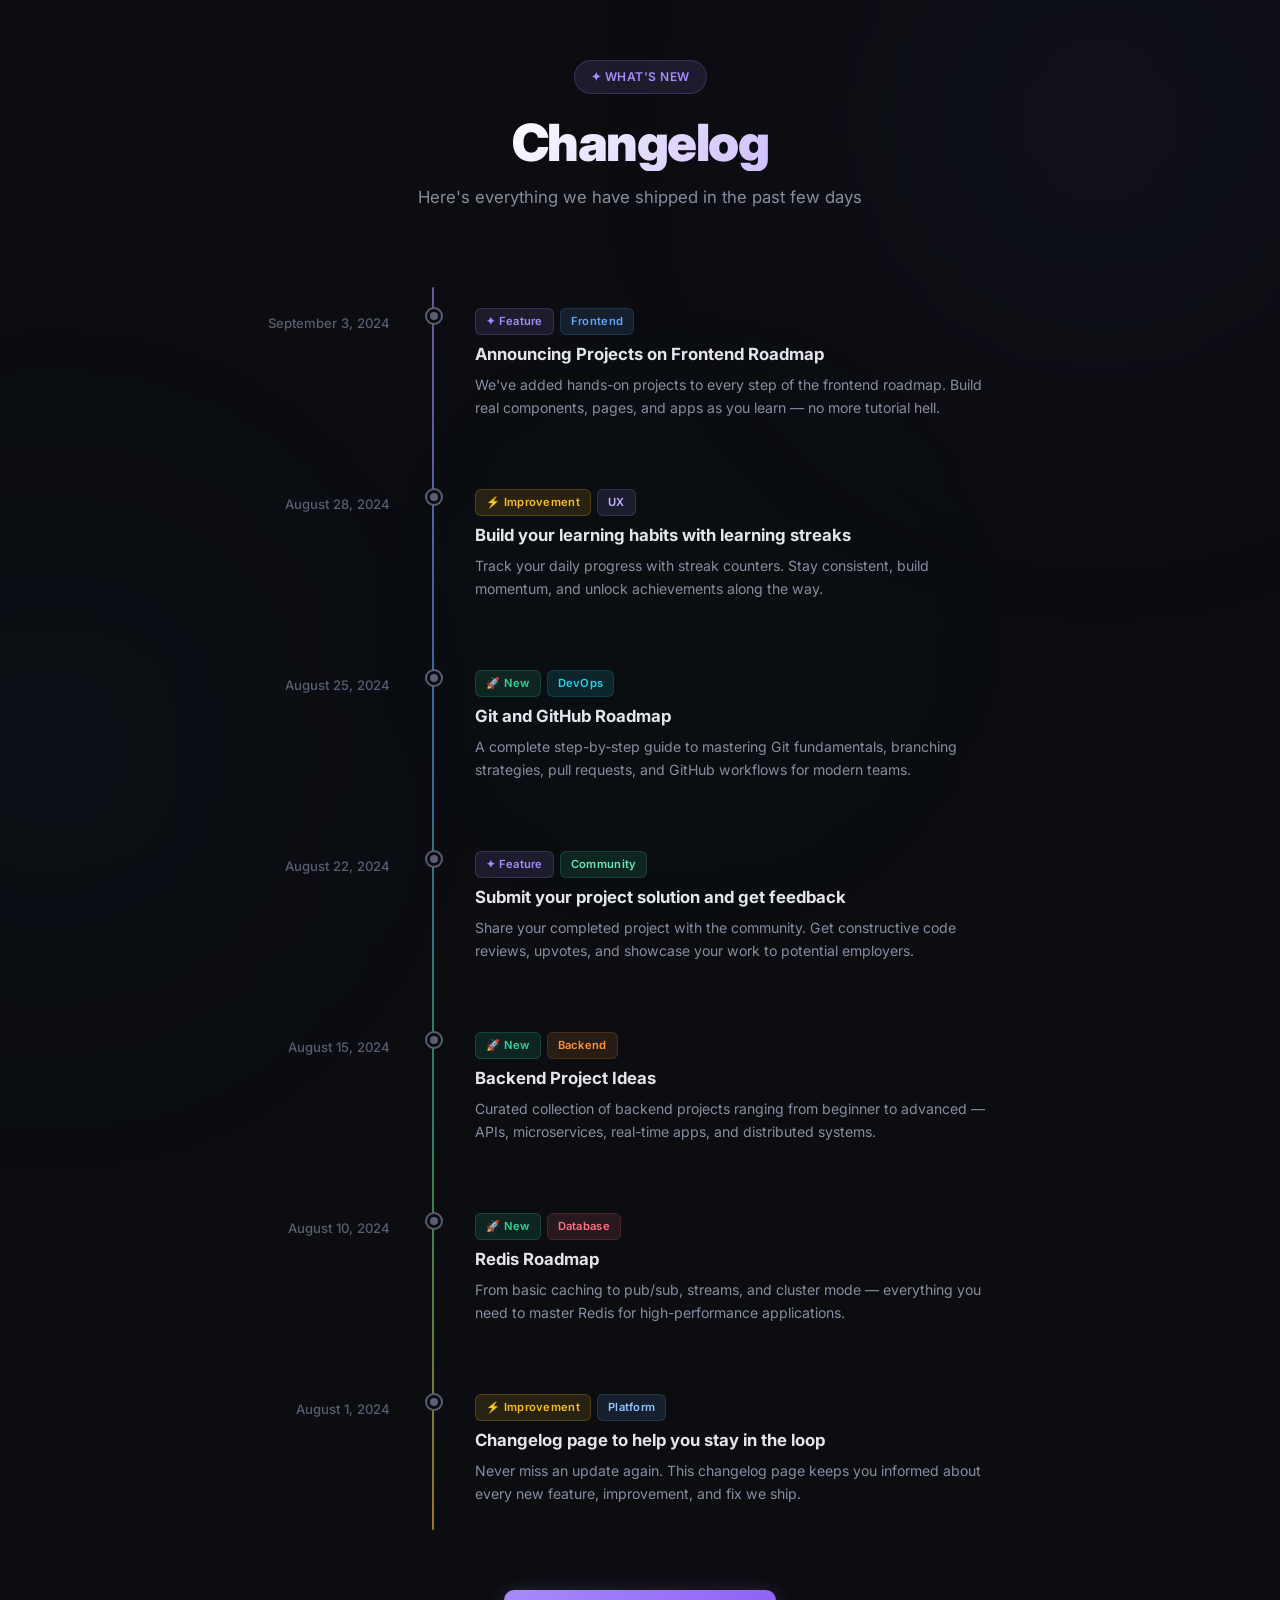
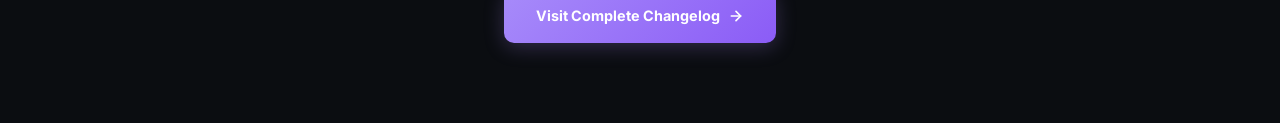
<file: changelog-component/index.html>
<!DOCTYPE html>
<html lang="en">
<head>
  <meta charset="UTF-8" />
  <meta name="viewport" content="width=device-width, initial-scale=1.0" />
  <title>Changelog — What's New</title>
  <meta name="description" content="Stay up to date with the latest changes, features, and improvements shipped to our platform." />
  <link rel="preconnect" href="https://fonts.googleapis.com" />
  <link rel="preconnect" href="https://fonts.gstatic.com" crossorigin />
  <link href="https://fonts.googleapis.com/css2?family=Inter:wght@300;400;500;600;700;800;900&display=swap" rel="stylesheet" />
  <link rel="stylesheet" href="style.css" />
</head>
<body>

  <!-- Ambient background -->
  <div class="bg-blur bg-blur--1"></div>
  <div class="bg-blur bg-blur--2"></div>
  <div class="bg-blur bg-blur--3"></div>

  <div class="wrapper">

    <!-- ─── HEADER ─── -->
    <header class="header">
      <div class="header__badge">✦ What's New</div>
      <h1 class="header__title">Changelog</h1>
      <p class="header__subtitle">Here's everything we have shipped in the past few days</p>
    </header>

    <!-- ─── TIMELINE ─── -->
    <div class="timeline">

      <!-- Entry 1 -->
      <article class="entry">
        <div class="entry__date-col">
          <time class="entry__date" datetime="2024-09-03">September 3, 2024</time>
        </div>
        <div class="entry__dot-col">
          <span class="entry__dot"></span>
        </div>
        <div class="entry__content">
          <div class="entry__tags">
            <span class="tag tag--feature">✦ Feature</span>
            <span class="tag tag--frontend">Frontend</span>
          </div>
          <h2 class="entry__title">Announcing Projects on Frontend Roadmap</h2>
          <p class="entry__desc">We've added hands-on projects to every step of the frontend roadmap. Build real components, pages, and apps as you learn — no more tutorial hell.</p>
        </div>
      </article>

      <!-- Entry 2 -->
      <article class="entry">
        <div class="entry__date-col">
          <time class="entry__date" datetime="2024-08-28">August 28, 2024</time>
        </div>
        <div class="entry__dot-col">
          <span class="entry__dot"></span>
        </div>
        <div class="entry__content">
          <div class="entry__tags">
            <span class="tag tag--improvement">⚡ Improvement</span>
            <span class="tag tag--ux">UX</span>
          </div>
          <h2 class="entry__title">Build your learning habits with learning streaks</h2>
          <p class="entry__desc">Track your daily progress with streak counters. Stay consistent, build momentum, and unlock achievements along the way.</p>
        </div>
      </article>

      <!-- Entry 3 -->
      <article class="entry">
        <div class="entry__date-col">
          <time class="entry__date" datetime="2024-08-25">August 25, 2024</time>
        </div>
        <div class="entry__dot-col">
          <span class="entry__dot"></span>
        </div>
        <div class="entry__content">
          <div class="entry__tags">
            <span class="tag tag--new">🚀 New</span>
            <span class="tag tag--devops">DevOps</span>
          </div>
          <h2 class="entry__title">Git and GitHub Roadmap</h2>
          <p class="entry__desc">A complete step-by-step guide to mastering Git fundamentals, branching strategies, pull requests, and GitHub workflows for modern teams.</p>
        </div>
      </article>

      <!-- Entry 4 -->
      <article class="entry">
        <div class="entry__date-col">
          <time class="entry__date" datetime="2024-08-22">August 22, 2024</time>
        </div>
        <div class="entry__dot-col">
          <span class="entry__dot"></span>
        </div>
        <div class="entry__content">
          <div class="entry__tags">
            <span class="tag tag--feature">✦ Feature</span>
            <span class="tag tag--community">Community</span>
          </div>
          <h2 class="entry__title">Submit your project solution and get feedback</h2>
          <p class="entry__desc">Share your completed project with the community. Get constructive code reviews, upvotes, and showcase your work to potential employers.</p>
        </div>
      </article>

      <!-- Entry 5 -->
      <article class="entry">
        <div class="entry__date-col">
          <time class="entry__date" datetime="2024-08-15">August 15, 2024</time>
        </div>
        <div class="entry__dot-col">
          <span class="entry__dot"></span>
        </div>
        <div class="entry__content">
          <div class="entry__tags">
            <span class="tag tag--new">🚀 New</span>
            <span class="tag tag--backend">Backend</span>
          </div>
          <h2 class="entry__title">Backend Project Ideas</h2>
          <p class="entry__desc">Curated collection of backend projects ranging from beginner to advanced — APIs, microservices, real-time apps, and distributed systems.</p>
        </div>
      </article>

      <!-- Entry 6 -->
      <article class="entry">
        <div class="entry__date-col">
          <time class="entry__date" datetime="2024-08-10">August 10, 2024</time>
        </div>
        <div class="entry__dot-col">
          <span class="entry__dot"></span>
        </div>
        <div class="entry__content">
          <div class="entry__tags">
            <span class="tag tag--new">🚀 New</span>
            <span class="tag tag--database">Database</span>
          </div>
          <h2 class="entry__title">Redis Roadmap</h2>
          <p class="entry__desc">From basic caching to pub/sub, streams, and cluster mode — everything you need to master Redis for high-performance applications.</p>
        </div>
      </article>

      <!-- Entry 7 -->
      <article class="entry">
        <div class="entry__date-col">
          <time class="entry__date" datetime="2024-08-01">August 1, 2024</time>
        </div>
        <div class="entry__dot-col">
          <span class="entry__dot"></span>
        </div>
        <div class="entry__content">
          <div class="entry__tags">
            <span class="tag tag--improvement">⚡ Improvement</span>
            <span class="tag tag--platform">Platform</span>
          </div>
          <h2 class="entry__title">Changelog page to help you stay in the loop</h2>
          <p class="entry__desc">Never miss an update again. This changelog page keeps you informed about every new feature, improvement, and fix we ship.</p>
        </div>
      </article>

    </div>

    <!-- ─── CTA ─── -->
    <div class="cta">
      <a href="#" class="cta__btn">
        <span>Visit Complete Changelog</span>
        <svg width="16" height="16" viewBox="0 0 24 24" fill="none" stroke="currentColor" stroke-width="2.5" stroke-linecap="round" stroke-linejoin="round"><path d="M5 12h14"/><path d="m12 5 7 7-7 7"/></svg>
      </a>
    </div>

  </div>

  <script>
    // Intersection Observer for scroll-reveal animations
    const observer = new IntersectionObserver((entries) => {
      entries.forEach(entry => {
        if (entry.isIntersecting) {
          entry.target.classList.add('visible');
          observer.unobserve(entry.target);
        }
      });
    }, { threshold: 0.15, rootMargin: '0px 0px -40px 0px' });

    document.querySelectorAll('.entry').forEach(el => observer.observe(el));
  </script>

</body>
</html>
</file>
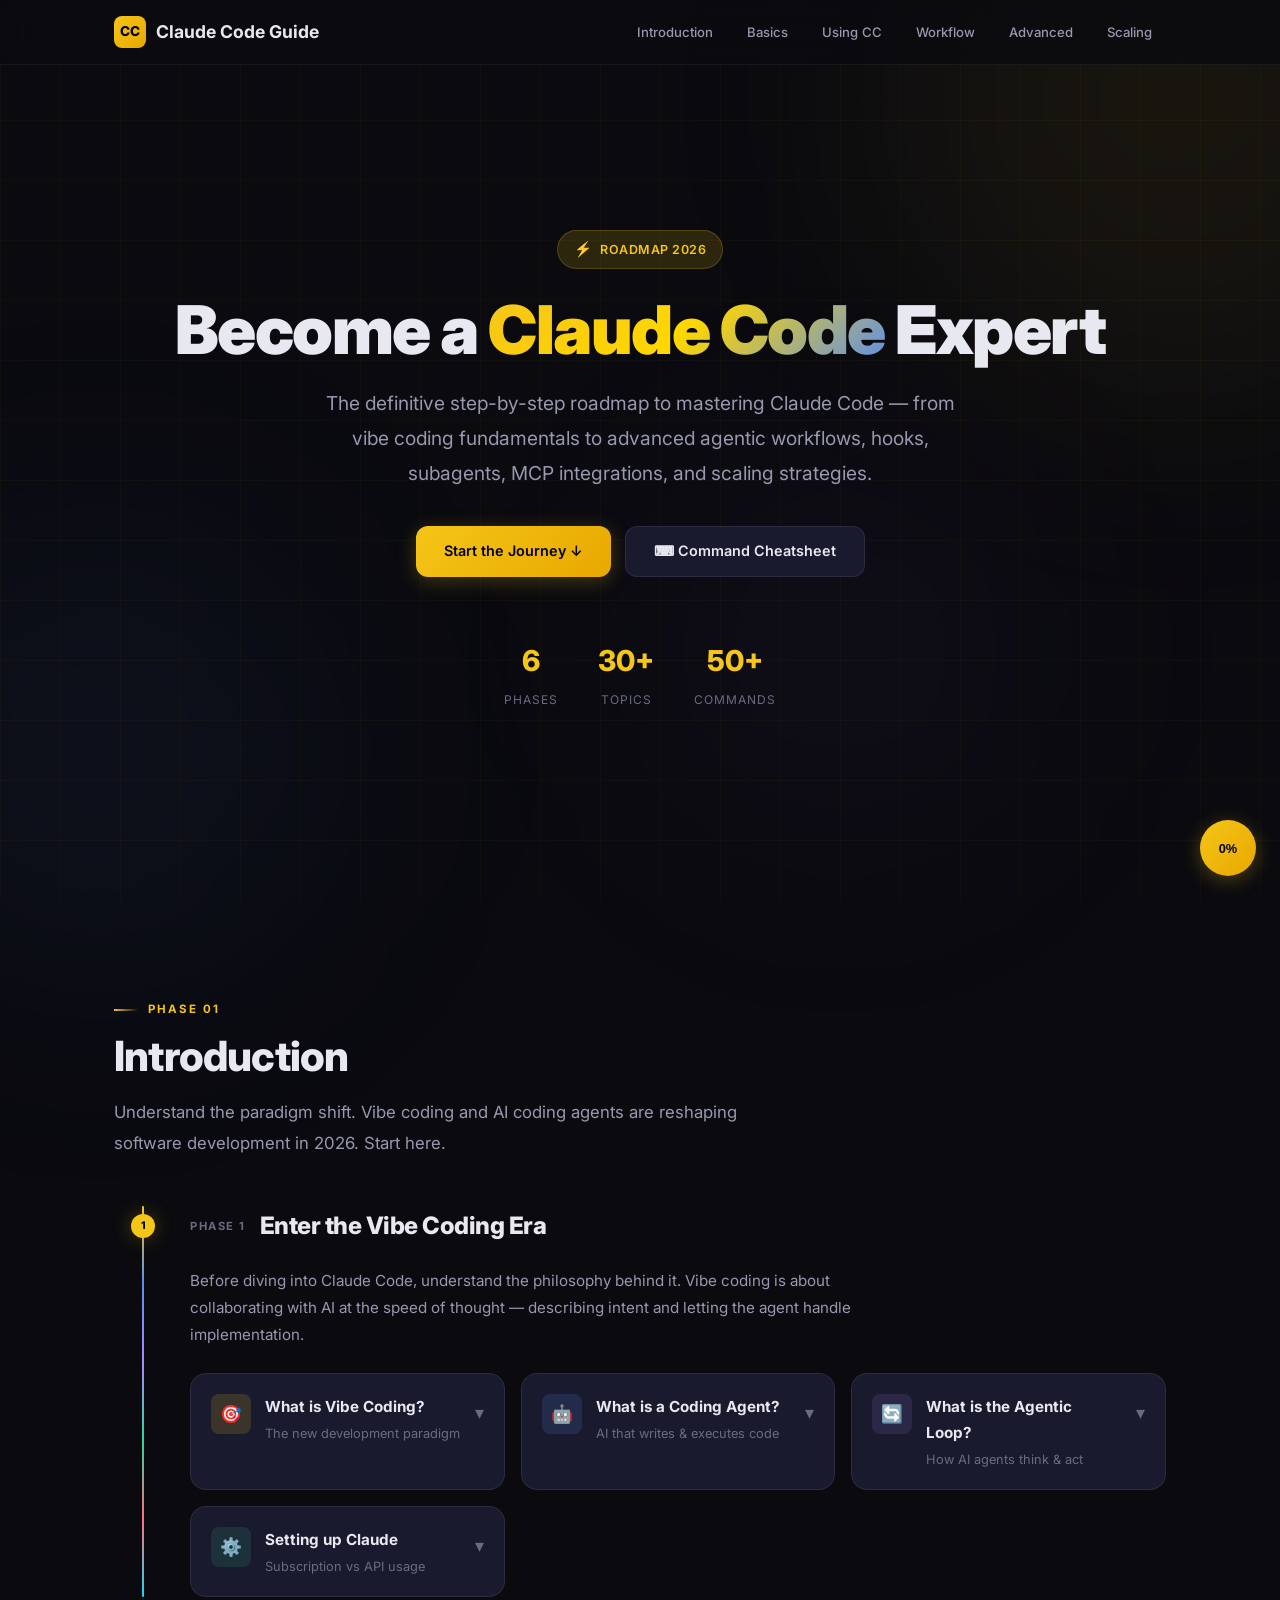
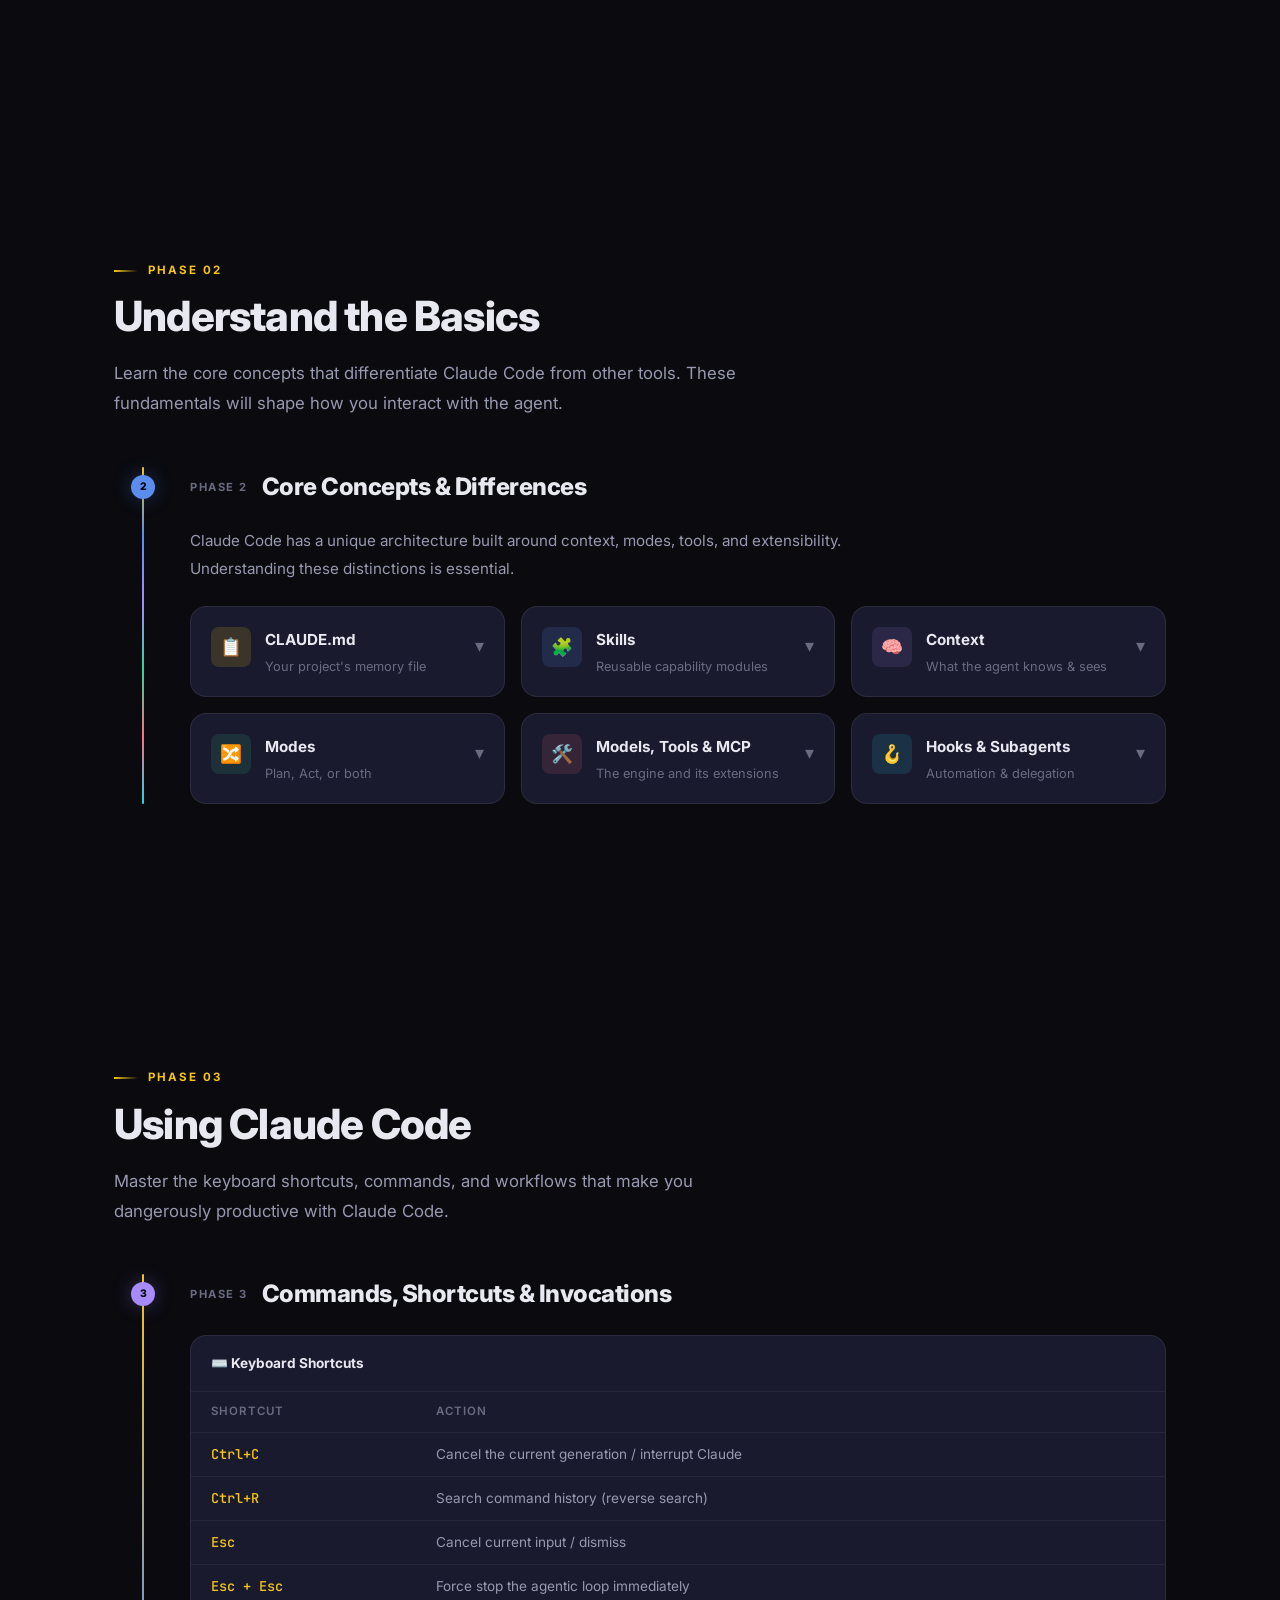
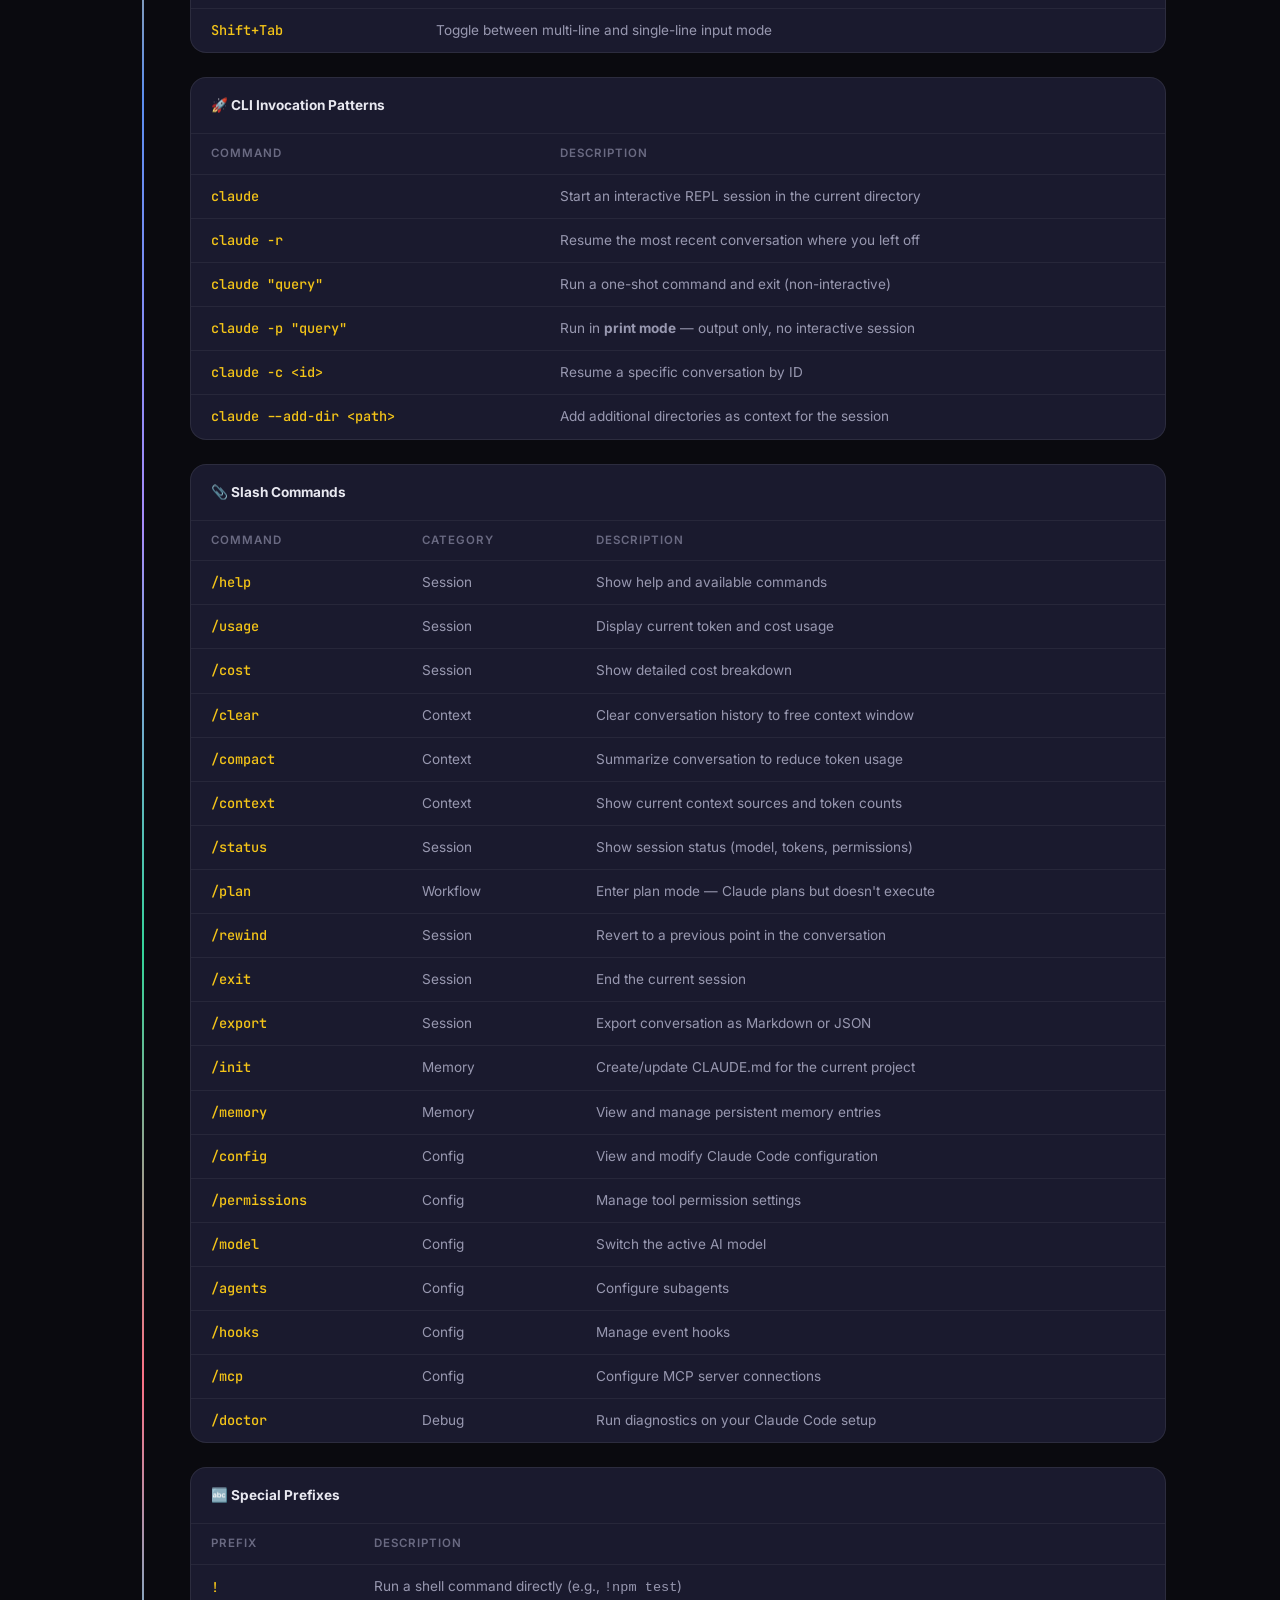
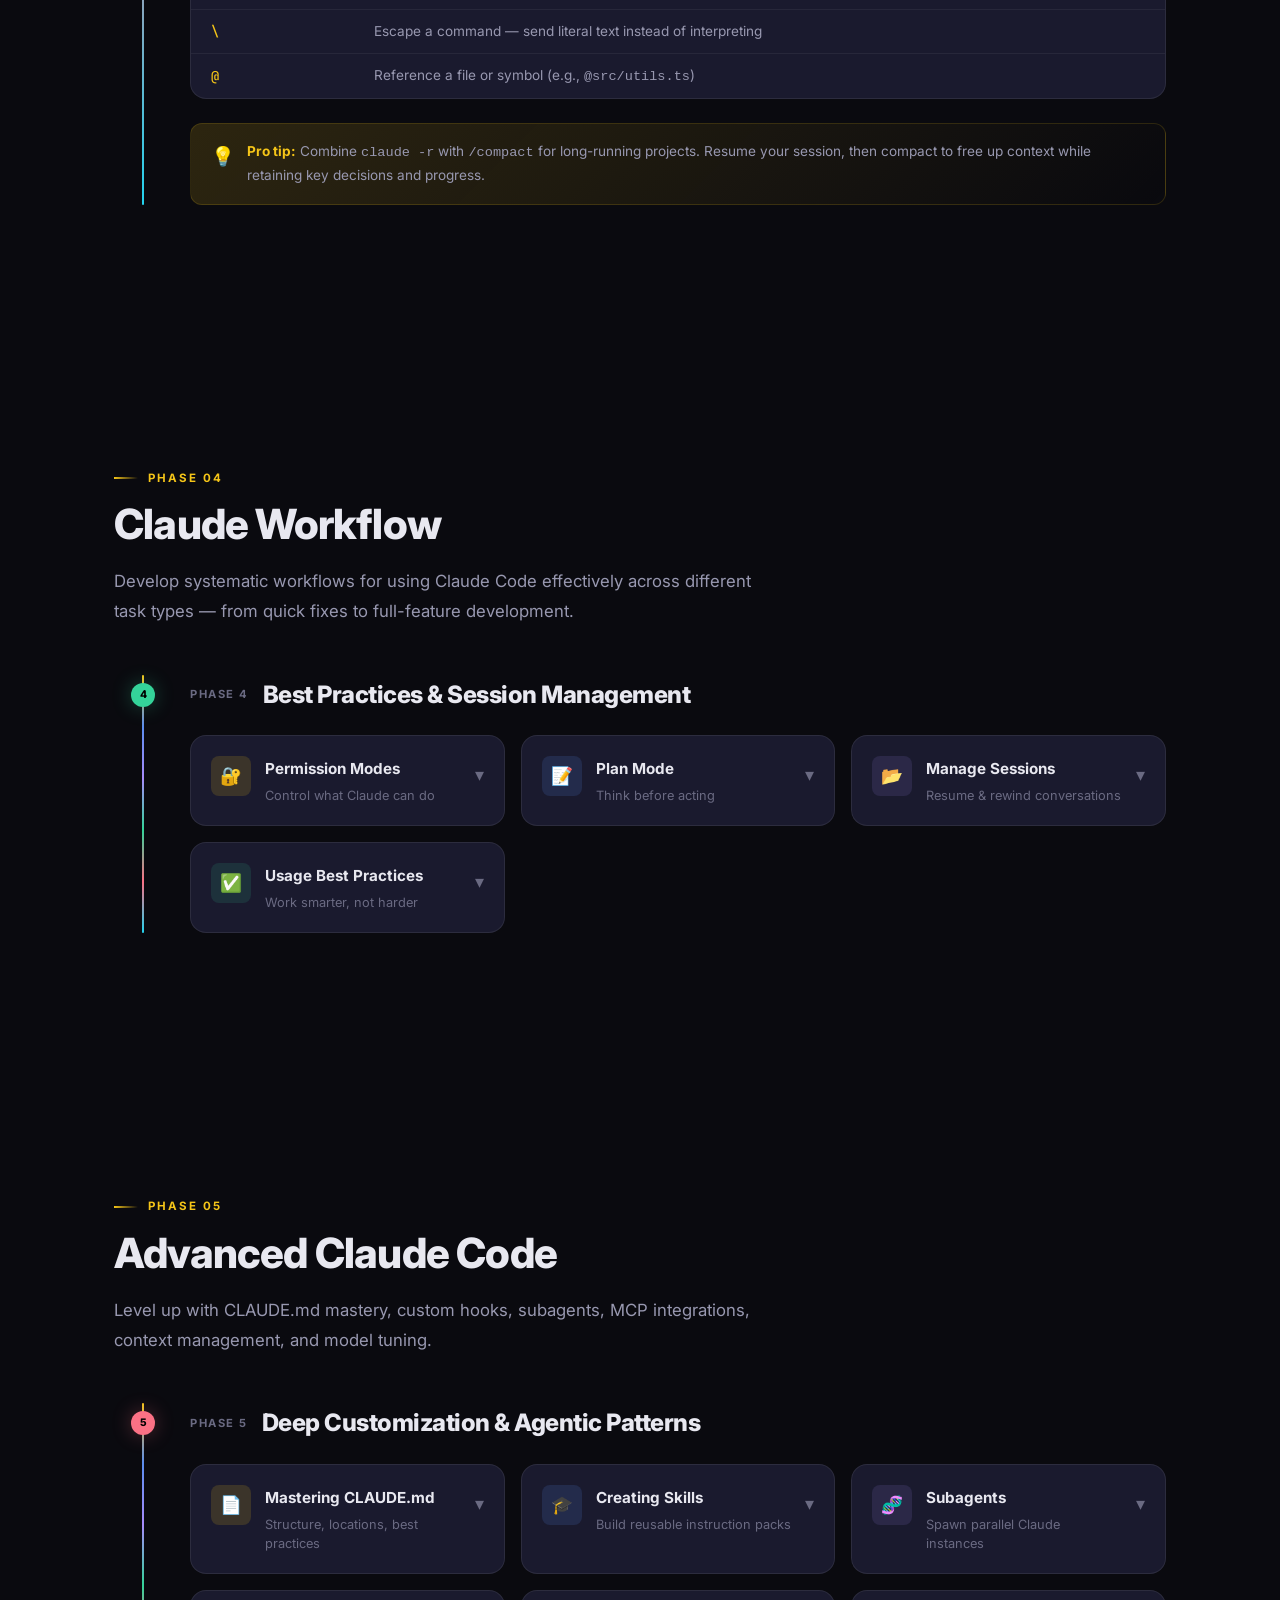
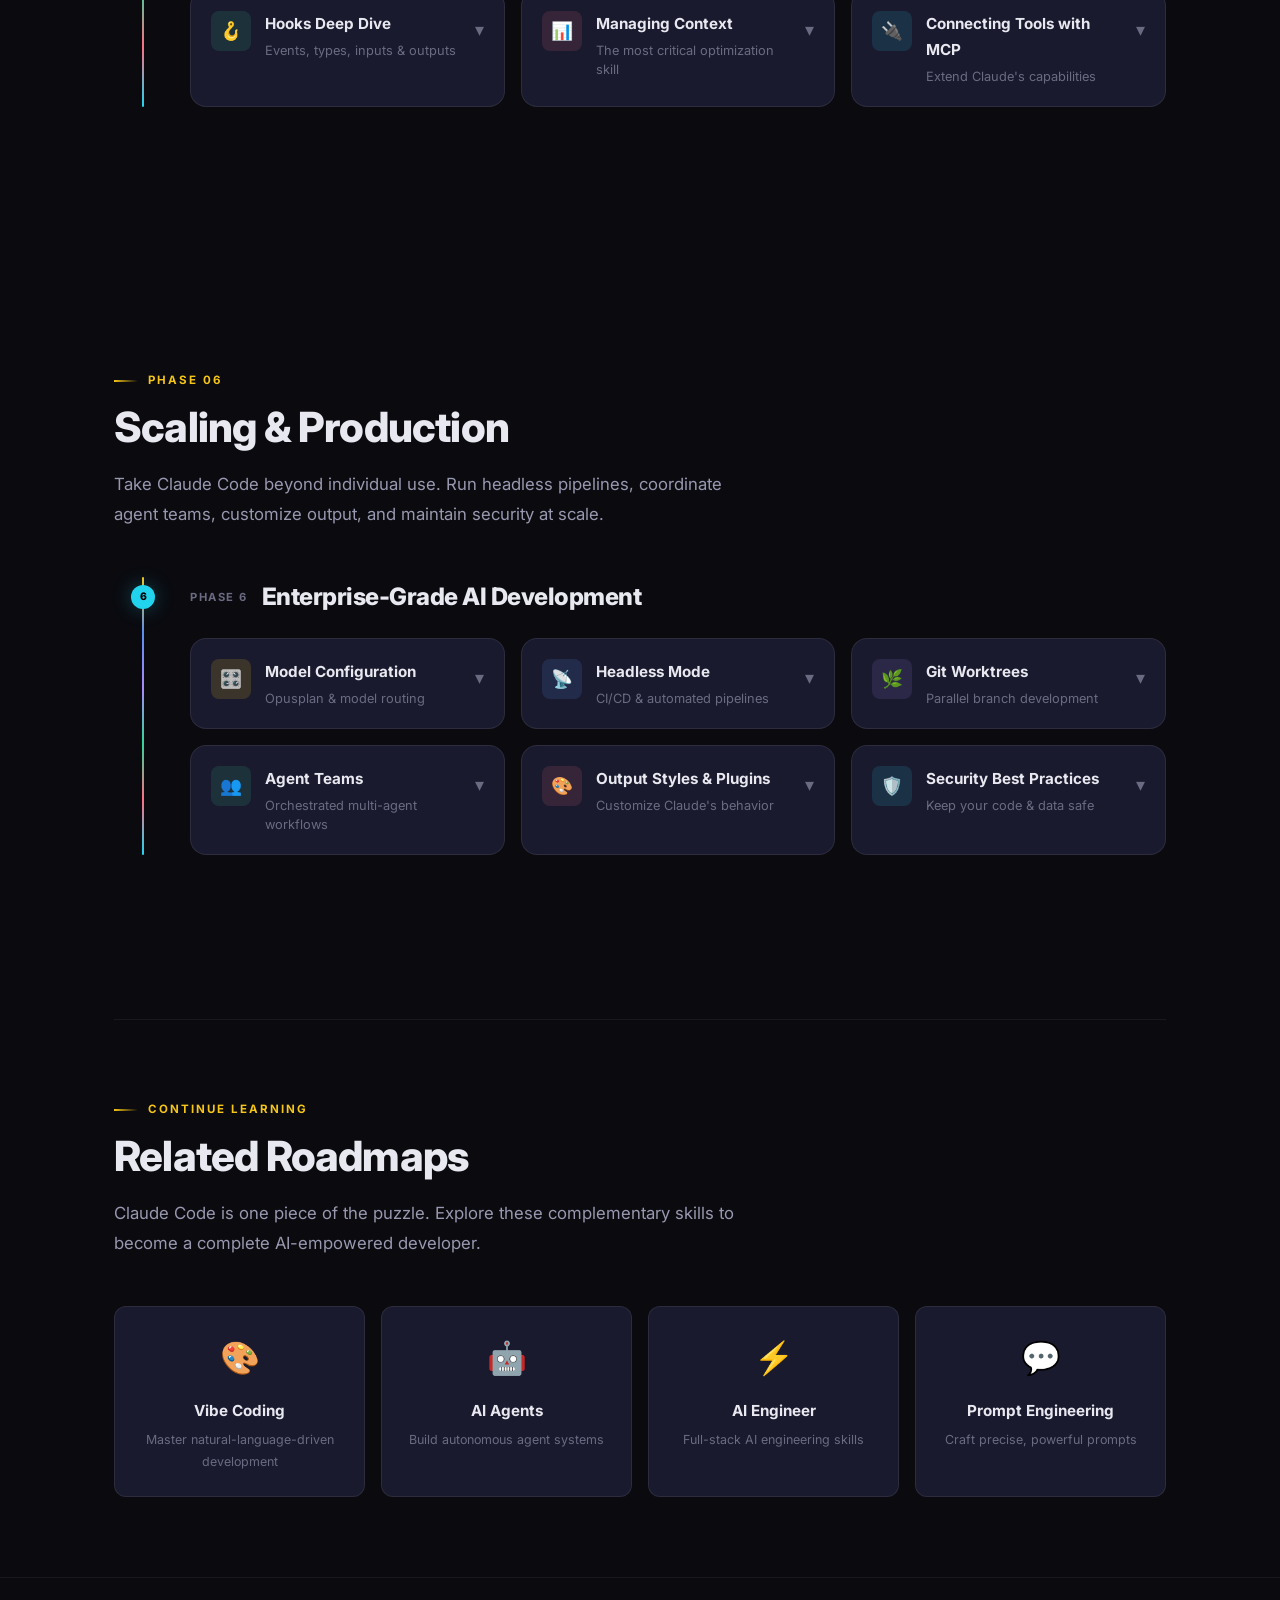
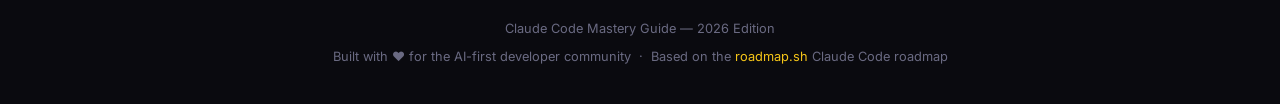
<file: claude-code-guide/index.html>
<!DOCTYPE html>
<html lang="en">
<head>
  <meta charset="UTF-8" />
  <meta name="viewport" content="width=device-width, initial-scale=1.0" />
  <title>Claude Code Mastery — Step-by-Step Guide 2026</title>
  <meta name="description" content="The definitive step-by-step roadmap to becoming a Claude Code expert in 2026. Master vibe coding, agentic workflows, CLAUDE.md, hooks, subagents, MCP, and more." />
  <link rel="preconnect" href="https://fonts.googleapis.com" />
  <link rel="preconnect" href="https://fonts.gstatic.com" crossorigin />
  <link href="https://fonts.googleapis.com/css2?family=Inter:wght@300;400;500;600;700;800;900&family=JetBrains+Mono:wght@400;500;600&display=swap" rel="stylesheet" />
  <style>
    /* ═══════════════════════════════════════════
       CSS CUSTOM PROPERTIES
    ═══════════════════════════════════════════ */
    :root {
      --bg-primary: #0a0a0f;
      --bg-secondary: #12121a;
      --bg-card: #1a1a2e;
      --bg-card-hover: #222240;
      --bg-glass: rgba(26, 26, 46, 0.6);
      --text-primary: #e8e8f0;
      --text-secondary: #9898b0;
      --text-muted: #6a6a82;
      --accent-gold: #f5c518;
      --accent-gold-dim: rgba(245, 197, 24, 0.15);
      --accent-gold-glow: rgba(245, 197, 24, 0.3);
      --accent-blue: #5b8def;
      --accent-blue-dim: rgba(91, 141, 239, 0.15);
      --accent-purple: #a78bfa;
      --accent-purple-dim: rgba(167, 139, 250, 0.12);
      --accent-green: #34d399;
      --accent-green-dim: rgba(52, 211, 153, 0.12);
      --accent-rose: #fb7185;
      --accent-rose-dim: rgba(251, 113, 133, 0.12);
      --accent-cyan: #22d3ee;
      --accent-cyan-dim: rgba(34, 211, 238, 0.12);
      --border-subtle: rgba(255, 255, 255, 0.06);
      --border-card: rgba(255, 255, 255, 0.08);
      --radius-sm: 8px;
      --radius-md: 12px;
      --radius-lg: 16px;
      --radius-xl: 24px;
      --shadow-card: 0 4px 24px rgba(0,0,0,0.3);
      --shadow-glow: 0 0 30px rgba(245, 197, 24, 0.08);
      --font-sans: 'Inter', -apple-system, BlinkMacSystemFont, sans-serif;
      --font-mono: 'JetBrains Mono', 'Fira Code', monospace;
      --transition-fast: 0.2s cubic-bezier(0.4, 0, 0.2, 1);
      --transition-smooth: 0.4s cubic-bezier(0.4, 0, 0.2, 1);
    }

    /* ═══════════════════════════════════════════
       RESET & BASE
    ═══════════════════════════════════════════ */
    *, *::before, *::after { box-sizing: border-box; margin: 0; padding: 0; }

    html {
      scroll-behavior: smooth;
      font-size: 16px;
      scrollbar-width: thin;
      scrollbar-color: var(--accent-gold-dim) var(--bg-primary);
    }

    body {
      font-family: var(--font-sans);
      background: var(--bg-primary);
      color: var(--text-primary);
      line-height: 1.7;
      overflow-x: hidden;
      -webkit-font-smoothing: antialiased;
    }

    ::-webkit-scrollbar { width: 6px; }
    ::-webkit-scrollbar-track { background: var(--bg-primary); }
    ::-webkit-scrollbar-thumb { background: var(--accent-gold-dim); border-radius: 3px; }

    a { color: var(--accent-blue); text-decoration: none; transition: color var(--transition-fast); }
    a:hover { color: var(--accent-gold); }

    /* ═══════════════════════════════════════════
       ANIMATED BACKGROUND
    ═══════════════════════════════════════════ */
    .bg-grid {
      position: fixed; inset: 0; z-index: 0; pointer-events: none;
      background-image:
        linear-gradient(rgba(245,197,24,0.03) 1px, transparent 1px),
        linear-gradient(90deg, rgba(245,197,24,0.03) 1px, transparent 1px);
      background-size: 60px 60px;
      animation: gridDrift 20s linear infinite;
    }
    @keyframes gridDrift {
      0% { transform: translate(0,0); }
      100% { transform: translate(60px,60px); }
    }

    .bg-orb {
      position: fixed; border-radius: 50%; filter: blur(120px); pointer-events: none; z-index: 0;
    }
    .bg-orb--gold { width: 600px; height: 600px; background: rgba(245,197,24,0.06); top: -200px; right: -200px; animation: orbFloat 15s ease-in-out infinite; }
    .bg-orb--blue { width: 500px; height: 500px; background: rgba(91,141,239,0.05); bottom: -100px; left: -150px; animation: orbFloat 18s ease-in-out infinite reverse; }
    .bg-orb--purple { width: 400px; height: 400px; background: rgba(167,139,250,0.04); top: 50%; left: 50%; animation: orbFloat 22s ease-in-out infinite 3s; }
    @keyframes orbFloat {
      0%, 100% { transform: translate(0, 0) scale(1); }
      33% { transform: translate(40px, -30px) scale(1.05); }
      66% { transform: translate(-30px, 20px) scale(0.95); }
    }

    /* ═══════════════════════════════════════════
       LAYOUT
    ═══════════════════════════════════════════ */
    .container { max-width: 1100px; margin: 0 auto; padding: 0 24px; position: relative; z-index: 1; }

    /* ═══════════════════════════════════════════
       NAVIGATION
    ═══════════════════════════════════════════ */
    .nav {
      position: fixed; top: 0; left: 0; right: 0; z-index: 100;
      background: rgba(10, 10, 15, 0.8); backdrop-filter: blur(20px) saturate(1.5);
      border-bottom: 1px solid var(--border-subtle);
      transition: all var(--transition-smooth);
    }
    .nav.scrolled { box-shadow: 0 4px 30px rgba(0,0,0,0.4); }
    .nav__inner {
      max-width: 1100px; margin: 0 auto; padding: 0 24px;
      display: flex; align-items: center; justify-content: space-between; height: 64px;
    }
    .nav__brand {
      display: flex; align-items: center; gap: 10px;
      font-weight: 700; font-size: 1.1rem; color: var(--text-primary);
    }
    .nav__brand-icon {
      width: 32px; height: 32px; border-radius: var(--radius-sm);
      background: linear-gradient(135deg, var(--accent-gold), #e8a800);
      display: flex; align-items: center; justify-content: center;
      font-size: 0.85rem; color: #000; font-weight: 800;
    }
    .nav__links { display: flex; gap: 6px; list-style: none; }
    .nav__links a {
      padding: 6px 14px; border-radius: var(--radius-sm);
      font-size: 0.82rem; font-weight: 500; color: var(--text-secondary);
      transition: all var(--transition-fast);
    }
    .nav__links a:hover, .nav__links a.active {
      background: var(--accent-gold-dim); color: var(--accent-gold);
    }
    .nav__progress {
      position: absolute; bottom: 0; left: 0; height: 2px;
      background: linear-gradient(90deg, var(--accent-gold), var(--accent-blue));
      transition: width 0.1s linear; width: 0;
    }

    /* Mobile nav */
    .nav__toggle { display: none; background: none; border: none; color: var(--text-primary); cursor: pointer; font-size: 1.4rem; }
    @media (max-width: 768px) {
      .nav__toggle { display: block; }
      .nav__links {
        position: fixed; top: 64px; left: 0; right: 0;
        background: rgba(10, 10, 15, 0.95); backdrop-filter: blur(20px);
        flex-direction: column; padding: 16px;
        transform: translateY(-100%); opacity: 0; pointer-events: none;
        transition: all var(--transition-smooth);
      }
      .nav__links.open { transform: translateY(0); opacity: 1; pointer-events: all; }
      .nav__links a { padding: 12px 16px; font-size: 0.95rem; }
    }

    /* ═══════════════════════════════════════════
       HERO
    ═══════════════════════════════════════════ */
    .hero {
      min-height: 100vh; display: flex; align-items: center; justify-content: center;
      text-align: center; padding: 120px 24px 80px;
      position: relative; overflow: hidden;
    }
    .hero__badge {
      display: inline-flex; align-items: center; gap: 8px;
      background: var(--accent-gold-dim); border: 1px solid rgba(245,197,24,0.2);
      padding: 6px 16px; border-radius: 40px;
      font-size: 0.78rem; font-weight: 600; color: var(--accent-gold);
      margin-bottom: 24px; letter-spacing: 0.5px; text-transform: uppercase;
      animation: fadeInUp 0.8s ease both;
    }
    .hero__badge span { font-size: 0.9rem; }
    .hero__title {
      font-size: clamp(2.4rem, 6vw, 4.2rem); font-weight: 900;
      line-height: 1.1; margin-bottom: 20px; letter-spacing: -1.5px;
      animation: fadeInUp 0.8s ease 0.15s both;
    }
    .hero__title .gradient-text {
      background: linear-gradient(135deg, var(--accent-gold), #ffd700, var(--accent-blue));
      -webkit-background-clip: text; -webkit-text-fill-color: transparent;
      background-clip: text;
    }
    .hero__subtitle {
      font-size: clamp(1rem, 2vw, 1.2rem); color: var(--text-secondary);
      max-width: 640px; margin: 0 auto 36px; line-height: 1.8; font-weight: 400;
      animation: fadeInUp 0.8s ease 0.3s both;
    }
    .hero__actions {
      display: flex; gap: 14px; justify-content: center; flex-wrap: wrap;
      animation: fadeInUp 0.8s ease 0.45s both;
    }
    .btn {
      padding: 12px 28px; border-radius: var(--radius-md); font-weight: 600;
      font-size: 0.9rem; cursor: pointer; border: none;
      transition: all var(--transition-fast); display: inline-flex; align-items: center; gap: 8px;
    }
    .btn--primary {
      background: linear-gradient(135deg, var(--accent-gold), #e8a800);
      color: #000; box-shadow: 0 4px 20px rgba(245,197,24,0.25);
    }
    .btn--primary:hover { transform: translateY(-2px); box-shadow: 0 8px 30px rgba(245,197,24,0.35); color: #000; }
    .btn--ghost {
      background: var(--bg-card); color: var(--text-primary);
      border: 1px solid var(--border-card);
    }
    .btn--ghost:hover { border-color: var(--accent-gold); color: var(--accent-gold); transform: translateY(-2px); }

    .hero__stats {
      display: flex; gap: 40px; justify-content: center; margin-top: 60px;
      animation: fadeInUp 0.8s ease 0.6s both;
    }
    .hero__stat { text-align: center; }
    .hero__stat-value { font-size: 1.8rem; font-weight: 800; color: var(--accent-gold); }
    .hero__stat-label { font-size: 0.75rem; color: var(--text-muted); text-transform: uppercase; letter-spacing: 1px; margin-top: 4px; }

    @keyframes fadeInUp {
      from { opacity: 0; transform: translateY(30px); }
      to { opacity: 1; transform: translateY(0); }
    }

    /* ═══════════════════════════════════════════
       SECTION COMMON
    ═══════════════════════════════════════════ */
    .section { padding: 100px 0; }
    .section__eyebrow {
      font-size: 0.72rem; font-weight: 700; text-transform: uppercase;
      letter-spacing: 2px; color: var(--accent-gold); margin-bottom: 12px;
      display: flex; align-items: center; gap: 10px;
    }
    .section__eyebrow::before {
      content: ''; width: 24px; height: 2px;
      background: linear-gradient(90deg, var(--accent-gold), transparent);
    }
    .section__title {
      font-size: clamp(1.8rem, 4vw, 2.6rem); font-weight: 800;
      letter-spacing: -0.8px; margin-bottom: 16px; line-height: 1.2;
    }
    .section__desc {
      font-size: 1.05rem; color: var(--text-secondary); max-width: 650px;
      margin-bottom: 48px; line-height: 1.8;
    }

    /* ═══════════════════════════════════════════
       TIMELINE
    ═══════════════════════════════════════════ */
    .timeline { position: relative; }
    .timeline::before {
      content: ''; position: absolute; left: 28px; top: 0; bottom: 0; width: 2px;
      background: linear-gradient(180deg, var(--accent-gold), var(--accent-blue), var(--accent-purple), var(--accent-green), var(--accent-rose), var(--accent-cyan));
      border-radius: 2px;
    }
    @media (max-width: 600px) { .timeline::before { left: 18px; } }

    /* ═══════════════════════════════════════════
       PHASE CARD
    ═══════════════════════════════════════════ */
    .phase {
      position: relative; padding-left: 76px; margin-bottom: 64px;
      opacity: 0; transform: translateY(40px);
      transition: all 0.6s cubic-bezier(0.4, 0, 0.2, 1);
    }
    .phase.visible { opacity: 1; transform: translateY(0); }
    @media (max-width: 600px) { .phase { padding-left: 56px; } }

    .phase__dot {
      position: absolute; left: 17px; top: 8px; width: 24px; height: 24px;
      border-radius: 50%; display: flex; align-items: center; justify-content: center;
      font-size: 0.65rem; font-weight: 800; color: #000; z-index: 2;
      box-shadow: 0 0 20px var(--accent-gold-glow);
    }
    @media (max-width: 600px) { .phase__dot { left: 7px; } }

    .phase__dot--1 { background: var(--accent-gold); }
    .phase__dot--2 { background: var(--accent-blue); box-shadow: 0 0 20px rgba(91,141,239,0.3); }
    .phase__dot--3 { background: var(--accent-purple); box-shadow: 0 0 20px rgba(167,139,250,0.3); }
    .phase__dot--4 { background: var(--accent-green); box-shadow: 0 0 20px rgba(52,211,153,0.3); }
    .phase__dot--5 { background: var(--accent-rose); box-shadow: 0 0 20px rgba(251,113,133,0.3); }
    .phase__dot--6 { background: var(--accent-cyan); box-shadow: 0 0 20px rgba(34,211,238,0.3); }

    .phase__header {
      display: flex; align-items: center; gap: 14px; margin-bottom: 20px;
      flex-wrap: wrap;
    }
    .phase__number {
      font-size: 0.7rem; font-weight: 700; text-transform: uppercase;
      letter-spacing: 1.5px; color: var(--text-muted);
    }
    .phase__title {
      font-size: 1.5rem; font-weight: 800; letter-spacing: -0.5px;
    }
    .phase__description {
      color: var(--text-secondary); margin-bottom: 24px; font-size: 0.95rem;
      line-height: 1.8; max-width: 700px;
    }

    /* ═══════════════════════════════════════════
       TOPIC CARDS
    ═══════════════════════════════════════════ */
    .topics { display: grid; grid-template-columns: repeat(auto-fill, minmax(280px, 1fr)); gap: 16px; }

    .topic {
      background: var(--bg-card); border: 1px solid var(--border-card);
      border-radius: var(--radius-lg); overflow: hidden;
      transition: all var(--transition-smooth); cursor: pointer;
    }
    .topic:hover {
      border-color: rgba(245,197,24,0.2);
      transform: translateY(-4px);
      box-shadow: var(--shadow-card), var(--shadow-glow);
    }

    .topic__header {
      padding: 20px; display: flex; align-items: flex-start; gap: 14px;
    }
    .topic__icon {
      width: 40px; height: 40px; min-width: 40px; border-radius: var(--radius-sm);
      display: flex; align-items: center; justify-content: center; font-size: 1.1rem;
    }
    .topic__icon--gold { background: var(--accent-gold-dim); }
    .topic__icon--blue { background: var(--accent-blue-dim); }
    .topic__icon--purple { background: var(--accent-purple-dim); }
    .topic__icon--green { background: var(--accent-green-dim); }
    .topic__icon--rose { background: var(--accent-rose-dim); }
    .topic__icon--cyan { background: var(--accent-cyan-dim); }

    .topic__info { flex: 1; min-width: 0; }
    .topic__name { font-weight: 700; font-size: 0.95rem; margin-bottom: 4px; }
    .topic__desc { font-size: 0.8rem; color: var(--text-muted); line-height: 1.5; }

    .topic__toggle {
      color: var(--text-muted); font-size: 1.1rem; transition: transform var(--transition-fast);
      margin-top: 4px;
    }
    .topic.open .topic__toggle { transform: rotate(180deg); }

    .topic__body {
      max-height: 0; overflow: hidden;
      transition: max-height 0.5s cubic-bezier(0.4, 0, 0.2, 1);
    }
    .topic.open .topic__body { max-height: 800px; }
    .topic__content {
      padding: 0 20px 20px;
      border-top: 1px solid var(--border-subtle);
    }
    .topic__content ul {
      list-style: none; padding: 0; margin-top: 14px;
    }
    .topic__content li {
      padding: 8px 0; display: flex; align-items: flex-start; gap: 10px;
      font-size: 0.88rem; color: var(--text-secondary); line-height: 1.6;
    }
    .topic__content li::before {
      content: '▸'; color: var(--accent-gold); font-weight: 700;
      margin-top: 1px; min-width: 12px;
    }

    /* Code blocks inside topics */
    .topic__content code, .code-tag {
      font-family: var(--font-mono); background: rgba(245,197,24,0.08);
      color: var(--accent-gold); padding: 2px 7px; border-radius: 4px;
      font-size: 0.8rem; font-weight: 500;
    }

    .tag-grid {
      display: flex; flex-wrap: wrap; gap: 8px; margin-top: 14px;
    }
    .tag {
      padding: 5px 12px; border-radius: 6px; font-size: 0.78rem;
      font-family: var(--font-mono); font-weight: 500;
      background: var(--bg-secondary); border: 1px solid var(--border-card);
      color: var(--text-secondary); transition: all var(--transition-fast);
    }
    .tag:hover { border-color: var(--accent-gold); color: var(--accent-gold); }
    .tag--gold { background: var(--accent-gold-dim); color: var(--accent-gold); border-color: rgba(245,197,24,0.2); }
    .tag--blue { background: var(--accent-blue-dim); color: var(--accent-blue); border-color: rgba(91,141,239,0.2); }
    .tag--purple { background: var(--accent-purple-dim); color: var(--accent-purple); border-color: rgba(167,139,250,0.2); }
    .tag--green { background: var(--accent-green-dim); color: var(--accent-green); border-color: rgba(52,211,153,0.2); }

    /* ═══════════════════════════════════════════
       CHEATSHEET TABLE
    ═══════════════════════════════════════════ */
    .cheatsheet {
      background: var(--bg-card); border: 1px solid var(--border-card);
      border-radius: var(--radius-lg); overflow: hidden; margin-top: 16px;
    }
    .cheatsheet__title {
      padding: 16px 20px; font-weight: 700; font-size: 0.85rem;
      border-bottom: 1px solid var(--border-subtle);
      display: flex; align-items: center; gap: 8px;
    }
    .cheatsheet table { width: 100%; border-collapse: collapse; }
    .cheatsheet th {
      text-align: left; padding: 10px 20px; font-size: 0.72rem;
      font-weight: 600; text-transform: uppercase; letter-spacing: 1px;
      color: var(--text-muted); border-bottom: 1px solid var(--border-subtle);
    }
    .cheatsheet td {
      padding: 10px 20px; font-size: 0.85rem; color: var(--text-secondary);
      border-bottom: 1px solid var(--border-subtle);
    }
    .cheatsheet tr:last-child td { border-bottom: none; }
    .cheatsheet tr:hover td { background: rgba(255,255,255,0.02); }
    .cheatsheet td:first-child { font-family: var(--font-mono); color: var(--accent-gold); font-weight: 500; }

    /* ═══════════════════════════════════════════
       PRO TIP CARDS
    ═══════════════════════════════════════════ */
    .tip {
      background: linear-gradient(135deg, var(--accent-gold-dim), transparent);
      border: 1px solid rgba(245,197,24,0.15); border-radius: var(--radius-md);
      padding: 16px 20px; margin-top: 16px;
      display: flex; align-items: flex-start; gap: 12px;
    }
    .tip__icon { font-size: 1.2rem; min-width: 24px; }
    .tip__text { font-size: 0.85rem; color: var(--text-secondary); line-height: 1.7; }
    .tip__text strong { color: var(--accent-gold); }

    /* ═══════════════════════════════════════════
       RELATED ROADMAPS (FOOTER)
    ═══════════════════════════════════════════ */
    .related {
      padding: 80px 0; border-top: 1px solid var(--border-subtle);
    }
    .related__grid {
      display: grid; grid-template-columns: repeat(auto-fill, minmax(220px, 1fr)); gap: 16px;
    }
    .related__card {
      background: var(--bg-card); border: 1px solid var(--border-card);
      border-radius: var(--radius-md); padding: 24px; text-align: center;
      transition: all var(--transition-smooth);
    }
    .related__card:hover {
      border-color: var(--accent-gold); transform: translateY(-4px);
      box-shadow: var(--shadow-card);
    }
    .related__card-icon { font-size: 2rem; margin-bottom: 12px; }
    .related__card-title { font-weight: 700; font-size: 0.95rem; margin-bottom: 6px; }
    .related__card-desc { font-size: 0.78rem; color: var(--text-muted); }

    /* ═══════════════════════════════════════════
       FOOTER
    ═══════════════════════════════════════════ */
    .footer {
      padding: 40px 0; border-top: 1px solid var(--border-subtle);
      text-align: center; color: var(--text-muted); font-size: 0.8rem;
    }
    .footer a { color: var(--accent-gold); }

    /* ═══════════════════════════════════════════
       PROGRESS TRACKER (SIDEBAR)
    ═══════════════════════════════════════════ */
    .progress-fab {
      position: fixed; bottom: 24px; right: 24px; z-index: 90;
      width: 56px; height: 56px; border-radius: 50%;
      background: linear-gradient(135deg, var(--accent-gold), #e8a800);
      border: none; cursor: pointer; display: flex; align-items: center;
      justify-content: center; box-shadow: 0 4px 20px rgba(245,197,24,0.3);
      transition: all var(--transition-fast); color: #000; font-weight: 800;
      font-size: 0.8rem;
    }
    .progress-fab:hover { transform: scale(1.08); }

    /* back to top */
    .back-to-top {
      position: fixed; bottom: 24px; right: 90px; z-index: 90;
      width: 44px; height: 44px; border-radius: 50%;
      background: var(--bg-card); border: 1px solid var(--border-card);
      cursor: pointer; display: flex; align-items: center; justify-content: center;
      transition: all var(--transition-fast); color: var(--text-secondary);
      font-size: 1.1rem; opacity: 0; pointer-events: none;
    }
    .back-to-top.visible { opacity: 1; pointer-events: all; }
    .back-to-top:hover { border-color: var(--accent-gold); color: var(--accent-gold); }

    /* ═══════════════════════════════════════════
       MODEL COMPARISON CARDS
    ═══════════════════════════════════════════ */
    .model-grid {
      display: grid; grid-template-columns: repeat(auto-fill, minmax(200px, 1fr));
      gap: 14px; margin-top: 14px;
    }
    .model-card {
      background: var(--bg-secondary); border: 1px solid var(--border-card);
      border-radius: var(--radius-md); padding: 18px; text-align: center;
      transition: all var(--transition-fast);
    }
    .model-card:hover { border-color: var(--accent-gold); }
    .model-card__name { font-weight: 700; font-size: 1rem; margin-bottom: 6px; }
    .model-card__badge {
      display: inline-block; padding: 2px 10px; border-radius: 20px;
      font-size: 0.7rem; font-weight: 600; margin-bottom: 8px;
    }
    .model-card__desc { font-size: 0.78rem; color: var(--text-muted); line-height: 1.5; }

    /* ═══════════════════════════════════════════
       UTILITIES
    ═══════════════════════════════════════════ */
    .sr-only { position: absolute; width: 1px; height: 1px; padding: 0; margin: -1px; overflow: hidden; clip: rect(0,0,0,0); border: 0; }
    .mt-sm { margin-top: 12px; }
    .mt-md { margin-top: 24px; }
    .text-gold { color: var(--accent-gold); }
    .text-blue { color: var(--accent-blue); }
    .text-purple { color: var(--accent-purple); }
    .text-green { color: var(--accent-green); }

    /* ═══════════════════════════════════════════
       RESPONSIVE
    ═══════════════════════════════════════════ */
    @media (max-width: 600px) {
      .topics { grid-template-columns: 1fr; }
      .hero__stats { gap: 24px; flex-wrap: wrap; }
      .model-grid { grid-template-columns: 1fr; }
      .related__grid { grid-template-columns: 1fr 1fr; }
    }
  </style>
</head>
<body>

  <!-- Background effects -->
  <div class="bg-grid"></div>
  <div class="bg-orb bg-orb--gold"></div>
  <div class="bg-orb bg-orb--blue"></div>
  <div class="bg-orb bg-orb--purple"></div>

  <!-- ─── NAVIGATION ─── -->
  <nav class="nav" id="nav">
    <div class="nav__inner">
      <div class="nav__brand">
        <div class="nav__brand-icon">CC</div>
        Claude Code Guide
      </div>
      <button class="nav__toggle" id="navToggle" aria-label="Toggle menu">☰</button>
      <ul class="nav__links" id="navLinks">
        <li><a href="#intro">Introduction</a></li>
        <li><a href="#basics">Basics</a></li>
        <li><a href="#using">Using CC</a></li>
        <li><a href="#workflow">Workflow</a></li>
        <li><a href="#advanced">Advanced</a></li>
        <li><a href="#scaling">Scaling</a></li>
      </ul>
    </div>
    <div class="nav__progress" id="navProgress"></div>
  </nav>

  <!-- ─── HERO ─── -->
  <section class="hero" id="hero">
    <div class="container">
      <div class="hero__badge">
        <span>⚡</span> Roadmap 2026
      </div>
      <h1 class="hero__title">
        Become a <span class="gradient-text">Claude Code</span> Expert
      </h1>
      <p class="hero__subtitle">
        The definitive step-by-step roadmap to mastering Claude Code — from vibe coding fundamentals to advanced agentic workflows, hooks, subagents, MCP integrations, and scaling strategies.
      </p>
      <div class="hero__actions">
        <a href="#intro" class="btn btn--primary">Start the Journey ↓</a>
        <a href="#cheatsheet" class="btn btn--ghost">⌨ Command Cheatsheet</a>
      </div>
      <div class="hero__stats">
        <div class="hero__stat">
          <div class="hero__stat-value">6</div>
          <div class="hero__stat-label">Phases</div>
        </div>
        <div class="hero__stat">
          <div class="hero__stat-value">30+</div>
          <div class="hero__stat-label">Topics</div>
        </div>
        <div class="hero__stat">
          <div class="hero__stat-value">50+</div>
          <div class="hero__stat-label">Commands</div>
        </div>
      </div>
    </div>
  </section>

  <!-- ─── MAIN ROADMAP ─── -->
  <main class="container">

    <!-- ═══════════════════════════════════════
         PHASE 1: INTRODUCTION
    ═══════════════════════════════════════ -->
    <section class="section" id="intro">
      <div class="section__eyebrow">Phase 01</div>
      <h2 class="section__title">Introduction</h2>
      <p class="section__desc">Understand the paradigm shift. Vibe coding and AI coding agents are reshaping software development in 2026. Start here.</p>

      <div class="timeline">
        <div class="phase">
          <div class="phase__dot phase__dot--1">1</div>
          <div class="phase__header">
            <span class="phase__number">Phase 1</span>
            <h3 class="phase__title">Enter the Vibe Coding Era</h3>
          </div>
          <p class="phase__description">
            Before diving into Claude Code, understand the philosophy behind it. Vibe coding is about collaborating with AI at the speed of thought — describing intent and letting the agent handle implementation.
          </p>

          <div class="topics">
            <!-- Topic: What is Vibe Coding -->
            <div class="topic" onclick="toggleTopic(this)">
              <div class="topic__header">
                <div class="topic__icon topic__icon--gold">🎯</div>
                <div class="topic__info">
                  <div class="topic__name">What is Vibe Coding?</div>
                  <div class="topic__desc">The new development paradigm</div>
                </div>
                <div class="topic__toggle">▾</div>
              </div>
              <div class="topic__body">
                <div class="topic__content">
                  <ul>
                    <li>A development approach where you describe what you want in natural language, and the AI agent writes, debugs, and refactors code autonomously</li>
                    <li>Coined by Andrej Karpathy — "you fully give in to the vibes, embrace exponentials, and forget that the code even exists"</li>
                    <li>Shifts the developer role from writing code to <strong>directing outcomes</strong></li>
                    <li>Requires strong communication, architecture thinking, and prompt engineering skills</li>
                  </ul>
                </div>
              </div>
            </div>

            <!-- Topic: What is a Coding Agent -->
            <div class="topic" onclick="toggleTopic(this)">
              <div class="topic__header">
                <div class="topic__icon topic__icon--blue">🤖</div>
                <div class="topic__info">
                  <div class="topic__name">What is a Coding Agent?</div>
                  <div class="topic__desc">AI that writes & executes code</div>
                </div>
                <div class="topic__toggle">▾</div>
              </div>
              <div class="topic__body">
                <div class="topic__content">
                  <ul>
                    <li>An AI system that can read files, write code, run terminal commands, browse the web, and iterate on problems autonomously</li>
                    <li>Goes beyond autocomplete — it reasons, plans, and executes multi-step tasks</li>
                    <li>Claude Code is Anthropic's flagship coding agent, operating directly in your terminal</li>
                    <li>Available as CLI, desktop app, editor extensions (VS Code, JetBrains), and mobile channels</li>
                  </ul>
                </div>
              </div>
            </div>

            <!-- Topic: What is the Agentic Loop -->
            <div class="topic" onclick="toggleTopic(this)">
              <div class="topic__header">
                <div class="topic__icon topic__icon--purple">🔄</div>
                <div class="topic__info">
                  <div class="topic__name">What is the Agentic Loop?</div>
                  <div class="topic__desc">How AI agents think & act</div>
                </div>
                <div class="topic__toggle">▾</div>
              </div>
              <div class="topic__body">
                <div class="topic__content">
                  <ul>
                    <li><strong>Observe</strong> → Read your codebase, files, errors, and context</li>
                    <li><strong>Think</strong> → Reason about what needs to happen (chain-of-thought)</li>
                    <li><strong>Act</strong> → Execute tools — edit files, run commands, search the web</li>
                    <li><strong>Iterate</strong> → Check results, fix errors, refine until the task is complete</li>
                    <li>This loop runs continuously, making the agent feel autonomous and proactive</li>
                  </ul>
                </div>
              </div>
            </div>

            <!-- Topic: Setting up Claude -->
            <div class="topic" onclick="toggleTopic(this)">
              <div class="topic__header">
                <div class="topic__icon topic__icon--green">⚙️</div>
                <div class="topic__info">
                  <div class="topic__name">Setting up Claude</div>
                  <div class="topic__desc">Subscription vs API usage</div>
                </div>
                <div class="topic__toggle">▾</div>
              </div>
              <div class="topic__body">
                <div class="topic__content">
                  <ul>
                    <li><strong>Subscription (Pro/Max):</strong> Fixed monthly cost. Claude Pro ($20/mo) or Max ($100/mo with 5× more usage). Best for individual developers</li>
                    <li><strong>API Usage:</strong> Pay-per-token pricing. Best for teams, CI/CD pipelines, and programmatic access. Set up via <code>ANTHROPIC_API_KEY</code></li>
                    <li>Install via <code>npm install -g @anthropic-ai/claude-code</code></li>
                    <li>Authenticate by running <code>claude</code> and following the login flow</li>
                    <li>Available on: <strong>CLI</strong>, <strong>Desktop App</strong>, <strong>VS Code</strong>, <strong>JetBrains IDEs</strong>, <strong>Mobile</strong></li>
                  </ul>
                </div>
              </div>
            </div>
          </div>
        </div>
      </div>
    </section>

    <!-- ═══════════════════════════════════════
         PHASE 2: UNDERSTAND THE BASICS
    ═══════════════════════════════════════ -->
    <section class="section" id="basics">
      <div class="section__eyebrow">Phase 02</div>
      <h2 class="section__title">Understand the Basics</h2>
      <p class="section__desc">Learn the core concepts that differentiate Claude Code from other tools. These fundamentals will shape how you interact with the agent.</p>

      <div class="timeline">
        <div class="phase">
          <div class="phase__dot phase__dot--2">2</div>
          <div class="phase__header">
            <span class="phase__number">Phase 2</span>
            <h3 class="phase__title">Core Concepts & Differences</h3>
          </div>
          <p class="phase__description">
            Claude Code has a unique architecture built around context, modes, tools, and extensibility. Understanding these distinctions is essential.
          </p>

          <div class="topics">
            <div class="topic" onclick="toggleTopic(this)">
              <div class="topic__header">
                <div class="topic__icon topic__icon--gold">📋</div>
                <div class="topic__info">
                  <div class="topic__name">CLAUDE.md</div>
                  <div class="topic__desc">Your project's memory file</div>
                </div>
                <div class="topic__toggle">▾</div>
              </div>
              <div class="topic__body">
                <div class="topic__content">
                  <ul>
                    <li>A markdown file Claude reads automatically at session start to understand your project</li>
                    <li>Contains project conventions, architecture decisions, coding standards, and commands</li>
                    <li>Think of it as a <strong>persistent system prompt</strong> for your codebase</li>
                    <li>Can be placed in repo root, subdirectories, or <code>~/.claude/CLAUDE.md</code> globally</li>
                  </ul>
                </div>
              </div>
            </div>

            <div class="topic" onclick="toggleTopic(this)">
              <div class="topic__header">
                <div class="topic__icon topic__icon--blue">🧩</div>
                <div class="topic__info">
                  <div class="topic__name">Skills</div>
                  <div class="topic__desc">Reusable capability modules</div>
                </div>
                <div class="topic__toggle">▾</div>
              </div>
              <div class="topic__body">
                <div class="topic__content">
                  <ul>
                    <li>Focused instruction sets (SKILL.md files) that teach Claude specific capabilities</li>
                    <li>Unlike CLAUDE.md, skills are invoked on-demand rather than always loaded</li>
                    <li>Examples: "Deploy to AWS", "Write Jest tests", "Migrate database schema"</li>
                    <li>Composable — skills can reference other skills for complex workflows</li>
                  </ul>
                </div>
              </div>
            </div>

            <div class="topic" onclick="toggleTopic(this)">
              <div class="topic__header">
                <div class="topic__icon topic__icon--purple">🧠</div>
                <div class="topic__info">
                  <div class="topic__name">Context</div>
                  <div class="topic__desc">What the agent knows & sees</div>
                </div>
                <div class="topic__toggle">▾</div>
              </div>
              <div class="topic__body">
                <div class="topic__content">
                  <ul>
                    <li>Claude has a <strong>context window</strong> — everything in the conversation uses tokens</li>
                    <li>Files read, terminal output, search results all consume context</li>
                    <li>Managing context is the #1 skill for efficient Claude Code usage</li>
                    <li>Use <code>/compact</code> to summarize context, <code>/clear</code> to reset it</li>
                  </ul>
                </div>
              </div>
            </div>

            <div class="topic" onclick="toggleTopic(this)">
              <div class="topic__header">
                <div class="topic__icon topic__icon--green">🔀</div>
                <div class="topic__info">
                  <div class="topic__name">Modes</div>
                  <div class="topic__desc">Plan, Act, or both</div>
                </div>
                <div class="topic__toggle">▾</div>
              </div>
              <div class="topic__body">
                <div class="topic__content">
                  <ul>
                    <li><strong>Normal mode</strong> — Claude reads, writes, and executes freely</li>
                    <li><strong>Plan mode</strong> (<code>/plan</code>) — Claude only plans, no code changes until you approve</li>
                    <li>Plan mode is essential for complex tasks — review before execution</li>
                    <li>Toggle between modes dynamically during a session</li>
                  </ul>
                </div>
              </div>
            </div>

            <div class="topic" onclick="toggleTopic(this)">
              <div class="topic__header">
                <div class="topic__icon topic__icon--rose">🛠️</div>
                <div class="topic__info">
                  <div class="topic__name">Models, Tools & MCP</div>
                  <div class="topic__desc">The engine and its extensions</div>
                </div>
                <div class="topic__toggle">▾</div>
              </div>
              <div class="topic__body">
                <div class="topic__content">
                  <ul>
                    <li><strong>Models:</strong> Opus (deep reasoning), Sonnet (balanced), Haiku (fast & cheap)</li>
                    <li><strong>Tools:</strong> Built-in capabilities — file editing, terminal, search, browser</li>
                    <li><strong>MCP (Model Context Protocol):</strong> Standard for connecting external tools — databases, APIs, services</li>
                    <li><strong>Plugins:</strong> Community and official extensions (e.g., Code Intelligence)</li>
                  </ul>
                  <div class="model-grid mt-sm">
                    <div class="model-card">
                      <div class="model-card__badge" style="background:var(--accent-gold-dim);color:var(--accent-gold);">Flagship</div>
                      <div class="model-card__name">Opus</div>
                      <div class="model-card__desc">Deep reasoning, complex architecture. Best for planning & hard bugs.</div>
                    </div>
                    <div class="model-card">
                      <div class="model-card__badge" style="background:var(--accent-blue-dim);color:var(--accent-blue);">Balanced</div>
                      <div class="model-card__name">Sonnet</div>
                      <div class="model-card__desc">Fast & capable. Default choice for most coding tasks.</div>
                    </div>
                    <div class="model-card">
                      <div class="model-card__badge" style="background:var(--accent-green-dim);color:var(--accent-green);">Speed</div>
                      <div class="model-card__name">Haiku</div>
                      <div class="model-card__desc">Ultra-fast, lightweight. Perfect for quick questions & simple edits.</div>
                    </div>
                  </div>
                </div>
              </div>
            </div>

            <div class="topic" onclick="toggleTopic(this)">
              <div class="topic__header">
                <div class="topic__icon topic__icon--cyan">🪝</div>
                <div class="topic__info">
                  <div class="topic__name">Hooks & Subagents</div>
                  <div class="topic__desc">Automation & delegation</div>
                </div>
                <div class="topic__toggle">▾</div>
              </div>
              <div class="topic__body">
                <div class="topic__content">
                  <ul>
                    <li><strong>Hooks:</strong> Event-driven scripts that run before/after Claude actions (PreToolUse, PostToolUse, etc.)</li>
                    <li><strong>Subagents:</strong> Spawn isolated Claude instances for parallel tasks</li>
                    <li>Hooks let you enforce guardrails — e.g., auto-lint after every file save</li>
                    <li>Subagents let you scale — e.g., one agent reviews code while another writes tests</li>
                  </ul>
                </div>
              </div>
            </div>
          </div>
        </div>
      </div>
    </section>

    <!-- ═══════════════════════════════════════
         PHASE 3: USING CLAUDE CODE
    ═══════════════════════════════════════ -->
    <section class="section" id="using">
      <div class="section__eyebrow">Phase 03</div>
      <h2 class="section__title">Using Claude Code</h2>
      <p class="section__desc">Master the keyboard shortcuts, commands, and workflows that make you dangerously productive with Claude Code.</p>

      <div class="timeline">
        <div class="phase">
          <div class="phase__dot phase__dot--3">3</div>
          <div class="phase__header">
            <span class="phase__number">Phase 3</span>
            <h3 class="phase__title">Commands, Shortcuts & Invocations</h3>
          </div>

          <!-- Keyboard Cheatsheet -->
          <div id="cheatsheet">
            <div class="cheatsheet">
              <div class="cheatsheet__title">⌨️ Keyboard Shortcuts</div>
              <table>
                <thead><tr><th>Shortcut</th><th>Action</th></tr></thead>
                <tbody>
                  <tr><td>Ctrl+C</td><td>Cancel the current generation / interrupt Claude</td></tr>
                  <tr><td>Ctrl+R</td><td>Search command history (reverse search)</td></tr>
                  <tr><td>Esc</td><td>Cancel current input / dismiss</td></tr>
                  <tr><td>Esc + Esc</td><td>Force stop the agentic loop immediately</td></tr>
                  <tr><td>Shift+Tab</td><td>Toggle between multi-line and single-line input mode</td></tr>
                </tbody>
              </table>
            </div>
          </div>

          <div class="cheatsheet mt-md">
            <div class="cheatsheet__title">🚀 CLI Invocation Patterns</div>
            <table>
              <thead><tr><th>Command</th><th>Description</th></tr></thead>
              <tbody>
                <tr><td>claude</td><td>Start an interactive REPL session in the current directory</td></tr>
                <tr><td>claude -r</td><td>Resume the most recent conversation where you left off</td></tr>
                <tr><td>claude "query"</td><td>Run a one-shot command and exit (non-interactive)</td></tr>
                <tr><td>claude -p "query"</td><td>Run in <strong>print mode</strong> — output only, no interactive session</td></tr>
                <tr><td>claude -c &lt;id&gt;</td><td>Resume a specific conversation by ID</td></tr>
                <tr><td>claude --add-dir &lt;path&gt;</td><td>Add additional directories as context for the session</td></tr>
              </tbody>
            </table>
          </div>

          <div class="cheatsheet mt-md">
            <div class="cheatsheet__title">📎 Slash Commands</div>
            <table>
              <thead><tr><th>Command</th><th>Category</th><th>Description</th></tr></thead>
              <tbody>
                <tr><td>/help</td><td>Session</td><td>Show help and available commands</td></tr>
                <tr><td>/usage</td><td>Session</td><td>Display current token and cost usage</td></tr>
                <tr><td>/cost</td><td>Session</td><td>Show detailed cost breakdown</td></tr>
                <tr><td>/clear</td><td>Context</td><td>Clear conversation history to free context window</td></tr>
                <tr><td>/compact</td><td>Context</td><td>Summarize conversation to reduce token usage</td></tr>
                <tr><td>/context</td><td>Context</td><td>Show current context sources and token counts</td></tr>
                <tr><td>/status</td><td>Session</td><td>Show session status (model, tokens, permissions)</td></tr>
                <tr><td>/plan</td><td>Workflow</td><td>Enter plan mode — Claude plans but doesn't execute</td></tr>
                <tr><td>/rewind</td><td>Session</td><td>Revert to a previous point in the conversation</td></tr>
                <tr><td>/exit</td><td>Session</td><td>End the current session</td></tr>
                <tr><td>/export</td><td>Session</td><td>Export conversation as Markdown or JSON</td></tr>
                <tr><td>/init</td><td>Memory</td><td>Create/update CLAUDE.md for the current project</td></tr>
                <tr><td>/memory</td><td>Memory</td><td>View and manage persistent memory entries</td></tr>
                <tr><td>/config</td><td>Config</td><td>View and modify Claude Code configuration</td></tr>
                <tr><td>/permissions</td><td>Config</td><td>Manage tool permission settings</td></tr>
                <tr><td>/model</td><td>Config</td><td>Switch the active AI model</td></tr>
                <tr><td>/agents</td><td>Config</td><td>Configure subagents</td></tr>
                <tr><td>/hooks</td><td>Config</td><td>Manage event hooks</td></tr>
                <tr><td>/mcp</td><td>Config</td><td>Configure MCP server connections</td></tr>
                <tr><td>/doctor</td><td>Debug</td><td>Run diagnostics on your Claude Code setup</td></tr>
              </tbody>
            </table>
          </div>

          <div class="cheatsheet mt-md">
            <div class="cheatsheet__title">🔤 Special Prefixes</div>
            <table>
              <thead><tr><th>Prefix</th><th>Description</th></tr></thead>
              <tbody>
                <tr><td>!</td><td>Run a shell command directly (e.g., <code>!npm test</code>)</td></tr>
                <tr><td>\</td><td>Escape a command — send literal text instead of interpreting</td></tr>
                <tr><td>@</td><td>Reference a file or symbol (e.g., <code>@src/utils.ts</code>)</td></tr>
              </tbody>
            </table>
          </div>

          <div class="tip mt-md">
            <div class="tip__icon">💡</div>
            <div class="tip__text">
              <strong>Pro tip:</strong> Combine <code>claude -r</code> with <code>/compact</code> for long-running projects. Resume your session, then compact to free up context while retaining key decisions and progress.
            </div>
          </div>
        </div>
      </div>
    </section>

    <!-- ═══════════════════════════════════════
         PHASE 4: CLAUDE WORKFLOW
    ═══════════════════════════════════════ -->
    <section class="section" id="workflow">
      <div class="section__eyebrow">Phase 04</div>
      <h2 class="section__title">Claude Workflow</h2>
      <p class="section__desc">Develop systematic workflows for using Claude Code effectively across different task types — from quick fixes to full-feature development.</p>

      <div class="timeline">
        <div class="phase">
          <div class="phase__dot phase__dot--4">4</div>
          <div class="phase__header">
            <span class="phase__number">Phase 4</span>
            <h3 class="phase__title">Best Practices & Session Management</h3>
          </div>

          <div class="topics">
            <div class="topic" onclick="toggleTopic(this)">
              <div class="topic__header">
                <div class="topic__icon topic__icon--gold">🔐</div>
                <div class="topic__info">
                  <div class="topic__name">Permission Modes</div>
                  <div class="topic__desc">Control what Claude can do</div>
                </div>
                <div class="topic__toggle">▾</div>
              </div>
              <div class="topic__body">
                <div class="topic__content">
                  <ul>
                    <li><strong>Ask mode:</strong> Claude asks permission before every tool use (safest)</li>
                    <li><strong>Auto-allow mode:</strong> Pre-approve safe operations like file reads</li>
                    <li><strong>YOLO mode:</strong> Claude runs everything without asking (use with caution!)</li>
                    <li>Configure per-project via <code>/permissions</code> or in <code>.claude/settings.json</code></li>
                    <li>Best practice: Use ask mode for unfamiliar codebases, auto-allow for trusted projects</li>
                  </ul>
                </div>
              </div>
            </div>

            <div class="topic" onclick="toggleTopic(this)">
              <div class="topic__header">
                <div class="topic__icon topic__icon--blue">📝</div>
                <div class="topic__info">
                  <div class="topic__name">Plan Mode</div>
                  <div class="topic__desc">Think before acting</div>
                </div>
                <div class="topic__toggle">▾</div>
              </div>
              <div class="topic__body">
                <div class="topic__content">
                  <ul>
                    <li>Activate with <code>/plan</code> — Claude researches and creates an implementation plan</li>
                    <li>Review the plan, ask questions, iterate on the approach</li>
                    <li>Exit plan mode and Claude executes the approved plan</li>
                    <li>Essential for: major refactors, new features, architectural changes</li>
                    <li>Skip for: quick bug fixes, formatting, simple one-liner tasks</li>
                  </ul>
                </div>
              </div>
            </div>

            <div class="topic" onclick="toggleTopic(this)">
              <div class="topic__header">
                <div class="topic__icon topic__icon--purple">📂</div>
                <div class="topic__info">
                  <div class="topic__name">Manage Sessions</div>
                  <div class="topic__desc">Resume & rewind conversations</div>
                </div>
                <div class="topic__toggle">▾</div>
              </div>
              <div class="topic__body">
                <div class="topic__content">
                  <ul>
                    <li><strong>Resume:</strong> <code>claude -r</code> picks up where you left off, with full context</li>
                    <li><strong>Rewind:</strong> <code>/rewind</code> rolls back to a previous point — undo mistakes</li>
                    <li>Sessions are persisted locally — you can resume days later</li>
                    <li>Use <code>claude -c &lt;id&gt;</code> to resume a specific older session by its ID</li>
                    <li>Tip: Start new sessions for distinct tasks to keep context clean</li>
                  </ul>
                </div>
              </div>
            </div>

            <div class="topic" onclick="toggleTopic(this)">
              <div class="topic__header">
                <div class="topic__icon topic__icon--green">✅</div>
                <div class="topic__info">
                  <div class="topic__name">Usage Best Practices</div>
                  <div class="topic__desc">Work smarter, not harder</div>
                </div>
                <div class="topic__toggle">▾</div>
              </div>
              <div class="topic__body">
                <div class="topic__content">
                  <ul>
                    <li><strong>Be specific:</strong> "Add error handling to the login function in auth.ts" beats "fix the login"</li>
                    <li><strong>Provide context:</strong> Use <code>@</code> file references to point Claude to relevant code</li>
                    <li><strong>Iterate in small steps:</strong> Break large tasks into focused subtasks</li>
                    <li><strong>Review diffs:</strong> Always review changes before accepting them</li>
                    <li><strong>Use git:</strong> Commit before asking Claude to make major changes — easy rollback</li>
                    <li><strong>Leverage tests:</strong> Ask Claude to write tests first, then implement — TDD workflow</li>
                  </ul>
                </div>
              </div>
            </div>
          </div>
        </div>
      </div>
    </section>

    <!-- ═══════════════════════════════════════
         PHASE 5: ADVANCED CLAUDE CODE
    ═══════════════════════════════════════ -->
    <section class="section" id="advanced">
      <div class="section__eyebrow">Phase 05</div>
      <h2 class="section__title">Advanced Claude Code</h2>
      <p class="section__desc">Level up with CLAUDE.md mastery, custom hooks, subagents, MCP integrations, context management, and model tuning.</p>

      <div class="timeline">
        <div class="phase">
          <div class="phase__dot phase__dot--5">5</div>
          <div class="phase__header">
            <span class="phase__number">Phase 5</span>
            <h3 class="phase__title">Deep Customization & Agentic Patterns</h3>
          </div>

          <div class="topics">
            <div class="topic" onclick="toggleTopic(this)">
              <div class="topic__header">
                <div class="topic__icon topic__icon--gold">📄</div>
                <div class="topic__info">
                  <div class="topic__name">Mastering CLAUDE.md</div>
                  <div class="topic__desc">Structure, locations, best practices</div>
                </div>
                <div class="topic__toggle">▾</div>
              </div>
              <div class="topic__body">
                <div class="topic__content">
                  <ul>
                    <li><strong>How to Structure:</strong> Start with project overview, then conventions, common commands, gotchas</li>
                    <li>Use headers for sections: <code># Overview</code>, <code># Architecture</code>, <code># Commands</code>, <code># Conventions</code></li>
                    <li><strong>Locations (priority order):</strong> <code>~/.claude/CLAUDE.md</code> (global) → repo root → subdirectories</li>
                    <li>Keep it concise — every token in CLAUDE.md costs context window space</li>
                    <li>Include examples of desired output format to train Claude's responses</li>
                  </ul>
                </div>
              </div>
            </div>

            <div class="topic" onclick="toggleTopic(this)">
              <div class="topic__header">
                <div class="topic__icon topic__icon--blue">🎓</div>
                <div class="topic__info">
                  <div class="topic__name">Creating Skills</div>
                  <div class="topic__desc">Build reusable instruction packs</div>
                </div>
                <div class="topic__toggle">▾</div>
              </div>
              <div class="topic__body">
                <div class="topic__content">
                  <ul>
                    <li>Create a <code>SKILL.md</code> file in any directory under your project</li>
                    <li>Skills are loaded on-demand — Claude discovers them when relevant</li>
                    <li><strong>Best practices:</strong> One skill per domain, include examples, define clear boundaries</li>
                    <li>Compose skills by referencing others: "Use the deployment skill to push this to staging"</li>
                    <li>Store shared skills in <code>~/.claude/skills/</code> for cross-project reuse</li>
                  </ul>
                </div>
              </div>
            </div>

            <div class="topic" onclick="toggleTopic(this)">
              <div class="topic__header">
                <div class="topic__icon topic__icon--purple">🧬</div>
                <div class="topic__info">
                  <div class="topic__name">Subagents</div>
                  <div class="topic__desc">Spawn parallel Claude instances</div>
                </div>
                <div class="topic__toggle">▾</div>
              </div>
              <div class="topic__body">
                <div class="topic__content">
                  <ul>
                    <li>Subagents are isolated Claude instances spawned for specific subtasks</li>
                    <li>Run in their own context — don't pollute the parent's context window</li>
                    <li>Use for: parallel code reviews, test generation, documentation, research</li>
                    <li>Configure via <code>/agents</code> or <code>.claude/agents.json</code></li>
                    <li>Each subagent can have its own model, tools, and permission settings</li>
                  </ul>
                </div>
              </div>
            </div>

            <div class="topic" onclick="toggleTopic(this)">
              <div class="topic__header">
                <div class="topic__icon topic__icon--green">🪝</div>
                <div class="topic__info">
                  <div class="topic__name">Hooks Deep Dive</div>
                  <div class="topic__desc">Events, types, inputs & outputs</div>
                </div>
                <div class="topic__toggle">▾</div>
              </div>
              <div class="topic__body">
                <div class="topic__content">
                  <ul>
                    <li><strong>Hook Events:</strong> SessionStart, SessionEnd, PreToolUse, PostToolUse, UserPromptSubmit, Stop</li>
                    <li><strong>Hook Types:</strong> Shell commands, scripts, validation checks</li>
                    <li><strong>Matchers:</strong> Filter hooks to specific tools (e.g., only run on <code>write_file</code>)</li>
                    <li><strong>Inputs:</strong> Hooks receive the tool name, parameters, and session context</li>
                    <li><strong>Outputs:</strong> Hooks can modify, block, or augment tool behavior</li>
                    <li>Example: Auto-run <code>eslint --fix</code> after every file write</li>
                  </ul>
                </div>
              </div>
            </div>

            <div class="topic" onclick="toggleTopic(this)">
              <div class="topic__header">
                <div class="topic__icon topic__icon--rose">📊</div>
                <div class="topic__info">
                  <div class="topic__name">Managing Context</div>
                  <div class="topic__desc">The most critical optimization skill</div>
                </div>
                <div class="topic__toggle">▾</div>
              </div>
              <div class="topic__body">
                <div class="topic__content">
                  <ul>
                    <li><strong>Understand pricing:</strong> Every token in/out costs money. Opus is ~15× more expensive than Haiku</li>
                    <li><strong>Use <code>/compact</code> and <code>/clear</code>:</strong> Compact summarizes; clear resets. Use compact first, clear if needed</li>
                    <li><strong>Be mindful of extensions:</strong> MCP servers, plugins, and large file reads consume context fast</li>
                    <li><strong>Use subagents and hooks:</strong> Offload subtasks to subagents to preserve parent context</li>
                    <li><strong>Thinking modes & effort:</strong> Adjust reasoning depth — sometimes you don't need full chain-of-thought</li>
                    <li><strong>Prompt caching:</strong> Anthropic caches repeated prompt prefixes — keep CLAUDE.md stable for savings</li>
                  </ul>
                </div>
              </div>
            </div>

            <div class="topic" onclick="toggleTopic(this)">
              <div class="topic__header">
                <div class="topic__icon topic__icon--cyan">🔌</div>
                <div class="topic__info">
                  <div class="topic__name">Connecting Tools with MCP</div>
                  <div class="topic__desc">Extend Claude's capabilities</div>
                </div>
                <div class="topic__toggle">▾</div>
              </div>
              <div class="topic__body">
                <div class="topic__content">
                  <ul>
                    <li><strong>MCP (Model Context Protocol):</strong> Open standard for connecting AI to external tools</li>
                    <li>Connect to databases, APIs, cloud services, Postman, GitHub, Slack, etc.</li>
                    <li>Configure MCP servers via <code>/mcp</code> or <code>.claude/mcp.json</code></li>
                    <li><strong>Skills for MCP:</strong> Create SKILL.md files that teach Claude how to use specific MCP servers</li>
                    <li><strong>Channels:</strong> Bidirectional communication pathways for real-time data flow</li>
                  </ul>
                </div>
              </div>
            </div>
          </div>
        </div>
      </div>
    </section>

    <!-- ═══════════════════════════════════════
         PHASE 6: SCALING & SECURITY
    ═══════════════════════════════════════ -->
    <section class="section" id="scaling">
      <div class="section__eyebrow">Phase 06</div>
      <h2 class="section__title">Scaling & Production</h2>
      <p class="section__desc">Take Claude Code beyond individual use. Run headless pipelines, coordinate agent teams, customize output, and maintain security at scale.</p>

      <div class="timeline">
        <div class="phase">
          <div class="phase__dot phase__dot--6">6</div>
          <div class="phase__header">
            <span class="phase__number">Phase 6</span>
            <h3 class="phase__title">Enterprise-Grade AI Development</h3>
          </div>

          <div class="topics">
            <div class="topic" onclick="toggleTopic(this)">
              <div class="topic__header">
                <div class="topic__icon topic__icon--gold">🎛️</div>
                <div class="topic__info">
                  <div class="topic__name">Model Configuration</div>
                  <div class="topic__desc">Opusplan & model routing</div>
                </div>
                <div class="topic__toggle">▾</div>
              </div>
              <div class="topic__body">
                <div class="topic__content">
                  <ul>
                    <li><strong>Opusplan:</strong> Use Opus for planning, Sonnet for execution — best of both worlds</li>
                    <li>Route tasks by complexity: Haiku for quick lookups, Sonnet for coding, Opus for architecture</li>
                    <li>Configure per-project model preferences in <code>.claude/settings.json</code></li>
                    <li>Adjust thinking effort levels to optimize cost vs. quality tradeoff</li>
                  </ul>
                </div>
              </div>
            </div>

            <div class="topic" onclick="toggleTopic(this)">
              <div class="topic__header">
                <div class="topic__icon topic__icon--blue">📡</div>
                <div class="topic__info">
                  <div class="topic__name">Headless Mode</div>
                  <div class="topic__desc">CI/CD & automated pipelines</div>
                </div>
                <div class="topic__toggle">▾</div>
              </div>
              <div class="topic__body">
                <div class="topic__content">
                  <ul>
                    <li>Run Claude Code without interactive input — perfect for CI/CD pipelines</li>
                    <li>Use <code>claude -p "task" --output json</code> for machine-parseable output</li>
                    <li>Integrate into GitHub Actions, GitLab CI, or any automation workflow</li>
                    <li>Auto-review PRs, generate changelogs, run security audits — all unattended</li>
                  </ul>
                </div>
              </div>
            </div>

            <div class="topic" onclick="toggleTopic(this)">
              <div class="topic__header">
                <div class="topic__icon topic__icon--purple">🌿</div>
                <div class="topic__info">
                  <div class="topic__name">Git Worktrees</div>
                  <div class="topic__desc">Parallel branch development</div>
                </div>
                <div class="topic__toggle">▾</div>
              </div>
              <div class="topic__body">
                <div class="topic__content">
                  <ul>
                    <li>Use git worktrees to run multiple Claude instances on different branches simultaneously</li>
                    <li>Each worktree has its own working directory — no conflicts</li>
                    <li>Pattern: Main branch for features, worktree for bug fixes, another for experiments</li>
                    <li>Speeds up multi-task workflows dramatically</li>
                  </ul>
                </div>
              </div>
            </div>

            <div class="topic" onclick="toggleTopic(this)">
              <div class="topic__header">
                <div class="topic__icon topic__icon--green">👥</div>
                <div class="topic__info">
                  <div class="topic__name">Agent Teams</div>
                  <div class="topic__desc">Orchestrated multi-agent workflows</div>
                </div>
                <div class="topic__toggle">▾</div>
              </div>
              <div class="topic__body">
                <div class="topic__content">
                  <ul>
                    <li>Coordinate multiple Claude instances working on the same project</li>
                    <li>Architect agent → assigns tasks. Worker agents → implement. Reviewer agent → validates</li>
                    <li>Combine with git worktrees for truly parallel development</li>
                    <li>Define team configurations in <code>.claude/agents.json</code></li>
                  </ul>
                </div>
              </div>
            </div>

            <div class="topic" onclick="toggleTopic(this)">
              <div class="topic__header">
                <div class="topic__icon topic__icon--rose">🎨</div>
                <div class="topic__info">
                  <div class="topic__name">Output Styles & Plugins</div>
                  <div class="topic__desc">Customize Claude's behavior</div>
                </div>
                <div class="topic__toggle">▾</div>
              </div>
              <div class="topic__body">
                <div class="topic__content">
                  <ul>
                    <li><strong>Output Styles:</strong> Control verbosity, formatting, and response structure</li>
                    <li><strong>Customize status line:</strong> Show token count, cost, model, and custom info in the terminal</li>
                    <li><strong>Scheduling Jobs:</strong> Cron-like scheduling for recurring Claude tasks</li>
                    <li><strong>Code Intelligence plugin:</strong> Enhanced code navigation and understanding</li>
                  </ul>
                </div>
              </div>
            </div>

            <div class="topic" onclick="toggleTopic(this)">
              <div class="topic__header">
                <div class="topic__icon topic__icon--cyan">🛡️</div>
                <div class="topic__info">
                  <div class="topic__name">Security Best Practices</div>
                  <div class="topic__desc">Keep your code & data safe</div>
                </div>
                <div class="topic__toggle">▾</div>
              </div>
              <div class="topic__body">
                <div class="topic__content">
                  <ul>
                    <li>Never expose API keys, secrets, or credentials in prompts or CLAUDE.md</li>
                    <li>Use environment variables and <code>.env</code> files (add to <code>.gitignore</code>)</li>
                    <li>Review all Claude-generated code for security vulnerabilities before merging</li>
                    <li>Use permission modes to restrict dangerous operations (file deletion, network access)</li>
                    <li>Implement hooks for security scanning — auto-run <code>gitleaks</code> or <code>trivy</code> on changes</li>
                    <li>Be cautious with MCP servers — only connect trusted, verified services</li>
                  </ul>
                </div>
              </div>
            </div>
          </div>
        </div>
      </div>
    </section>

    <!-- ═══════════════════════════════════════
         RELATED ROADMAPS
    ═══════════════════════════════════════ -->
    <section class="related">
      <div class="section__eyebrow">Continue Learning</div>
      <h2 class="section__title">Related Roadmaps</h2>
      <p class="section__desc">Claude Code is one piece of the puzzle. Explore these complementary skills to become a complete AI-empowered developer.</p>
      <div class="related__grid">
        <div class="related__card">
          <div class="related__card-icon">🎨</div>
          <div class="related__card-title">Vibe Coding</div>
          <div class="related__card-desc">Master natural-language-driven development</div>
        </div>
        <div class="related__card">
          <div class="related__card-icon">🤖</div>
          <div class="related__card-title">AI Agents</div>
          <div class="related__card-desc">Build autonomous agent systems</div>
        </div>
        <div class="related__card">
          <div class="related__card-icon">⚡</div>
          <div class="related__card-title">AI Engineer</div>
          <div class="related__card-desc">Full-stack AI engineering skills</div>
        </div>
        <div class="related__card">
          <div class="related__card-icon">💬</div>
          <div class="related__card-title">Prompt Engineering</div>
          <div class="related__card-desc">Craft precise, powerful prompts</div>
        </div>
      </div>
    </section>

  </main>

  <!-- ─── FOOTER ─── -->
  <footer class="footer">
    <div class="container">
      <p>Claude Code Mastery Guide — 2026 Edition</p>
      <p style="margin-top:6px;">Built with ❤️ for the AI-first developer community &nbsp;·&nbsp; Based on the <a href="https://roadmap.sh" target="_blank">roadmap.sh</a> Claude Code roadmap</p>
    </div>
  </footer>

  <!-- ─── FABs ─── -->
  <button class="progress-fab" id="progressFab" title="Reading progress">0%</button>
  <button class="back-to-top" id="backToTop" title="Back to top" onclick="window.scrollTo({top:0,behavior:'smooth'})">↑</button>

  <!-- ═══════════════════════════════════════════
       JAVASCRIPT
  ═══════════════════════════════════════════ -->
  <script>
    // ─── Toggle Topic Card ───
    function toggleTopic(el) {
      el.classList.toggle('open');
    }

    // ─── Nav Scroll Effects ───
    const nav = document.getElementById('nav');
    const navProgress = document.getElementById('navProgress');
    const progressFab = document.getElementById('progressFab');
    const backToTop = document.getElementById('backToTop');

    function onScroll() {
      const scrollTop = window.scrollY;
      const docHeight = document.documentElement.scrollHeight - window.innerHeight;
      const progress = Math.min((scrollTop / docHeight) * 100, 100);

      // Nav shadow
      nav.classList.toggle('scrolled', scrollTop > 40);

      // Progress bar
      navProgress.style.width = progress + '%';

      // Progress FAB
      progressFab.textContent = Math.round(progress) + '%';

      // Back to top
      backToTop.classList.toggle('visible', scrollTop > 600);

      // Active nav link
      const sections = ['intro', 'basics', 'using', 'workflow', 'advanced', 'scaling'];
      let active = '';
      for (const id of sections) {
        const el = document.getElementById(id);
        if (el && el.getBoundingClientRect().top < 200) active = id;
      }
      document.querySelectorAll('.nav__links a').forEach(a => {
        a.classList.toggle('active', a.getAttribute('href') === '#' + active);
      });
    }
    window.addEventListener('scroll', onScroll, { passive: true });
    onScroll();

    // ─── Mobile Nav Toggle ───
    document.getElementById('navToggle').addEventListener('click', () => {
      document.getElementById('navLinks').classList.toggle('open');
    });
    // Close mobile nav on link click
    document.querySelectorAll('.nav__links a').forEach(a => {
      a.addEventListener('click', () => {
        document.getElementById('navLinks').classList.remove('open');
      });
    });

    // ─── Intersection Observer for Phase Animations ───
    const observer = new IntersectionObserver(
      (entries) => {
        entries.forEach(entry => {
          if (entry.isIntersecting) {
            entry.target.classList.add('visible');
          }
        });
      },
      { threshold: 0.1, rootMargin: '0px 0px -60px 0px' }
    );
    document.querySelectorAll('.phase').forEach(el => observer.observe(el));

    // ─── Expand All Topics on Double Click ───
    document.addEventListener('dblclick', (e) => {
      if (e.target.closest('.section__title')) {
        const section = e.target.closest('.section');
        const topics = section.querySelectorAll('.topic');
        const allOpen = [...topics].every(t => t.classList.contains('open'));
        topics.forEach(t => t.classList.toggle('open', !allOpen));
      }
    });
  </script>
</body>
</html>
</file>
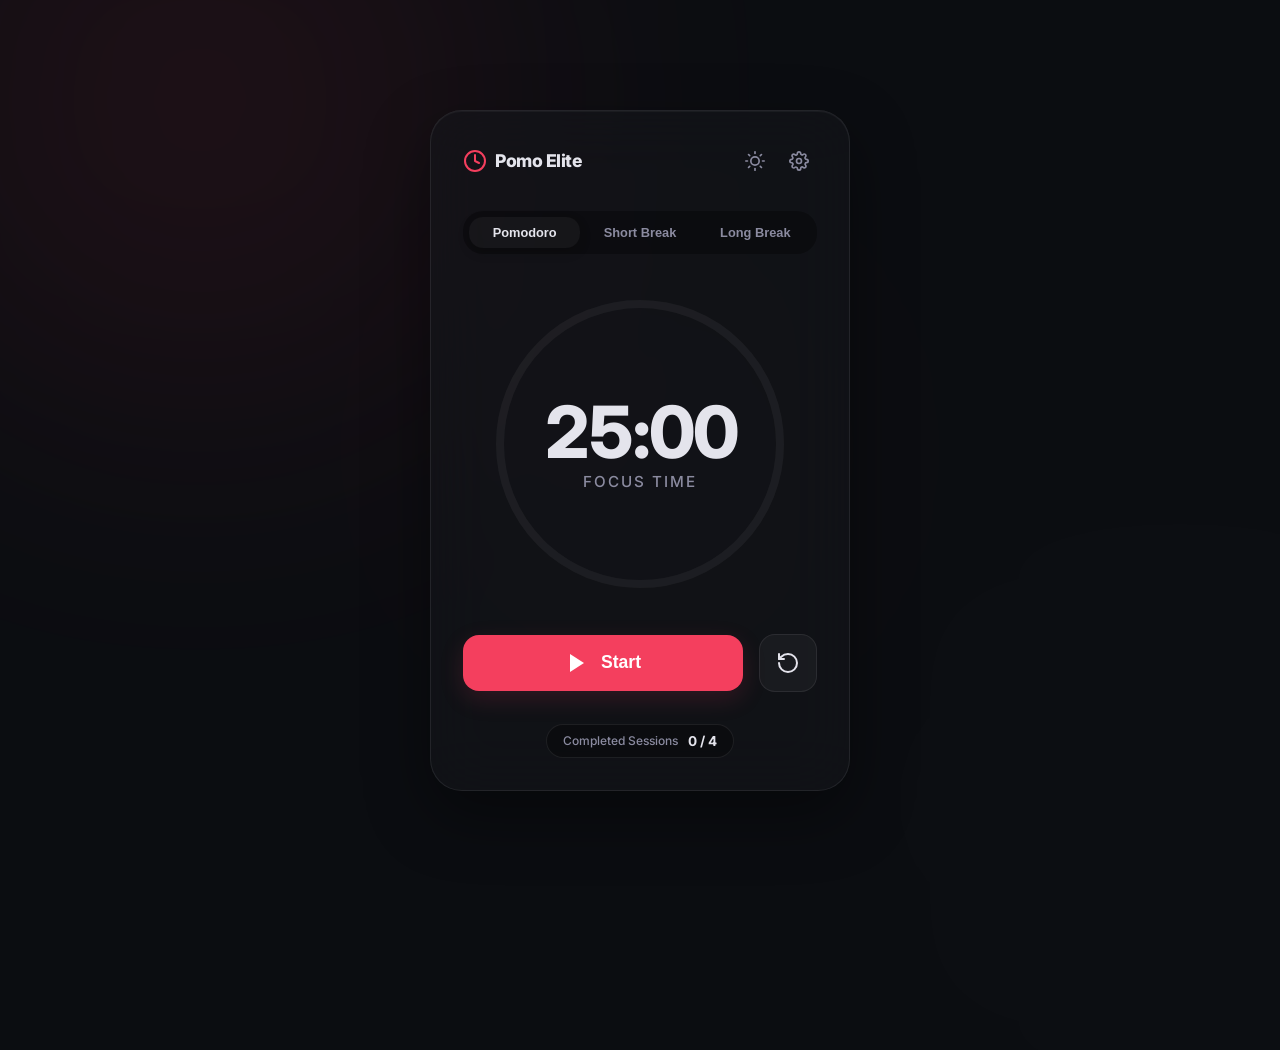
<file: pomodoro-timer/index.html>
<!DOCTYPE html>
<html lang="en">
<head>
  <meta charset="UTF-8">
  <meta name="viewport" content="width=device-width, initial-scale=1.0">
  <title>Elite Pomodoro Tracker</title>
  <meta name="description" content="A futuristic, productivity-boosting Pomodoro Timer.">
  <link rel="preconnect" href="https://fonts.googleapis.com">
  <link rel="preconnect" href="https://fonts.gstatic.com" crossorigin>
  <link href="https://fonts.googleapis.com/css2?family=Inter:wght@300;400;500;600;700;800;900&display=swap" rel="stylesheet">
  <link rel="stylesheet" href="style.css">
</head>
<body data-mode="work">

  <!-- Ambient background -->
  <div class="bg-blur bg-blur--1"></div>
  <div class="bg-blur bg-blur--2"></div>
  <div class="bg-blur bg-blur--3"></div>

  <div class="app-container">
    
    <header class="header">
      <div class="header__top">
        <h1 class="logo">
          <svg width="24" height="24" viewBox="0 0 24 24" fill="none" stroke="currentColor" stroke-width="2" stroke-linecap="round" stroke-linejoin="round"><circle cx="12" cy="12" r="10"/><polyline points="12 6 12 12 16 14"/></svg>
          Pomo Elite
        </h1>
        <div class="header-actions" style="display: flex; gap: 8px;">
          <button id="btnThemeToggle" class="btn-icon" aria-label="Toggle Theme">
            <svg class="icon-sun" width="20" height="20" viewBox="0 0 24 24" fill="none" stroke="currentColor" stroke-width="2" stroke-linecap="round" stroke-linejoin="round"><circle cx="12" cy="12" r="5"/><line x1="12" y1="1" x2="12" y2="3"/><line x1="12" y1="21" x2="12" y2="23"/><line x1="4.22" y1="4.22" x2="5.64" y2="5.64"/><line x1="18.36" y1="18.36" x2="19.78" y2="19.78"/><line x1="1" y1="12" x2="3" y2="12"/><line x1="21" y1="12" x2="23" y2="12"/><line x1="4.22" y1="19.78" x2="5.64" y2="18.36"/><line x1="18.36" y1="5.64" x2="19.78" y2="4.22"/></svg>
            <svg class="icon-moon hidden" width="20" height="20" viewBox="0 0 24 24" fill="none" stroke="currentColor" stroke-width="2" stroke-linecap="round" stroke-linejoin="round"><path d="M21 12.79A9 9 0 1 1 11.21 3 7 7 0 0 0 21 12.79z"/></svg>
          </button>
          <button id="btnSettings" class="btn-icon" aria-label="Settings">
            <svg width="20" height="20" viewBox="0 0 24 24" fill="none" stroke="currentColor" stroke-width="2" stroke-linecap="round" stroke-linejoin="round"><circle cx="12" cy="12" r="3"/><path d="M19.4 15a1.65 1.65 0 0 0 .33 1.82l.06.06a2 2 0 0 1 0 2.83 2 2 0 0 1-2.83 0l-.06-.06a1.65 1.65 0 0 0-1.82-.33 1.65 1.65 0 0 0-1 1.51V21a2 2 0 0 1-2 2 2 2 0 0 1-2-2v-.09A1.65 1.65 0 0 0 9 19.4a1.65 1.65 0 0 0-1.82.33l-.06.06a2 2 0 0 1-2.83 0 2 2 0 0 1 0-2.83l.06-.06a1.65 1.65 0 0 0 .33-1.82 1.65 1.65 0 0 0-1.51-1H3a2 2 0 0 1-2-2 2 2 0 0 1 2-2h.09A1.65 1.65 0 0 0 4.6 9a1.65 1.65 0 0 0-.33-1.82l-.06-.06a2 2 0 0 1 0-2.83 2 2 0 0 1 2.83 0l.06.06a1.65 1.65 0 0 0 1.82.33H9a1.65 1.65 0 0 0 1-1.51V3a2 2 0 0 1 2-2 2 2 0 0 1 2 2v.09a1.65 1.65 0 0 0 1 1.51 1.65 1.65 0 0 0 1.82-.33l.06-.06a2 2 0 0 1 2.83 0 2 2 0 0 1 0 2.83l-.06.06a1.65 1.65 0 0 0-.33 1.82V9a1.65 1.65 0 0 0 1.51 1H21a2 2 0 0 1 2 2 2 2 0 0 1-2 2h-.09a1.65 1.65 0 0 0-1.51 1z"/></svg>
          </button>
        </div>
      </div>

      <div class="mode-tabs">
        <button class="mode-tab active" data-mode="work">Pomodoro</button>
        <button class="mode-tab" data-mode="shortBreak">Short Break</button>
        <button class="mode-tab" data-mode="longBreak">Long Break</button>
      </div>
    </header>

    <main class="timer-section">
      <div class="timer-circle">
        <svg class="progress-ring" width="300" height="300">
          <circle class="progress-ring__bg" stroke="rgba(255,255,255,0.05)" stroke-width="8" fill="transparent" r="140" cx="150" cy="150"/>
          <circle class="progress-ring__circle" stroke="var(--accent)" stroke-width="8" stroke-linecap="round" fill="transparent" r="140" cx="150" cy="150"/>
        </svg>
        <div class="timer-display">
          <div id="time" class="time">25:00</div>
          <div id="statusText" class="status-text">Focus Time</div>
        </div>
      </div>

      <div class="controls">
        <button id="btnPlayPause" class="btn-primary">
          <svg class="icon-play" width="24" height="24" viewBox="0 0 24 24" fill="currentColor"><polygon points="5 3 19 12 5 21 5 3"/></svg>
          <svg class="icon-pause hidden" width="24" height="24" viewBox="0 0 24 24" fill="currentColor"><rect x="6" y="4" width="4" height="16"/><rect x="14" y="4" width="4" height="16"/></svg>
          <span id="btnPlayPauseText">Start</span>
        </button>
        <button id="btnReset" class="btn-secondary" aria-label="Reset Timer">
          <svg width="24" height="24" viewBox="0 0 24 24" fill="none" stroke="currentColor" stroke-width="2" stroke-linecap="round" stroke-linejoin="round"><path d="M3 12a9 9 0 1 0 9-9 9.75 9.75 0 0 0-6.74 2.74L3 8"/><path d="M3 3v5h5"/></svg>
        </button>
      </div>
    </main>

    <footer class="stats">
      <div class="stat-badge">
        <span class="stat-label">Completed Sessions</span>
        <span id="sessionCount" class="stat-value">0 / 4</span>
      </div>
    </footer>

  </div>

  <!-- Settings Modal -->
  <div id="settingsModal" class="modal">
    <div class="modal-content">
      <div class="modal-header">
        <h2>Settings</h2>
        <button id="btnCloseSettings" class="btn-icon">
          <svg width="24" height="24" viewBox="0 0 24 24" fill="none" stroke="currentColor" stroke-width="2" stroke-linecap="round" stroke-linejoin="round"><line x1="18" y1="6" x2="6" y2="18"/><line x1="6" y1="6" x2="18" y2="18"/></svg>
        </button>
      </div>
      <div class="modal-body">
        <div class="setting-group">
          <label>Timer Intervals (minutes)</label>
          <div class="inputs-row">
            <div class="input-col">
              <label for="workTime">Pomodoro</label>
              <input type="number" id="workTime" value="25" min="1" max="90">
            </div>
            <div class="input-col">
              <label for="shortBreakTime">Short Break</label>
              <input type="number" id="shortBreakTime" value="5" min="1" max="30">
            </div>
            <div class="input-col">
              <label for="longBreakTime">Long Break</label>
              <input type="number" id="longBreakTime" value="15" min="1" max="60">
            </div>
          </div>
        </div>
        <div class="setting-group" style="display: flex; justify-content: space-between; align-items: center;">
          <label for="longBreakInterval" style="margin-bottom: 0;">Long Break Interval</label>
          <input type="number" id="longBreakInterval" value="4" min="1" max="10" style="width: 80px;">
        </div>
        <div class="setting-group" style="display: flex; justify-content: space-between; align-items: center; margin-top: 16px;">
          <label for="soundToggle" style="margin-bottom: 0;">Alarm Sound</label>
          <label class="switch">
            <input type="checkbox" id="soundToggle" checked>
            <span class="slider round"></span>
          </label>
        </div>
      </div>
      <div class="modal-footer">
        <button id="btnSaveSettings" class="btn-primary btn-full">Save Changes</button>
      </div>
    </div>
  </div>

  <audio id="alarmSound" src="https://assets.mixkit.co/active_storage/sfx/2869/2869-preview.mp3" preload="auto"></audio>

  <script src="app.js"></script>
</body>
</html>
</file>
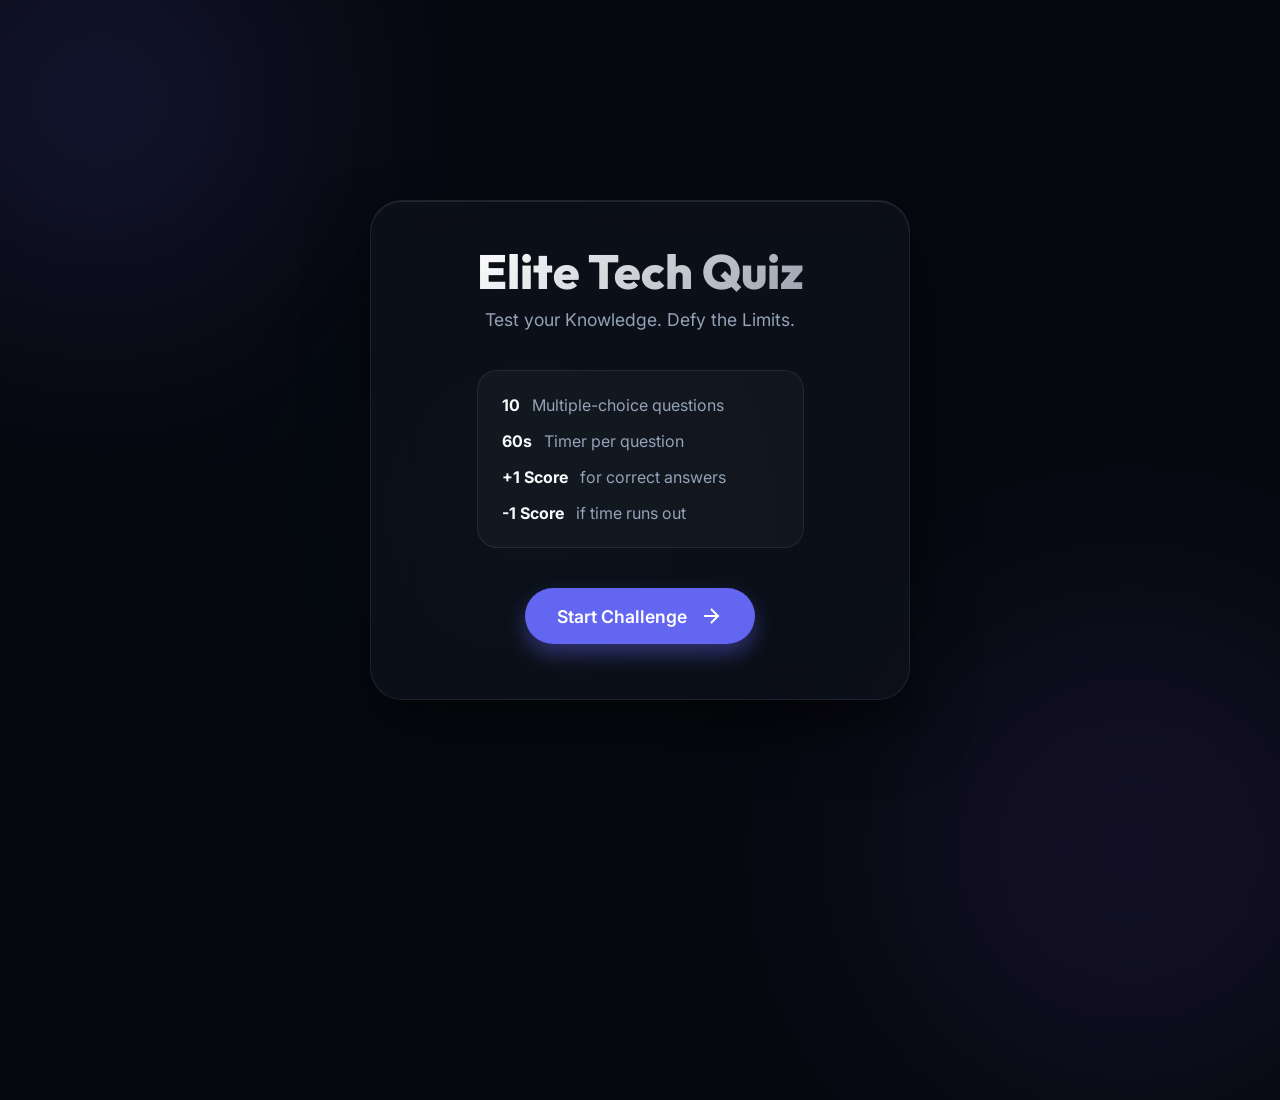
<file: quiz-app/index.html>
<!DOCTYPE html>
<html lang="en">
<head>
  <meta charset="UTF-8">
  <meta name="viewport" content="width=device-width, initial-scale=1.0">
  <title>Elite Tech Quiz</title>
  <link rel="preconnect" href="https://fonts.googleapis.com">
  <link rel="preconnect" href="https://fonts.gstatic.com" crossorigin>
  <link href="https://fonts.googleapis.com/css2?family=Outfit:wght@300;400;600;800&family=Inter:wght@400;500;600;700&display=swap" rel="stylesheet">
  <link rel="stylesheet" href="style.css">
</head>
<body>
  <!-- Ambient background elements -->
  <div class="ambient ambient-1"></div>
  <div class="ambient ambient-2"></div>
  <div class="ambient ambient-3"></div>

  <main class="app-container">
    
    <!-- Screen 1: Start -->
    <section id="startScreen" class="screen active">
      <div class="start-content">
        <h1 class="glow-text">Elite Tech Quiz</h1>
        <p class="subtitle">Test your Knowledge. Defy the Limits.</p>
        
        <div class="rules-card">
          <ul>
            <li><strong>10</strong> Multiple-choice questions</li>
            <li><strong>60s</strong> Timer per question</li>
            <li><strong>+1 Score</strong> for correct answers</li>
            <li><strong>-1 Score</strong> if time runs out</li>
          </ul>
        </div>
        
        <button id="btnStart" class="btn-primary">
          <span>Start Challenge</span>
          <svg width="24" height="24" viewBox="0 0 24 24" fill="none" stroke="currentColor" stroke-width="2"><path d="M5 12h14M12 5l7 7-7 7"/></svg>
        </button>
      </div>
    </section>

    <!-- Screen 2: Quiz -->
    <section id="quizScreen" class="screen">
      <header class="quiz-header">
        <div class="status-badge">
          <span class="label">Question</span>
          <span id="questionCount" class="value">1 / 10</span>
        </div>
        <div class="status-badge score-badge">
          <span class="label">Score</span>
          <span id="scoreDisplay" class="value">0</span>
        </div>
      </header>

      <div class="timer-container">
        <div class="timer-bar" id="timerBar"></div>
        <div class="timer-text" id="timerText">60s</div>
      </div>

      <div class="question-card">
        <h2 id="questionText">Question goes here?</h2>
      </div>

      <div class="options-grid" id="optionsContainer">
        <!-- Buttons injected by JS -->
      </div>
    </section>

    <!-- Screen 3: Result -->
    <section id="resultScreen" class="screen">
      <div class="result-content">
        <h2 class="result-title">Challenge Complete</h2>
        
        <div class="score-circle">
          <svg class="score-ring" width="160" height="160">
            <circle class="ring-bg" cx="80" cy="80" r="70" />
            <circle class="ring-progress" id="scoreRing" cx="80" cy="80" r="70" />
          </svg>
          <div class="score-inner">
            <span id="finalScore" class="score-number">0</span>
            <span class="score-label">Points</span>
          </div>
        </div>

        <p id="resultMessage" class="result-message">Great job! You are an elite developer.</p>

        <div class="result-actions">
           <button id="btnPlayAgain" class="btn-primary">
              <svg width="20" height="20" viewBox="0 0 24 24" fill="none" stroke="currentColor" stroke-width="2"><path d="M3 12a9 9 0 1 0 9-9 9.75 9.75 0 0 0-6.74 2.74L3 8"/><path d="M3 3v5h5"/></svg>
              <span>Play Again</span>
           </button>
           <button id="btnReview" class="btn-secondary">
              <svg width="20" height="20" viewBox="0 0 24 24" fill="none" stroke="currentColor" stroke-width="2"><path d="M1 12s4-8 11-8 11 8 11 8-4 8-11 8-11-8-11-8z"/><circle cx="12" cy="12" r="3"/></svg>
              <span>Review Answers</span>
           </button>
        </div>
      </div>
    </section>

    <!-- Screen 4: Review -->
    <section id="reviewScreen" class="screen">
      <header class="quiz-header">
        <h2 class="result-title" style="margin-bottom: 0;">Review Answers</h2>
      </header>
      <div id="reviewContainer" class="review-container">
        <!-- Review cards injected by JS -->
      </div>
      <div class="result-actions" style="margin-top: 24px; justify-content: center;">
         <button id="btnBackToResult" class="btn-primary">
            <svg width="20" height="20" viewBox="0 0 24 24" fill="none" stroke="currentColor" stroke-width="2"><path d="M19 12H5M12 19l-7-7 7-7"/></svg>
            <span>Back to Results</span>
         </button>
      </div>
    </section>

  </main>

  <script src="questions.js"></script>
  <script src="app.js"></script>
</body>
</html>
</file>
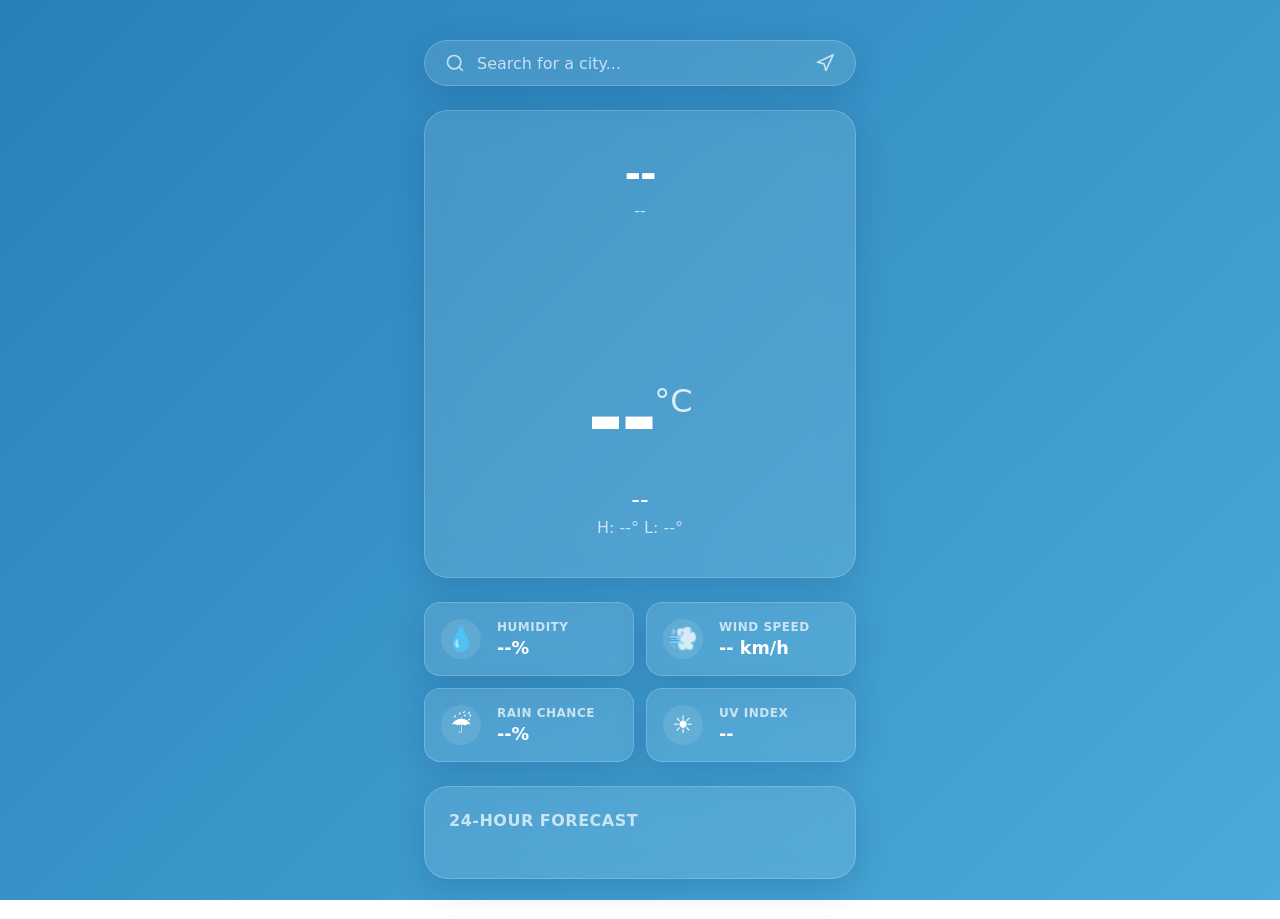
<file: weather-app/index.html>
<!DOCTYPE html>
<html lang="en">
<head>
  <meta charset="UTF-8">
  <meta name="viewport" content="width=device-width, initial-scale=1.0">
  <title>Elite Weather</title>
  <link rel="stylesheet" href="style.css">
</head>
<body class="theme-sunny">

  <div class="ambient-background"></div>

  <main class="app-container">
    
    <!-- Header / Search Bar -->
    <header class="header">
      <div class="search-box">
        <svg class="search-icon" xmlns="http://www.w3.org/2000/svg" width="20" height="20" viewBox="0 0 24 24" fill="none" stroke="currentColor" stroke-width="2" stroke-linecap="round" stroke-linejoin="round"><circle cx="11" cy="11" r="8"></circle><line x1="21" y1="21" x2="16.65" y2="16.65"></line></svg>
        <input type="text" id="searchInput" placeholder="Search for a city..." autocomplete="off">
        <button id="locationBtn" class="location-btn" aria-label="Use current location">
          <svg xmlns="http://www.w3.org/2000/svg" width="20" height="20" viewBox="0 0 24 24" fill="none" stroke="currentColor" stroke-width="2" stroke-linecap="round" stroke-linejoin="round"><polygon points="3 11 22 2 13 21 11 13 3 11"></polygon></svg>
        </button>
      </div>
      <div id="searchSuggestions" class="suggestions-dropdown hidden"></div>
    </header>

    <!-- State Modals/Loaders -->
    <div id="loadingState" class="state-container hidden">
      <div class="spinner"></div>
      <p>Fetching forecast...</p>
    </div>

    <!-- Main Content -->
    <div id="weatherContent" class="weather-content">
      
      <!-- Current Weather -->
      <section class="current-weather glass-panel">
        <div class="current-header">
          <h1 id="cityName">--</h1>
          <p id="currentDate">--</p>
        </div>
        
        <div class="current-main">
          <div class="current-icon-wrapper" id="currentIcon">
            <!-- SVG injected via JS -->
          </div>
          <div class="temperature-wrapper">
            <span id="currentTemp" class="temperature">--</span><span class="degree">°C</span>
          </div>
        </div>

        <div class="current-description">
          <h2 id="weatherDescription">--</h2>
          <p>H: <span id="tempHigh">--</span>°  L: <span id="tempLow">--</span>°</p>
        </div>
      </section>

      <!-- Details Grid -->
      <section class="details-grid">
        <div class="detail-card glass-panel">
          <div class="detail-icon">💧</div>
          <div class="detail-info">
            <p class="detail-label">Humidity</p>
            <p class="detail-value" id="humidity">--%</p>
          </div>
        </div>
        <div class="detail-card glass-panel">
          <div class="detail-icon">💨</div>
          <div class="detail-info">
            <p class="detail-label">Wind Speed</p>
            <p class="detail-value" id="windSpeed">-- km/h</p>
          </div>
        </div>
        <div class="detail-card glass-panel">
          <div class="detail-icon">☔</div>
          <div class="detail-info">
            <p class="detail-label">Rain Chance</p>
            <p class="detail-value" id="rainChance">--%</p>
          </div>
        </div>
        <div class="detail-card glass-panel">
          <div class="detail-icon">☀️</div>
          <div class="detail-info">
            <p class="detail-label">UV Index</p>
            <p class="detail-value" id="uvIndex">--</p>
          </div>
        </div>
      </section>

      <!-- Hourly Forecast (24h) -->
      <section class="forecast-section glass-panel">
        <h3 class="section-title">24-Hour Forecast</h3>
        <div class="hourly-container" id="hourlyForecast">
          <!-- Injected via JS -->
        </div>
      </section>

    </div>
  </main>

  <script src="app.js"></script>
</body>
</html>
</file>
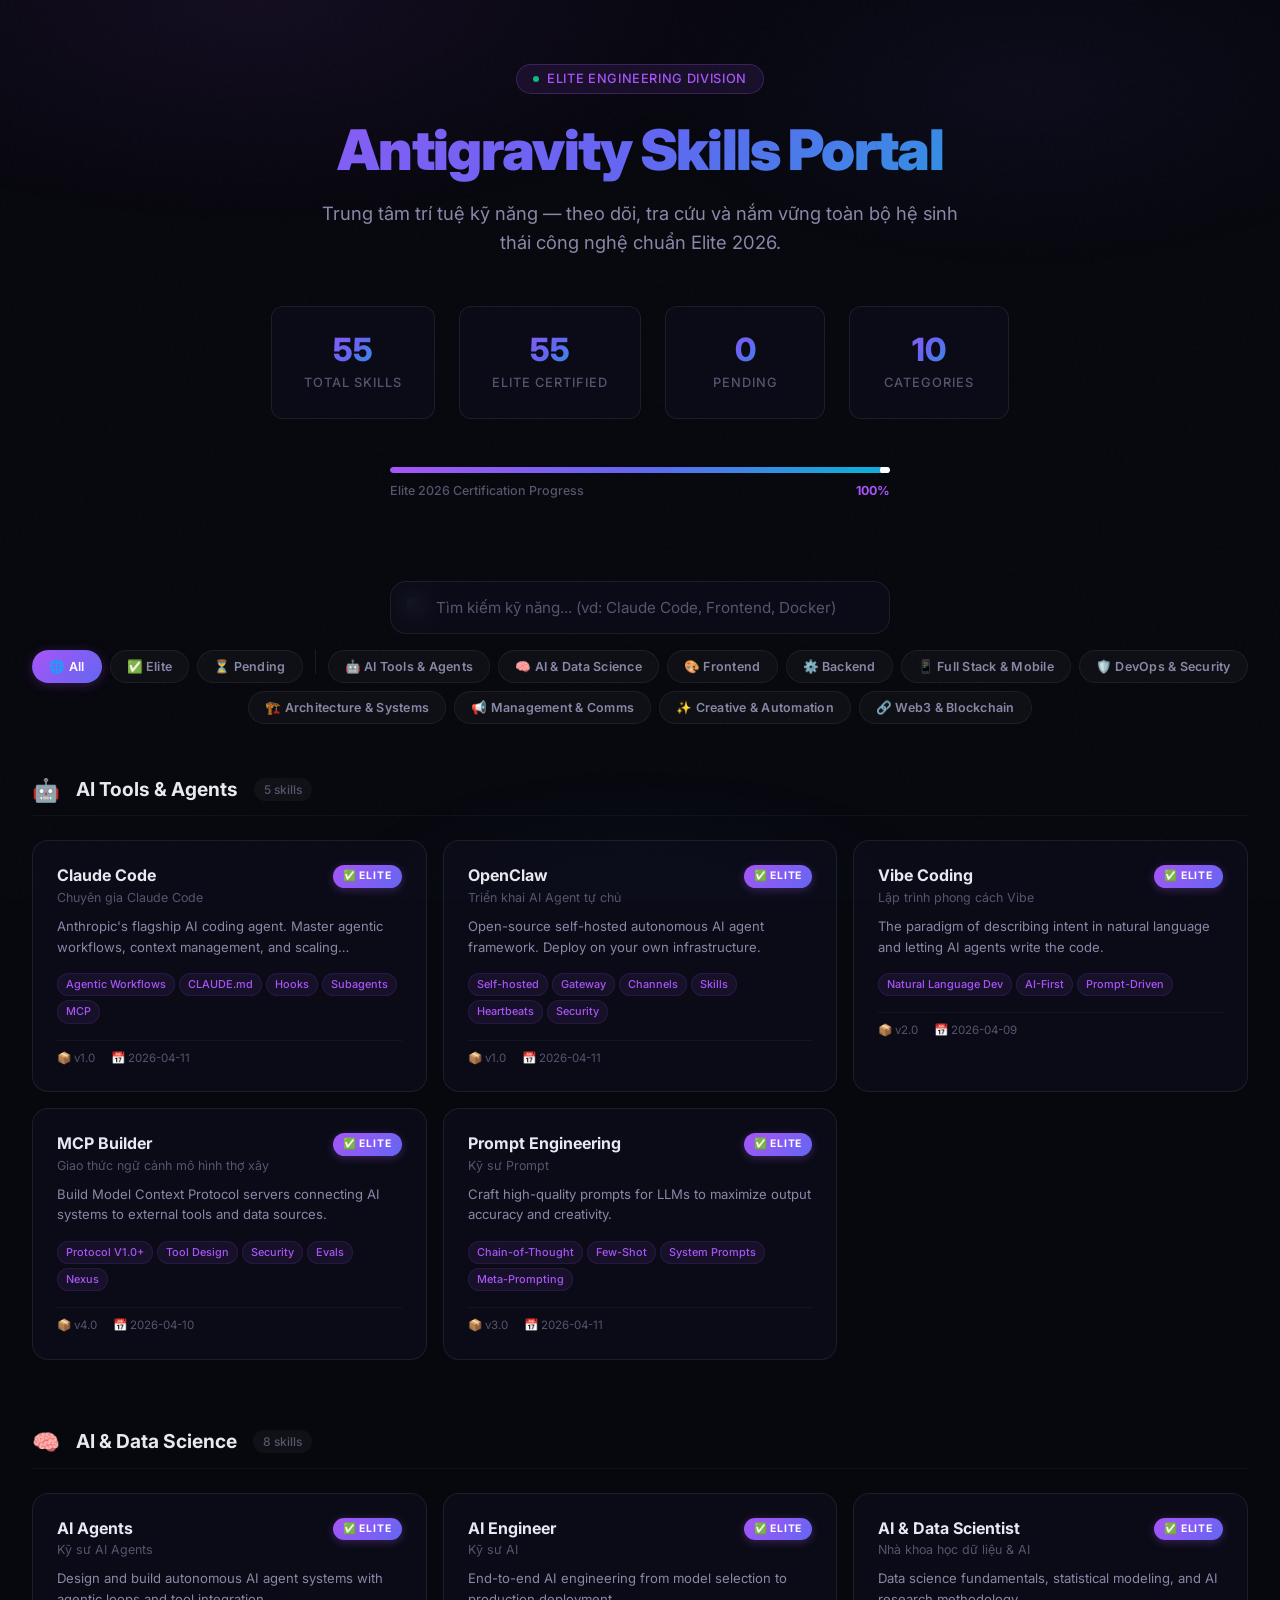
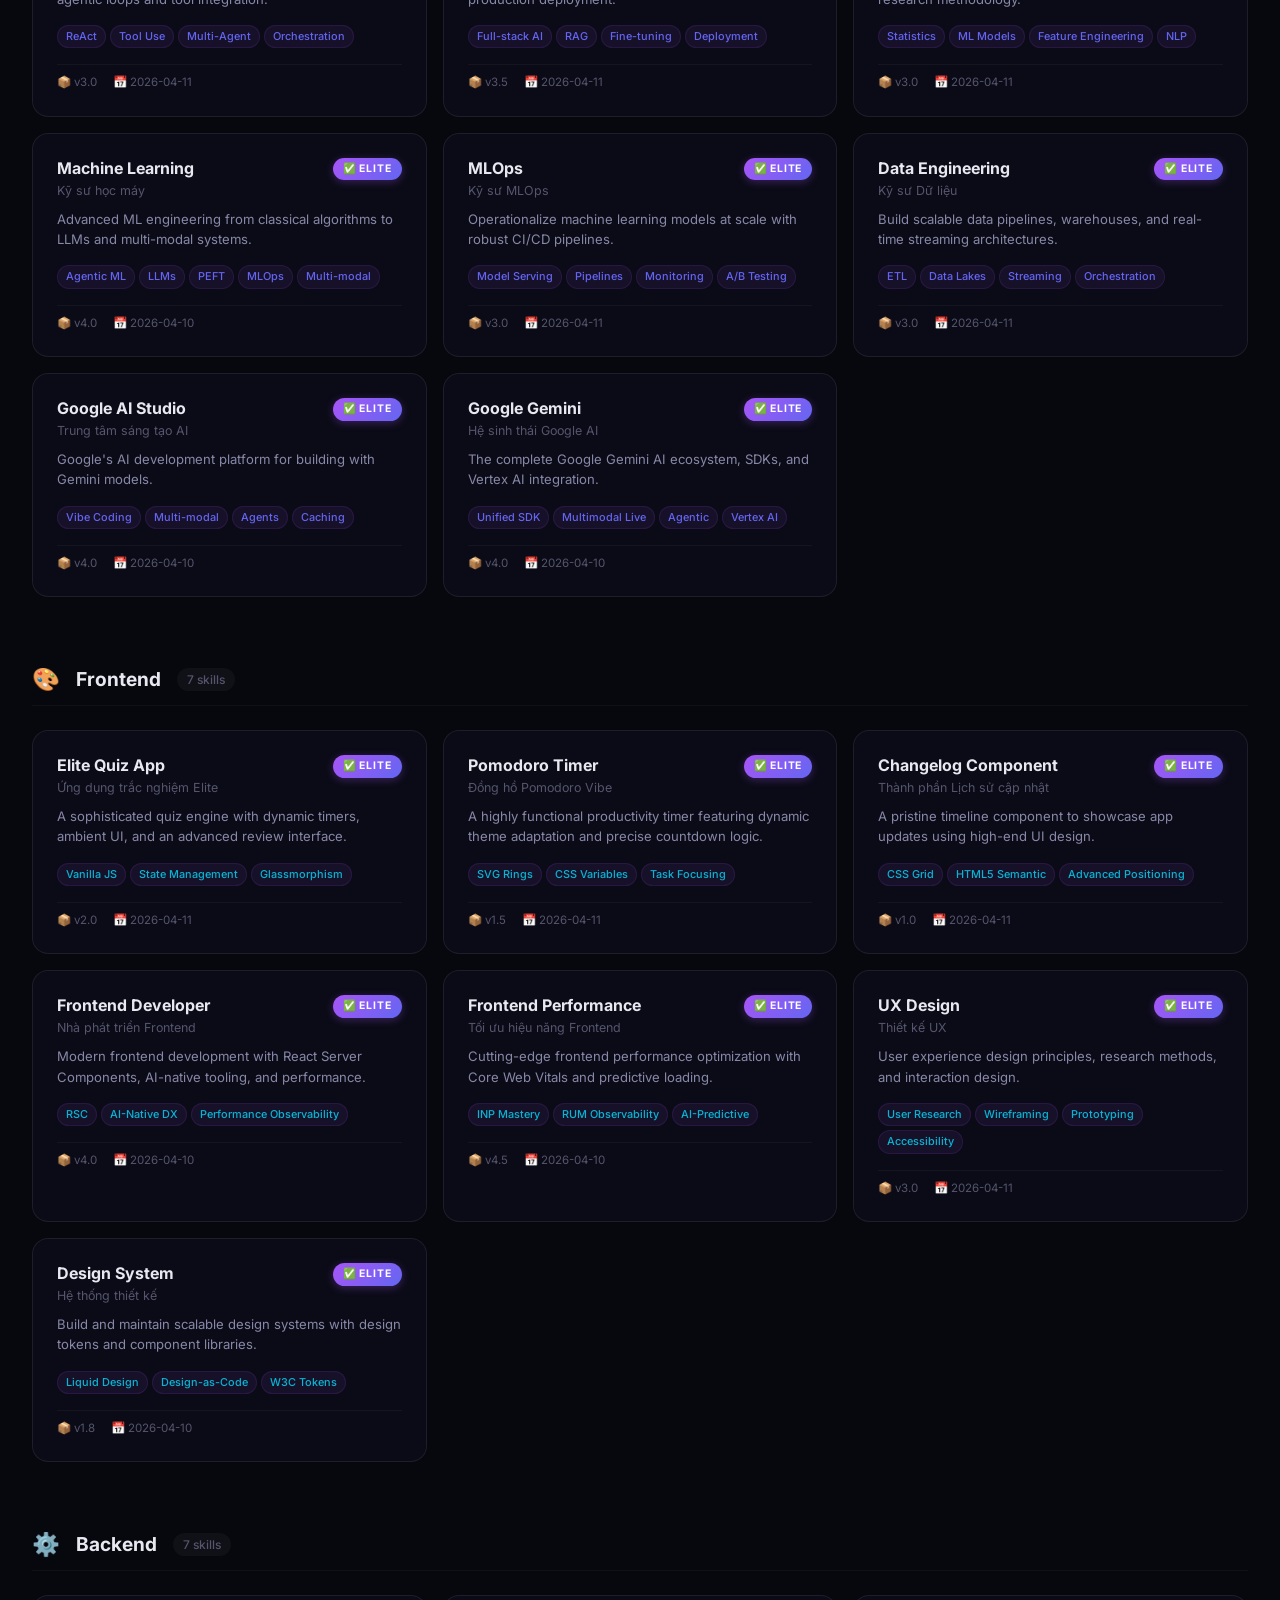
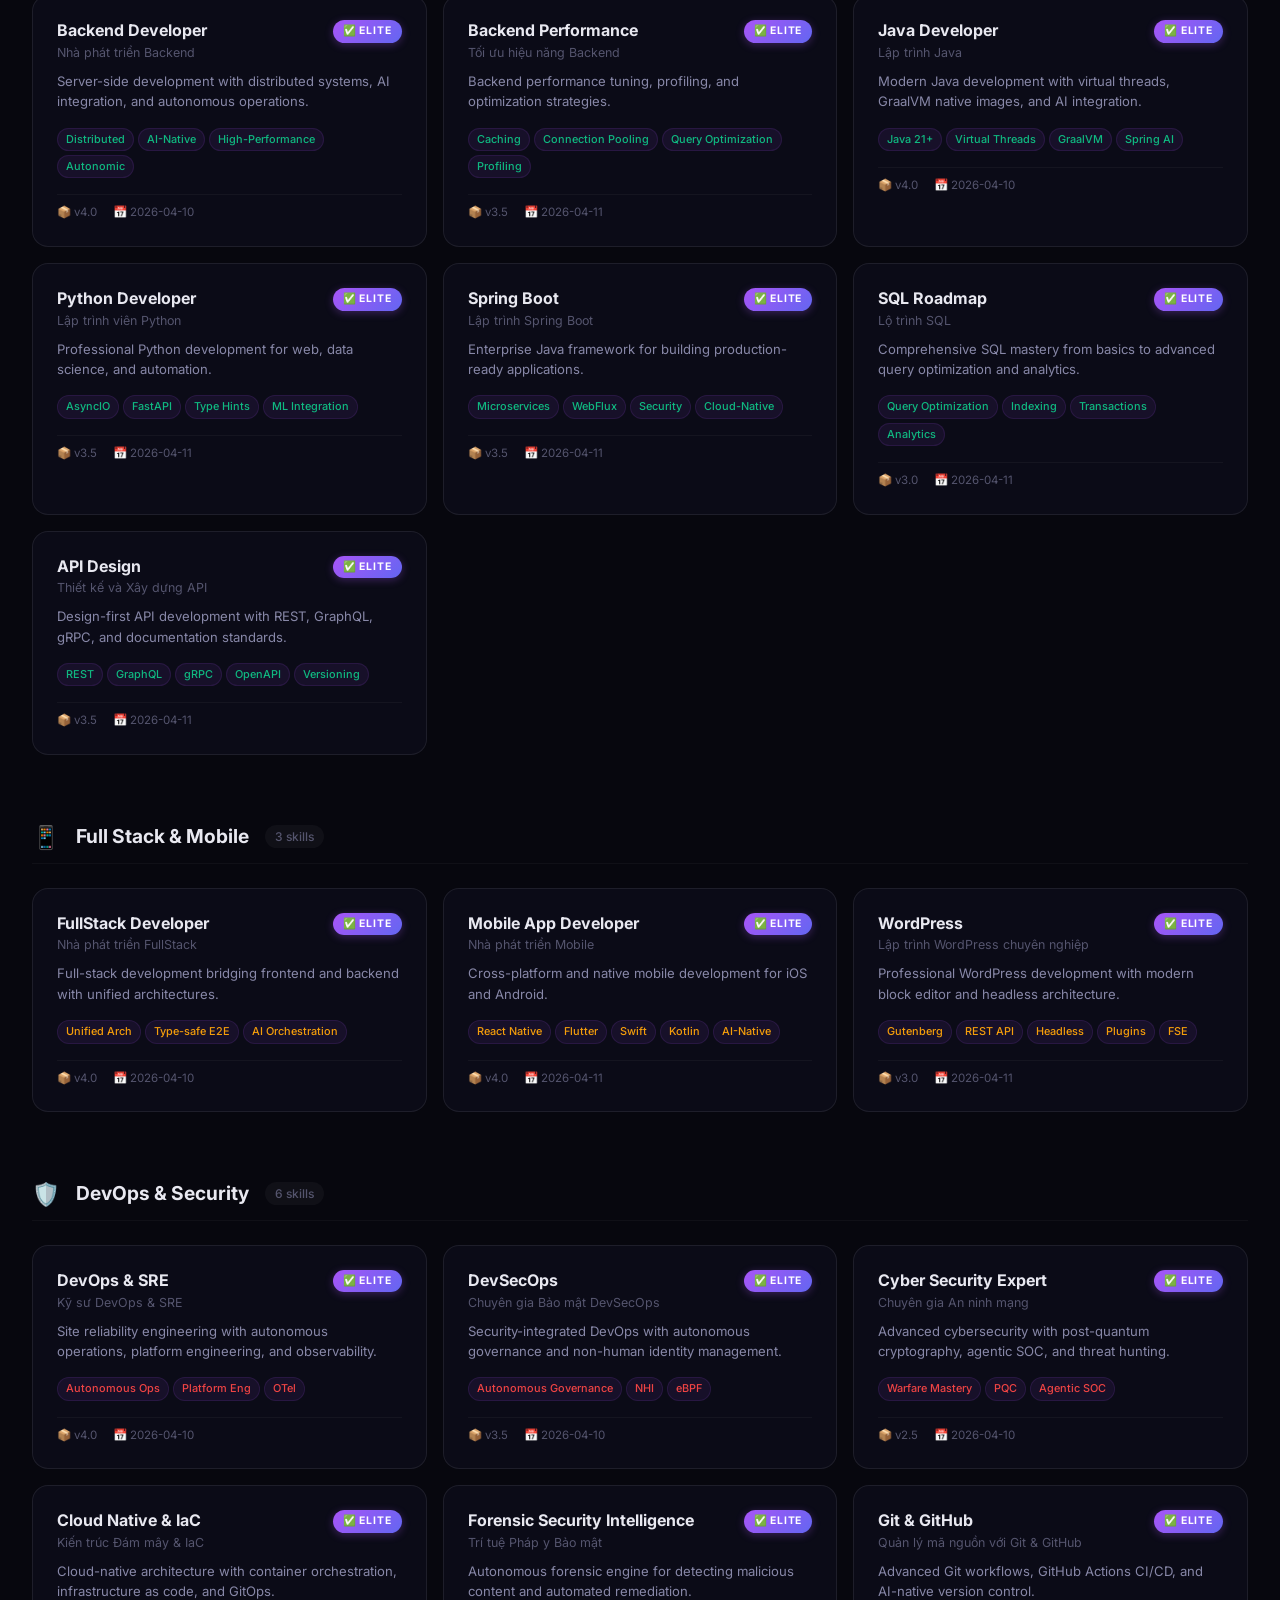
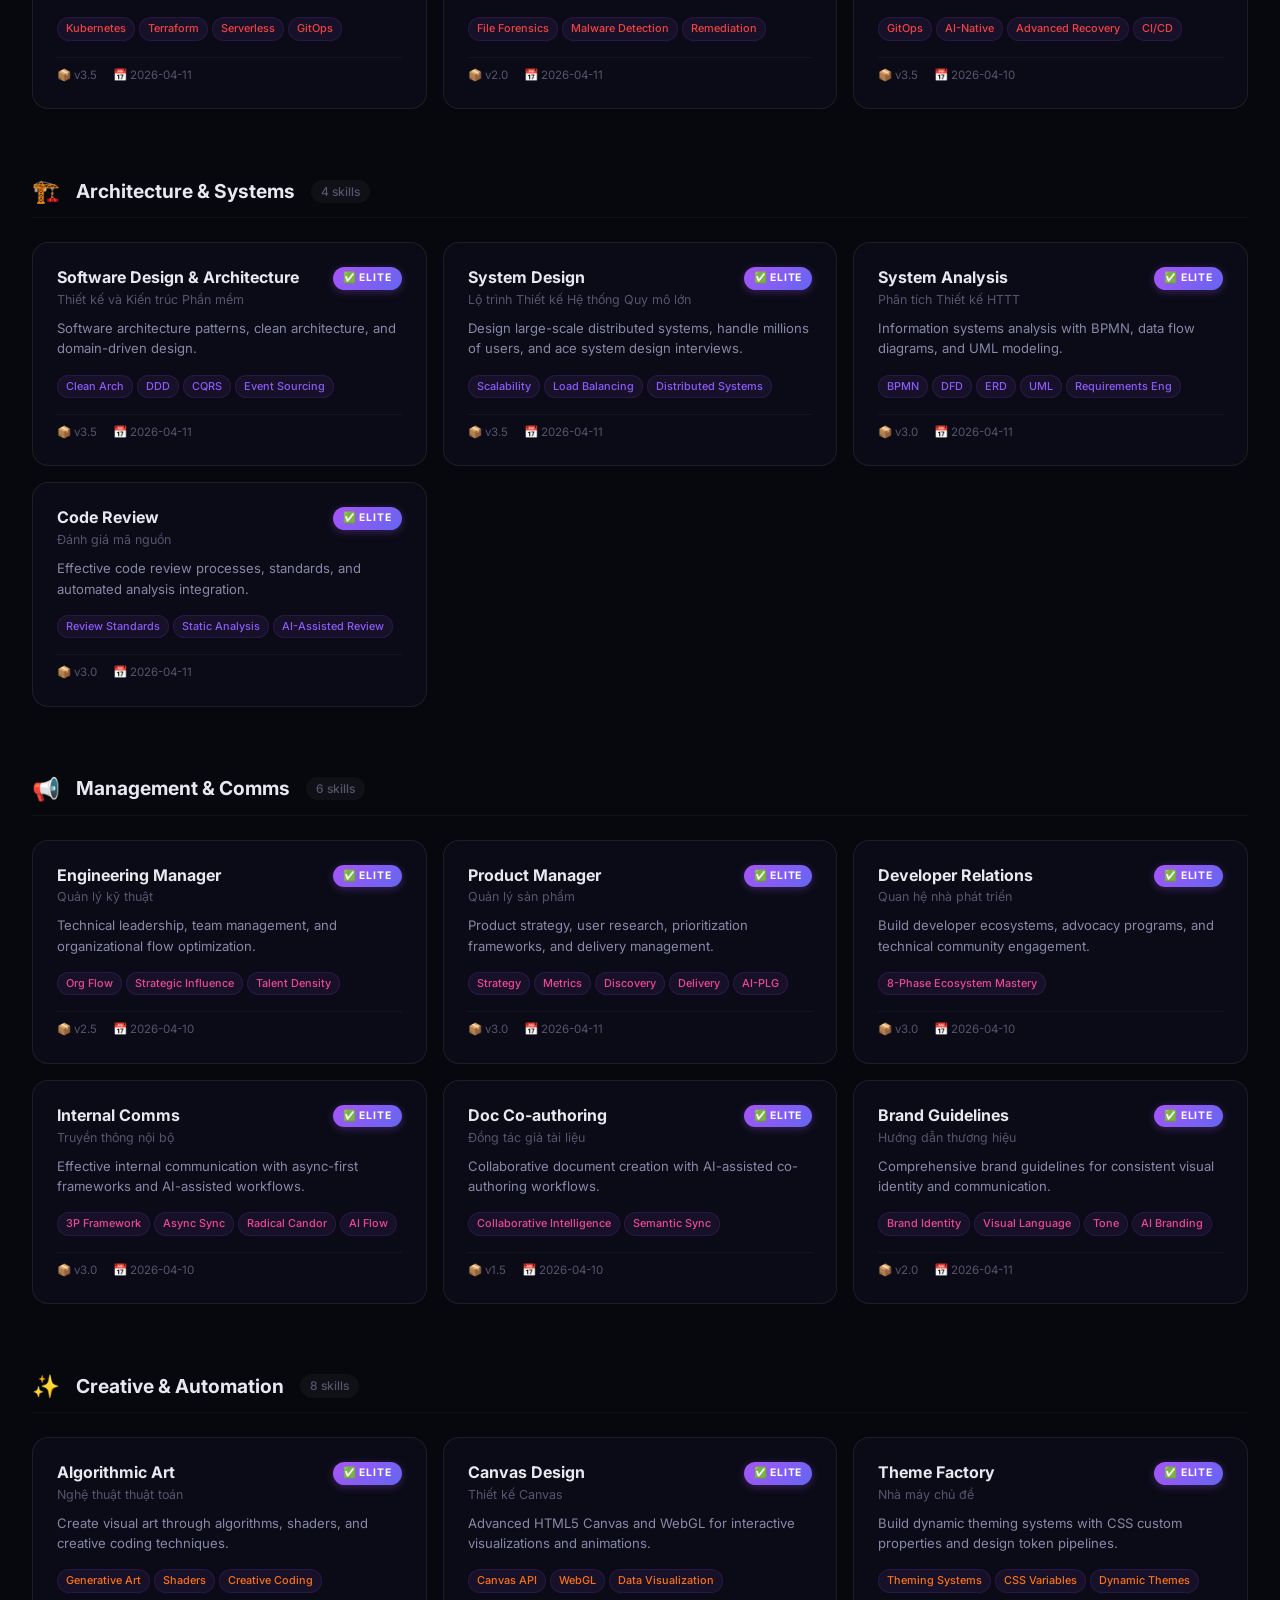
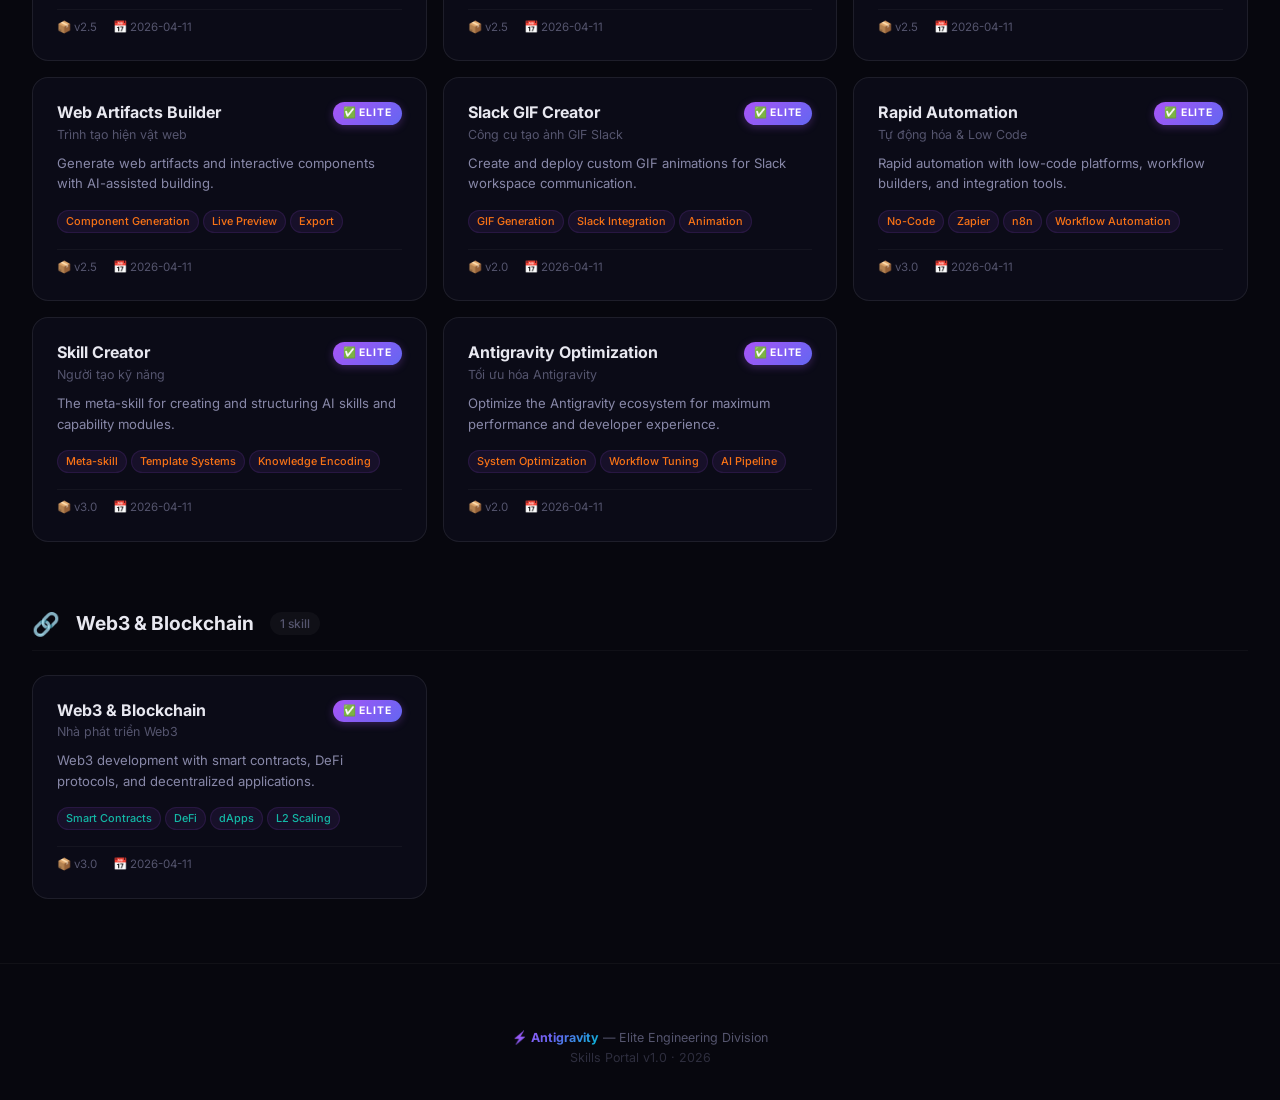
<file: Skills/portal/index.html>
<!DOCTYPE html>
<html lang="vi">
<head>
  <meta charset="UTF-8">
  <meta name="viewport" content="width=device-width, initial-scale=1.0">
  <meta name="description" content="Antigravity Elite Skills Portal — Trung tâm quản lý và theo dõi 50+ kỹ năng công nghệ chuẩn Elite 2026.">
  <title>Antigravity Skills Portal — Elite Intelligence 2026</title>
  <link rel="icon" href="data:image/svg+xml,<svg xmlns='http://www.w3.org/2000/svg' viewBox='0 0 100 100'><text y='.9em' font-size='90'>⚡</text></svg>">
  <link rel="stylesheet" href="style.css">
</head>
<body>

  <!-- ═══ Hero Section ═══ -->
  <header class="hero">
    <div class="container">
      <div class="hero__badge">
        <span class="hero__badge-dot"></span>
        Elite Engineering Division
      </div>
      <h1 class="hero__title">Antigravity Skills Portal</h1>
      <p class="hero__subtitle">
        Trung tâm trí tuệ kỹ năng — theo dõi, tra cứu và nắm vững toàn bộ 
        hệ sinh thái công nghệ chuẩn Elite 2026.
      </p>

      <!-- Stats -->
      <div class="stats" id="stats-row">
        <div class="stat-card">
          <div class="stat-card__value" id="total-count">0</div>
          <div class="stat-card__label">Total Skills</div>
        </div>
        <div class="stat-card">
          <div class="stat-card__value" id="elite-count">0</div>
          <div class="stat-card__label">Elite Certified</div>
        </div>
        <div class="stat-card">
          <div class="stat-card__value" id="pending-count">0</div>
          <div class="stat-card__label">Pending</div>
        </div>
        <div class="stat-card">
          <div class="stat-card__value" id="category-count">0</div>
          <div class="stat-card__label">Categories</div>
        </div>
      </div>

      <!-- Progress Bar -->
      <div class="progress-section">
        <div class="progress-bar">
          <div class="progress-bar__fill" id="progress-fill" style="width: 0%"></div>
        </div>
        <div class="progress-label">
          <span>Elite 2026 Certification Progress</span>
          <span class="progress-label__percent" id="progress-percent">0%</span>
        </div>
      </div>
    </div>
  </header>

  <!-- ═══ Controls ═══ -->
  <section class="container">
    <div class="controls">
      <div class="search-wrapper">
        <span class="search-wrapper__icon">🔍</span>
        <input
          type="text"
          id="search-input"
          class="search-input"
          placeholder="Tìm kiếm kỹ năng... (vd: Claude Code, Frontend, Docker)"
          autocomplete="off"
        >
      </div>
      <div class="filter-row" id="filter-row"></div>
    </div>
  </section>

  <!-- ═══ Skills Container ═══ -->
  <main class="container">
    <div id="skills-container"></div>
  </main>

  <!-- ═══ Modal ═══ -->
  <div class="modal-overlay" id="modal-overlay">
    <div class="modal">
      <div class="modal__header">
        <div>
          <div class="modal__title" id="modal-title"></div>
          <div class="modal__title-vi" id="modal-title-vi"></div>
        </div>
        <button class="modal__close" id="modal-close" aria-label="Close modal">✕</button>
      </div>
      <div class="modal__body" id="modal-body"></div>
    </div>
  </div>

  <!-- ═══ Footer ═══ -->
  <footer class="footer">
    <div class="container">
      <span class="footer__brand">⚡ Antigravity</span> — Elite Engineering Division<br>
      <span style="opacity: 0.5">Skills Portal v1.0 · 2026</span>
    </div>
  </footer>

  <script src="data.js"></script>
  <script src="script.js"></script>
</body>
</html>
</file>
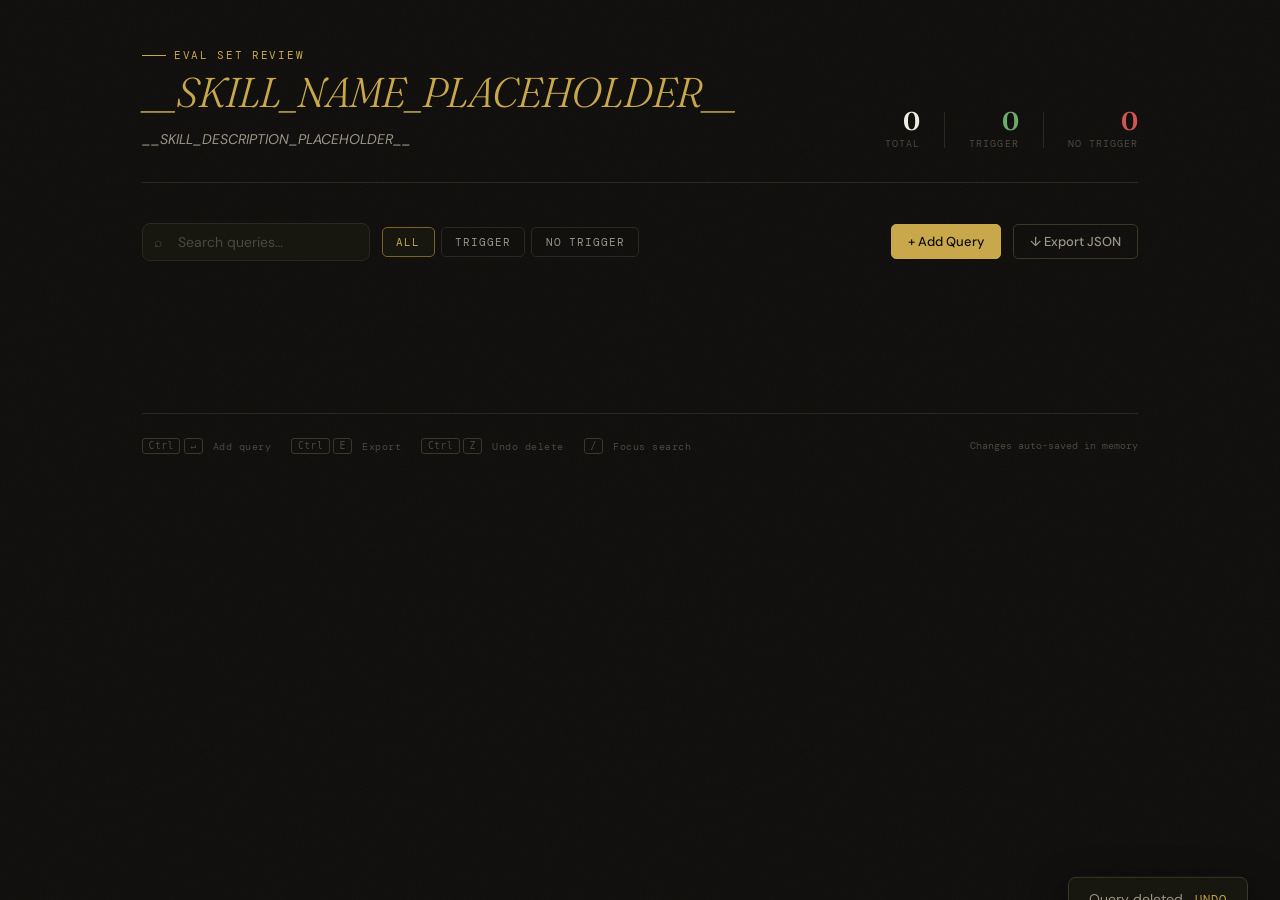
<file: Skills/skill-creator(người tạo kỹ năng)/assets/eval_review.html>
<!DOCTYPE html>
<html lang="en">
<head>
  <meta charset="UTF-8">
  <meta name="viewport" content="width=device-width, initial-scale=1.0">
  <title>Eval Set · __SKILL_NAME_PLACEHOLDER__</title>
  <link rel="preconnect" href="https://fonts.googleapis.com">
  <link rel="preconnect" href="https://fonts.gstatic.com" crossorigin>
  <link href="https://fonts.googleapis.com/css2?family=DM+Mono:wght@400;500&family=Fraunces:ital,opsz,wght@0,9..144,300;0,9..144,600;1,9..144,300&family=DM+Sans:wght@400;500&display=swap" rel="stylesheet">

  <style>
    /* ── Reset & Variables ─────────────────────────────────────── */
    *, *::before, *::after { box-sizing: border-box; margin: 0; padding: 0; }

    :root {
      --bg:          #0f0e0c;
      --bg-card:     #17160f;
      --bg-hover:    #1e1d15;
      --bg-input:    #13120c;
      --border:      #2a2820;
      --border-mid:  #3a3828;

      --ink:         #f0ede4;
      --ink-mid:     #9a9485;
      --ink-faint:   #4a4840;

      --gold:        #c9a84c;
      --gold-glow:   rgba(201,168,76,0.12);
      --gold-dim:    #7a6228;
      --green:       #6aad6a;
      --green-bg:    rgba(106,173,106,0.08);
      --red:         #d05555;
      --red-bg:      rgba(208,85,85,0.08);

      --radius:      8px;
      --radius-sm:   5px;
      --transition:  0.18s ease;

      --font-display: 'Fraunces', Georgia, serif;
      --font-body:    'DM Sans', system-ui, sans-serif;
      --font-mono:    'DM Mono', 'Courier New', monospace;
    }

    /* ── Base ─────────────────────────────────────────────────── */
    html { scroll-behavior: smooth; }

    body {
      font-family: var(--font-body);
      background: var(--bg);
      color: var(--ink);
      min-height: 100vh;
      padding: 0;
      overflow-x: hidden;
    }

    /* Subtle grain texture overlay */
    body::before {
      content: '';
      position: fixed;
      inset: 0;
      background-image: url("data:image/svg+xml,%3Csvg xmlns='http://www.w3.org/2000/svg' width='300' height='300'%3E%3Cfilter id='n'%3E%3CfeTurbulence type='fractalNoise' baseFrequency='0.75' numOctaves='4' stitchTiles='stitch'/%3E%3C/filter%3E%3Crect width='300' height='300' filter='url(%23n)' opacity='0.03'/%3E%3C/svg%3E");
      pointer-events: none;
      z-index: 0;
    }

    /* ── Layout ───────────────────────────────────────────────── */
    .page {
      position: relative;
      z-index: 1;
      max-width: 1060px;
      margin: 0 auto;
      padding: 3rem 2rem 5rem;
    }

    /* ── Header ───────────────────────────────────────────────── */
    .header {
      margin-bottom: 2.5rem;
      padding-bottom: 2rem;
      border-bottom: 1px solid var(--border);
      display: flex;
      align-items: flex-end;
      justify-content: space-between;
      gap: 1.5rem;
      flex-wrap: wrap;
    }

    .header-left { flex: 1; min-width: 0; }

    .eyebrow {
      font-family: var(--font-mono);
      font-size: 0.7rem;
      letter-spacing: 0.15em;
      text-transform: uppercase;
      color: var(--gold);
      margin-bottom: 0.5rem;
      display: flex;
      align-items: center;
      gap: 0.5rem;
    }

    .eyebrow::before {
      content: '';
      display: inline-block;
      width: 24px;
      height: 1px;
      background: var(--gold);
    }

    h1 {
      font-family: var(--font-display);
      font-size: clamp(1.8rem, 4vw, 2.6rem);
      font-weight: 600;
      letter-spacing: -0.02em;
      color: var(--ink);
      line-height: 1.1;
    }

    h1 em {
      font-style: italic;
      font-weight: 300;
      color: var(--gold);
    }

    .skill-desc {
      margin-top: 0.75rem;
      font-size: 0.875rem;
      color: var(--ink-mid);
      font-style: italic;
      max-width: 640px;
      line-height: 1.6;
    }

    /* ── Stats Bar ────────────────────────────────────────────── */
    .stats-bar {
      display: flex;
      gap: 1.5rem;
      flex-wrap: wrap;
      align-items: center;
    }

    .stat {
      display: flex;
      flex-direction: column;
      align-items: flex-end;
      gap: 0.15rem;
    }

    .stat-value {
      font-family: var(--font-display);
      font-size: 1.6rem;
      font-weight: 600;
      line-height: 1;
      color: var(--ink);
    }

    .stat-value.green { color: var(--green); }
    .stat-value.red   { color: var(--red);   }

    .stat-label {
      font-family: var(--font-mono);
      font-size: 0.65rem;
      text-transform: uppercase;
      letter-spacing: 0.1em;
      color: var(--ink-faint);
    }

    .stat-divider {
      width: 1px;
      height: 36px;
      background: var(--border);
    }

    /* ── Toolbar ──────────────────────────────────────────────── */
    .toolbar {
      display: flex;
      gap: 0.75rem;
      align-items: center;
      margin-bottom: 1.5rem;
      flex-wrap: wrap;
    }

    .search-wrap {
      position: relative;
      flex: 1;
      min-width: 200px;
    }

    .search-icon {
      position: absolute;
      left: 0.75rem;
      top: 50%;
      transform: translateY(-50%);
      color: var(--ink-faint);
      pointer-events: none;
      font-size: 0.85rem;
    }

    .search-input {
      width: 100%;
      padding: 0.55rem 0.75rem 0.55rem 2.2rem;
      background: var(--bg-card);
      border: 1px solid var(--border);
      border-radius: var(--radius);
      color: var(--ink);
      font-family: var(--font-body);
      font-size: 0.875rem;
      transition: var(--transition);
    }

    .search-input::placeholder { color: var(--ink-faint); }
    .search-input:focus {
      outline: none;
      border-color: var(--gold-dim);
      box-shadow: 0 0 0 3px var(--gold-glow);
    }

    .filter-group {
      display: flex;
      gap: 0.375rem;
    }

    .filter-btn {
      font-family: var(--font-mono);
      font-size: 0.7rem;
      text-transform: uppercase;
      letter-spacing: 0.08em;
      padding: 0.45rem 0.85rem;
      border-radius: var(--radius-sm);
      border: 1px solid var(--border);
      background: transparent;
      color: var(--ink-mid);
      cursor: pointer;
      transition: var(--transition);
    }

    .filter-btn:hover { border-color: var(--border-mid); color: var(--ink); }

    .filter-btn.active-all    { background: var(--bg-card); border-color: var(--gold-dim); color: var(--gold); }
    .filter-btn.active-yes    { background: var(--green-bg); border-color: var(--green); color: var(--green); }
    .filter-btn.active-no     { background: var(--red-bg);   border-color: var(--red);   color: var(--red);   }

    .spacer { flex: 1; }

    /* ── Action Buttons ───────────────────────────────────────── */
    .btn {
      font-family: var(--font-body);
      font-weight: 500;
      font-size: 0.8125rem;
      padding: 0.5rem 1rem;
      border-radius: var(--radius-sm);
      border: 1px solid transparent;
      cursor: pointer;
      display: inline-flex;
      align-items: center;
      gap: 0.4rem;
      transition: var(--transition);
      white-space: nowrap;
    }

    .btn-add {
      background: var(--gold);
      color: #0f0e0c;
      border-color: var(--gold);
    }
    .btn-add:hover { filter: brightness(1.1); }

    .btn-export {
      background: transparent;
      border-color: var(--border-mid);
      color: var(--ink-mid);
    }
    .btn-export:hover { border-color: var(--ink-mid); color: var(--ink); }

    /* ── Section Header ───────────────────────────────────────── */
    .section-pill {
      display: flex;
      align-items: center;
      gap: 0.6rem;
      padding: 0.6rem 0;
      margin: 0.5rem 0 0;
    }

    .section-pill-line {
      flex: 1;
      height: 1px;
      background: var(--border);
    }

    .section-pill-label {
      font-family: var(--font-mono);
      font-size: 0.65rem;
      letter-spacing: 0.12em;
      text-transform: uppercase;
      padding: 0.25rem 0.7rem;
      border-radius: 99px;
      border: 1px solid;
    }

    .section-pill-label.trigger {
      color: var(--green);
      border-color: var(--green);
      background: var(--green-bg);
    }

    .section-pill-label.no-trigger {
      color: var(--red);
      border-color: var(--red);
      background: var(--red-bg);
    }

    .section-count {
      font-family: var(--font-mono);
      font-size: 0.65rem;
      color: var(--ink-faint);
    }

    /* ── Query Card ───────────────────────────────────────────── */
    .query-list {
      display: flex;
      flex-direction: column;
      gap: 0.5rem;
      margin-top: 0.5rem;
    }

    .query-card {
      background: var(--bg-card);
      border: 1px solid var(--border);
      border-radius: var(--radius);
      display: grid;
      grid-template-columns: 1fr auto auto;
      align-items: start;
      gap: 0;
      transition: border-color var(--transition), box-shadow var(--transition);
      animation: slideIn 0.2s ease;
    }

    @keyframes slideIn {
      from { opacity: 0; transform: translateY(-6px); }
      to   { opacity: 1; transform: translateY(0); }
    }

    .query-card:hover {
      border-color: var(--border-mid);
      box-shadow: 0 2px 12px rgba(0,0,0,0.3);
    }

    .query-card.is-trigger  { border-left: 2px solid var(--green); }
    .query-card.no-trigger  { border-left: 2px solid var(--red);   }

    .query-card.highlight {
      border-color: var(--gold-dim);
      box-shadow: 0 0 0 2px var(--gold-glow);
    }

    /* Text area */
    .query-text {
      padding: 0.85rem 1rem;
      min-height: 70px;
    }

    .query-textarea {
      width: 100%;
      background: transparent;
      border: none;
      color: var(--ink);
      font-family: var(--font-mono);
      font-size: 0.8125rem;
      line-height: 1.6;
      resize: none;
      min-height: 50px;
      field-sizing: content;
    }

    .query-textarea:focus { outline: none; }
    .query-textarea::placeholder { color: var(--ink-faint); }

    /* Toggle section */
    .query-toggle {
      padding: 0.85rem 0.75rem;
      display: flex;
      flex-direction: column;
      align-items: center;
      gap: 0.35rem;
      border-left: 1px solid var(--border);
      min-width: 80px;
    }

    .toggle-label {
      font-family: var(--font-mono);
      font-size: 0.6rem;
      text-transform: uppercase;
      letter-spacing: 0.08em;
    }

    .toggle-label.yes { color: var(--green); }
    .toggle-label.no  { color: var(--red);   }

    /* Toggle switch */
    .toggle {
      position: relative;
      display: inline-block;
      width: 36px;
      height: 20px;
    }

    .toggle input { opacity: 0; width: 0; height: 0; }

    .slider {
      position: absolute;
      inset: 0;
      background: var(--red);
      border-radius: 20px;
      cursor: pointer;
      transition: var(--transition);
    }

    .slider::before {
      content: '';
      position: absolute;
      width: 14px;
      height: 14px;
      left: 3px;
      bottom: 3px;
      background: white;
      border-radius: 50%;
      transition: var(--transition);
      box-shadow: 0 1px 3px rgba(0,0,0,0.4);
    }

    .toggle input:checked + .slider { background: var(--green); }
    .toggle input:checked + .slider::before { transform: translateX(16px); }

    /* Delete button */
    .query-actions {
      padding: 0.85rem 0.75rem;
      border-left: 1px solid var(--border);
    }

    .btn-delete {
      background: transparent;
      border: 1px solid var(--border);
      color: var(--ink-faint);
      padding: 0.35rem 0.6rem;
      border-radius: var(--radius-sm);
      cursor: pointer;
      font-size: 0.75rem;
      font-family: var(--font-body);
      transition: var(--transition);
    }

    .btn-delete:hover {
      background: var(--red-bg);
      border-color: var(--red);
      color: var(--red);
    }

    /* ── Empty state ──────────────────────────────────────────── */
    .empty-state {
      text-align: center;
      padding: 4rem 2rem;
      color: var(--ink-faint);
    }

    .empty-state .empty-icon {
      font-size: 2.5rem;
      margin-bottom: 0.75rem;
      opacity: 0.4;
    }

    .empty-state p {
      font-family: var(--font-display);
      font-style: italic;
      font-size: 1rem;
    }

    /* ── Toast / Undo ─────────────────────────────────────────── */
    .toast {
      position: fixed;
      bottom: 2rem;
      right: 2rem;
      background: var(--bg-card);
      border: 1px solid var(--border-mid);
      border-radius: var(--radius);
      padding: 0.75rem 1.25rem;
      display: flex;
      align-items: center;
      gap: 0.75rem;
      font-size: 0.875rem;
      color: var(--ink-mid);
      box-shadow: 0 8px 32px rgba(0,0,0,0.5);
      transform: translateY(120%);
      transition: transform 0.25s cubic-bezier(0.34,1.56,0.64,1);
      z-index: 100;
    }

    .toast.visible { transform: translateY(0); }

    .toast-undo {
      font-family: var(--font-mono);
      font-size: 0.75rem;
      color: var(--gold);
      cursor: pointer;
      text-transform: uppercase;
      letter-spacing: 0.08em;
      border: none;
      background: none;
      padding: 0;
    }

    .toast-undo:hover { text-decoration: underline; }

    /* ── Unsaved indicator ────────────────────────────────────── */
    .unsaved-dot {
      display: inline-block;
      width: 7px;
      height: 7px;
      border-radius: 50%;
      background: var(--gold);
      margin-left: 0.4rem;
      vertical-align: middle;
      opacity: 0;
      transition: opacity 0.3s;
    }

    .unsaved-dot.visible { opacity: 1; }

    /* ── Footer ───────────────────────────────────────────────── */
    .footer {
      margin-top: 3rem;
      padding-top: 1.5rem;
      border-top: 1px solid var(--border);
      display: flex;
      justify-content: space-between;
      align-items: center;
      flex-wrap: wrap;
      gap: 0.75rem;
    }

    .shortcuts {
      font-family: var(--font-mono);
      font-size: 0.65rem;
      color: var(--ink-faint);
      letter-spacing: 0.05em;
      display: flex;
      gap: 1.25rem;
      flex-wrap: wrap;
    }

    .shortcut-key {
      display: inline-block;
      padding: 0.1rem 0.35rem;
      border: 1px solid var(--border-mid);
      border-radius: 3px;
      margin-right: 0.2rem;
      font-size: 0.6rem;
    }

    /* ── No results ───────────────────────────────────────────── */
    .no-results {
      padding: 2.5rem;
      text-align: center;
      color: var(--ink-faint);
      font-style: italic;
      font-family: var(--font-display);
    }

    /* ── Scrollbar ────────────────────────────────────────────── */
    ::-webkit-scrollbar { width: 6px; height: 6px; }
    ::-webkit-scrollbar-track { background: transparent; }
    ::-webkit-scrollbar-thumb { background: var(--border-mid); border-radius: 3px; }
    ::-webkit-scrollbar-thumb:hover { background: var(--ink-faint); }

    /* ── Responsive ───────────────────────────────────────────── */
    @media (max-width: 640px) {
      .page { padding: 1.5rem 1rem 4rem; }
      .header { flex-direction: column; align-items: flex-start; }
      .stats-bar { gap: 1rem; }
      .query-card { grid-template-columns: 1fr auto; }
      .query-actions { display: none; }
    }
  </style>
</head>

<body>
  <div class="page">

    <!-- Header -->
    <header class="header">
      <div class="header-left">
        <div class="eyebrow">Eval Set Review</div>
        <h1 id="skill-name-title">
          <em id="skill-name-display">__SKILL_NAME_PLACEHOLDER__</em>
          <span class="unsaved-dot" id="unsaved-dot"></span>
        </h1>
        <p class="skill-desc" id="skill-desc">__SKILL_DESCRIPTION_PLACEHOLDER__</p>
      </div>

      <div class="stats-bar">
        <div class="stat">
          <span class="stat-value" id="stat-total">0</span>
          <span class="stat-label">Total</span>
        </div>
        <div class="stat-divider"></div>
        <div class="stat">
          <span class="stat-value green" id="stat-yes">0</span>
          <span class="stat-label">Trigger</span>
        </div>
        <div class="stat-divider"></div>
        <div class="stat">
          <span class="stat-value red" id="stat-no">0</span>
          <span class="stat-label">No Trigger</span>
        </div>
      </div>
    </header>

    <!-- Toolbar -->
    <div class="toolbar">
      <div class="search-wrap">
        <span class="search-icon">⌕</span>
        <input
          type="search"
          id="search-input"
          class="search-input"
          placeholder="Search queries…"
          oninput="onSearch()"
        >
      </div>

      <div class="filter-group">
        <button class="filter-btn active-all" id="filter-all" onclick="setFilter('all')">All</button>
        <button class="filter-btn" id="filter-yes" onclick="setFilter('yes')">Trigger</button>
        <button class="filter-btn" id="filter-no"  onclick="setFilter('no')">No Trigger</button>
      </div>

      <span class="spacer"></span>

      <button class="btn btn-add" onclick="addRow()" title="Add query (Ctrl+Enter)">
        + Add Query
      </button>
      <button class="btn btn-export" onclick="exportEvalSet()" title="Export JSON">
        ↓ Export JSON
      </button>
    </div>

    <!-- Query List -->
    <div id="query-container"></div>

  </div>

  <!-- Footer -->
  <div class="page" style="padding-top:0">
    <div class="footer">
      <div class="shortcuts">
        <span><kbd class="shortcut-key">Ctrl</kbd><kbd class="shortcut-key">↵</kbd> Add query</span>
        <span><kbd class="shortcut-key">Ctrl</kbd><kbd class="shortcut-key">E</kbd> Export</span>
        <span><kbd class="shortcut-key">Ctrl</kbd><kbd class="shortcut-key">Z</kbd> Undo delete</span>
        <span><kbd class="shortcut-key">/</kbd> Focus search</span>
      </div>
      <div style="font-family:var(--font-mono);font-size:0.65rem;color:var(--ink-faint)">
        Changes auto-saved in memory
      </div>
    </div>
  </div>

  <!-- Toast -->
  <div class="toast" id="toast">
    <span id="toast-msg">Query deleted</span>
    <button class="toast-undo" id="toast-undo-btn" onclick="undoDelete()">Undo</button>
  </div>

  <!-- ── Script ──────────────────────────────────────────────── -->
  <script>
    /* ── Data ──────────────────────────────────────────────────── */
    const EVAL_DATA = __EVAL_DATA_PLACEHOLDER__;

    // State
    let items        = EVAL_DATA.map((d, i) => ({ ...d, _id: i }));
    let nextId       = items.length;
    let filterMode   = 'all';   // 'all' | 'yes' | 'no'
    let searchQuery  = '';
    let deletedItem  = null;    // { item, index } for undo
    let toastTimer   = null;
    let hasUnsaved   = false;

    /* ── Filtering ─────────────────────────────────────────────── */
    function getVisible() {
      return items.filter(item => {
        const matchFilter =
          filterMode === 'all' ||
          (filterMode === 'yes' && item.should_trigger) ||
          (filterMode === 'no'  && !item.should_trigger);

        const q = searchQuery.trim().toLowerCase();
        const matchSearch = !q || item.query.toLowerCase().includes(q);

        return matchFilter && matchSearch;
      });
    }

    /* ── Render ────────────────────────────────────────────────── */
    function render() {
      const container = document.getElementById('query-container');
      const visible   = getVisible();

      // Update stats (always on full list)
      const total = items.length;
      const yesN  = items.filter(i => i.should_trigger).length;
      const noN   = total - yesN;
      document.getElementById('stat-total').textContent = total;
      document.getElementById('stat-yes').textContent   = yesN;
      document.getElementById('stat-no').textContent    = noN;

      if (total === 0) {
        container.innerHTML = `
          <div class="empty-state">
            <div class="empty-icon">◇</div>
            <p>No queries yet. Add one to get started.</p>
          </div>`;
        return;
      }

      if (visible.length === 0) {
        container.innerHTML = `<div class="no-results">No queries match your search.</div>`;
        return;
      }

      // Group by should_trigger
      const triggers   = visible.filter(i =>  i.should_trigger);
      const noTriggers = visible.filter(i => !i.should_trigger);

      let html = '';

      if (triggers.length > 0) {
        html += renderSection('trigger', `Should Trigger`, triggers.length, triggers);
      }
      if (noTriggers.length > 0) {
        html += renderSection('no-trigger', `Should NOT Trigger`, noTriggers.length, noTriggers);
      }

      container.innerHTML = html;

      // Re-attach events (since we use innerHTML)
      container.querySelectorAll('.query-textarea').forEach(ta => {
        const id = Number(ta.dataset.id);
        ta.addEventListener('input', () => {
          updateQuery(id, ta.value);
          autoResize(ta);
        });
        autoResize(ta);
      });

      container.querySelectorAll('.toggle-input').forEach(cb => {
        const id = Number(cb.dataset.id);
        cb.addEventListener('change', () => updateTrigger(id, cb.checked));
      });

      container.querySelectorAll('.btn-delete').forEach(btn => {
        const id = Number(btn.dataset.id);
        btn.addEventListener('click', () => deleteRow(id));
      });

      // Highlight search matches
      if (searchQuery.trim()) {
        highlightMatches(container, searchQuery.trim());
      }
    }

    function renderSection(cls, label, count, sectionItems) {
      const cards = sectionItems.map(item => renderCard(item)).join('');
      return `
        <div class="section-pill">
          <div class="section-pill-line"></div>
          <span class="section-pill-label ${cls}">${label}</span>
          <span class="section-count">${count}</span>
          <div class="section-pill-line"></div>
        </div>
        <div class="query-list">${cards}</div>`;
    }

    function renderCard(item) {
      const cls      = item.should_trigger ? 'is-trigger' : 'no-trigger';
      const checked  = item.should_trigger ? 'checked' : '';
      const labelCls = item.should_trigger ? 'yes' : 'no';
      const labelTxt = item.should_trigger ? 'Trigger' : 'No';
      const escaped  = escapeHtml(item.query);

      return `
        <div class="query-card ${cls}" data-id="${item._id}">
          <div class="query-text">
            <textarea
              class="query-textarea"
              data-id="${item._id}"
              placeholder="Enter query…"
              rows="2"
            >${escaped}</textarea>
          </div>
          <div class="query-toggle">
            <span class="toggle-label ${labelCls}">${labelTxt}</span>
            <label class="toggle">
              <input class="toggle-input" type="checkbox" data-id="${item._id}" ${checked}>
              <span class="slider"></span>
            </label>
          </div>
          <div class="query-actions">
            <button class="btn-delete" data-id="${item._id}" title="Delete">✕</button>
          </div>
        </div>`;
    }

    /* ── Highlight search matches ──────────────────────────────── */
    function highlightMatches(container, query) {
      const lq = query.toLowerCase();
      container.querySelectorAll('.query-textarea').forEach(ta => {
        const val = ta.value.toLowerCase();
        if (val.includes(lq)) {
          ta.closest('.query-card').classList.add('highlight');
        }
      });
    }

    /* ── Auto-resize textarea ──────────────────────────────────── */
    function autoResize(ta) {
      ta.style.height = 'auto';
      ta.style.height = ta.scrollHeight + 'px';
    }

    /* ── HTML escape ───────────────────────────────────────────── */
    function escapeHtml(text) {
      const d = document.createElement('div');
      d.textContent = text;
      return d.innerHTML;
    }

    /* ── CRUD Operations ───────────────────────────────────────── */
    function updateQuery(id, value) {
      const item = items.find(i => i._id === id);
      if (item) { item.query = value; markUnsaved(); }
    }

    function updateTrigger(id, value) {
      const item = items.find(i => i._id === id);
      if (item) { item.should_trigger = value; markUnsaved(); render(); }
    }

    function deleteRow(id) {
      const idx = items.findIndex(i => i._id === id);
      if (idx === -1) return;
      deletedItem = { item: { ...items[idx] }, index: idx };
      items.splice(idx, 1);
      markUnsaved();
      render();
      showToast('Query deleted.');
    }

    function undoDelete() {
      if (!deletedItem) return;
      items.splice(deletedItem.index, 0, deletedItem.item);
      deletedItem = null;
      markUnsaved();
      render();
      hideToast();
    }

    function addRow() {
      const newItem = { query: '', should_trigger: true, _id: nextId++ };
      items.unshift(newItem);
      markUnsaved();
      render();
      // Focus the new textarea
      const first = document.querySelector('.query-textarea');
      if (first) { first.focus(); autoResize(first); }
    }

    /* ── Filter & Search ───────────────────────────────────────── */
    function setFilter(mode) {
      filterMode = mode;
      ['all','yes','no'].forEach(f => {
        const btn = document.getElementById(`filter-${f}`);
        btn.className = 'filter-btn' + (f === mode ? ` active-${f}` : '');
      });
      render();
    }

    function onSearch() {
      searchQuery = document.getElementById('search-input').value;
      render();
    }

    /* ── Export ────────────────────────────────────────────────── */
    function exportEvalSet() {
      const valid = items
        .filter(i => i.query.trim() !== '')
        .map(i => ({ query: i.query.trim(), should_trigger: i.should_trigger }));

      const blob = new Blob([JSON.stringify(valid, null, 2)], { type: 'application/json' });
      const url  = URL.createObjectURL(blob);
      const a    = document.createElement('a');
      a.href     = url;
      a.download = 'eval_set.json';
      document.body.appendChild(a);
      a.click();
      document.body.removeChild(a);
      URL.revokeObjectURL(url);

      hasUnsaved = false;
      document.getElementById('unsaved-dot').classList.remove('visible');
      showToast(`Exported ${valid.length} queries.`, false);
    }

    /* ── Unsaved indicator ─────────────────────────────────────── */
    function markUnsaved() {
      hasUnsaved = true;
      document.getElementById('unsaved-dot').classList.add('visible');
    }

    /* ── Toast ─────────────────────────────────────────────────── */
    function showToast(msg, withUndo = true) {
      clearTimeout(toastTimer);
      document.getElementById('toast-msg').textContent = msg;
      document.getElementById('toast-undo-btn').style.display = withUndo ? '' : 'none';
      document.getElementById('toast').classList.add('visible');
      toastTimer = setTimeout(hideToast, 4000);
    }

    function hideToast() {
      document.getElementById('toast').classList.remove('visible');
    }

    /* ── Keyboard Shortcuts ────────────────────────────────────── */
    document.addEventListener('keydown', e => {
      const ctrl = e.ctrlKey || e.metaKey;
      if (ctrl && e.key === 'Enter') { e.preventDefault(); addRow(); }
      if (ctrl && e.key === 'e')     { e.preventDefault(); exportEvalSet(); }
      if (ctrl && e.key === 'z')     { e.preventDefault(); undoDelete(); }
      if (e.key === '/' && document.activeElement.tagName !== 'TEXTAREA') {
        e.preventDefault();
        document.getElementById('search-input').focus();
      }
    });

    /* ── Init ──────────────────────────────────────────────────── */
    render();
  </script>
</body>
</html>
</file>
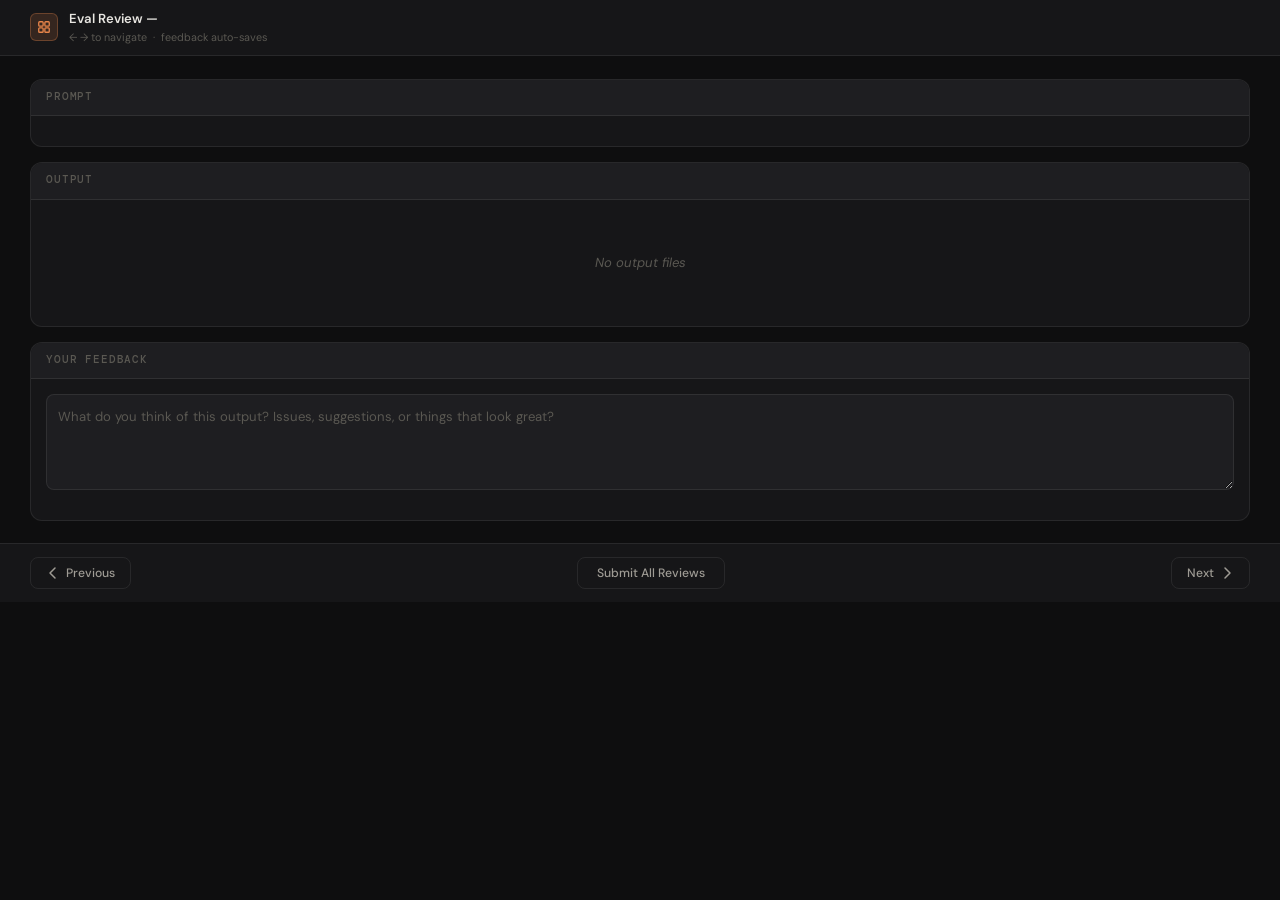
<file: Skills/skill-creator(người tạo kỹ năng)/eval-viewer/viewer.html>
<!DOCTYPE html>
<html lang="en">
<head>
  <meta charset="UTF-8">
  <meta name="viewport" content="width=device-width, initial-scale=1.0">
  <title>Eval Review</title>
  <link rel="preconnect" href="https://fonts.googleapis.com">
  <link rel="preconnect" href="https://fonts.gstatic.com" crossorigin>
  <link href="https://fonts.googleapis.com/css2?family=DM+Mono:wght@400;500&family=Fraunces:ital,opsz,wght@0,9..144,300;0,9..144,500;1,9..144,300&family=DM+Sans:wght@400;500;600&display=swap" rel="stylesheet">
  <script src="https://cdn.sheetjs.com/xlsx-0.20.3/package/dist/xlsx.full.min.js" integrity="sha384-EnyY0/GSHQGSxSgMwaIPzSESbqoOLSexfnSMN2AP+39Ckmn92stwABZynq1JyzdT" crossorigin="anonymous"></script>
  <style>
    :root {
      --bg:           #0e0e0f;
      --bg2:          #161618;
      --bg3:          #1e1e21;
      --surface:      #242428;
      --border:       rgba(255,255,255,0.08);
      --border-mid:   rgba(255,255,255,0.13);
      --text:         #e8e6e1;
      --text-2:       #9e9b94;
      --text-3:       #5a5852;
      --accent:       #e8854a;
      --accent-dim:   rgba(232,133,74,0.15);
      --accent-hover: #f09a62;
      --green:        #7ab87a;
      --green-bg:     rgba(122,184,122,0.12);
      --red:          #e06b6b;
      --red-bg:       rgba(224,107,107,0.12);
      --blue:         #6ba4e0;
      --blue-bg:      rgba(107,164,224,0.12);
      --amber:        #d4a84b;
      --amber-bg:     rgba(212,168,75,0.12);
      --radius:       8px;
      --radius-lg:    12px;
      --mono:         'DM Mono', 'SF Mono', Consolas, monospace;
      --sans:         'DM Sans', system-ui, sans-serif;
      --serif:        'Fraunces', Georgia, serif;
    }

    *, *::before, *::after { box-sizing: border-box; margin: 0; padding: 0; }

    html, body {
      height: 100%;
      background: var(--bg);
      color: var(--text);
      font-family: var(--sans);
      font-size: 15px;
      line-height: 1.6;
      -webkit-font-smoothing: antialiased;
    }

    ::-webkit-scrollbar { width: 6px; height: 6px; }
    ::-webkit-scrollbar-track { background: transparent; }
    ::-webkit-scrollbar-thumb { background: var(--surface); border-radius: 3px; }
    ::-webkit-scrollbar-thumb:hover { background: var(--border-mid); }

    /* ═══════════════════════════════════════
       LAYOUT
    ═══════════════════════════════════════ */
    #app {
      height: 100vh;
      display: grid;
      grid-template-rows: auto auto 1fr auto;
      overflow: hidden;
    }

    /* ═══════════════════════════════════════
       HEADER
    ═══════════════════════════════════════ */
    .header {
      padding: 0 2rem;
      height: 56px;
      display: flex;
      align-items: center;
      justify-content: space-between;
      border-bottom: 1px solid var(--border);
      background: var(--bg2);
      gap: 1rem;
      flex-shrink: 0;
    }

    .header-left {
      display: flex;
      align-items: center;
      gap: 0.75rem;
      min-width: 0;
    }

    .header-icon {
      width: 28px;
      height: 28px;
      background: var(--accent-dim);
      border: 1px solid rgba(232,133,74,0.3);
      border-radius: 6px;
      display: flex;
      align-items: center;
      justify-content: center;
      flex-shrink: 0;
    }

    .header-icon svg { width: 14px; height: 14px; color: var(--accent); }

    .header-title {
      font-family: var(--sans);
      font-size: 0.875rem;
      font-weight: 600;
      white-space: nowrap;
      overflow: hidden;
      text-overflow: ellipsis;
      color: var(--text);
    }

    .header-skill {
      color: var(--accent);
    }

    .header-hint {
      font-size: 0.72rem;
      color: var(--text-3);
      white-space: nowrap;
    }

    .header-right {
      display: flex;
      align-items: center;
      gap: 1rem;
      flex-shrink: 0;
    }

    .progress-pip-row {
      display: flex;
      gap: 4px;
      align-items: center;
    }

    .progress-pip {
      width: 6px;
      height: 6px;
      border-radius: 50%;
      background: var(--surface);
      border: 1px solid var(--border-mid);
      transition: background 0.2s, border-color 0.2s;
    }

    .progress-pip.visited { background: var(--text-3); border-color: var(--text-3); }
    .progress-pip.current { background: var(--accent); border-color: var(--accent); width: 8px; height: 8px; }

    .progress-label {
      font-family: var(--mono);
      font-size: 0.72rem;
      color: var(--text-3);
      white-space: nowrap;
    }

    /* ═══════════════════════════════════════
       VIEW TABS
    ═══════════════════════════════════════ */
    .view-tabs {
      display: none;
      padding: 0 2rem;
      background: var(--bg2);
      border-bottom: 1px solid var(--border);
      gap: 0;
    }

    .view-tab {
      font-family: var(--sans);
      padding: 0 1rem;
      height: 40px;
      font-size: 0.8125rem;
      font-weight: 500;
      cursor: pointer;
      border: none;
      background: none;
      color: var(--text-3);
      border-bottom: 2px solid transparent;
      transition: color 0.15s, border-color 0.15s;
      letter-spacing: 0.01em;
    }

    .view-tab:hover { color: var(--text-2); }
    .view-tab.active { color: var(--accent); border-bottom-color: var(--accent); }

    /* ═══════════════════════════════════════
       PANELS
    ═══════════════════════════════════════ */
    .view-panel { display: none; overflow: hidden; }
    .view-panel.active { display: flex; flex-direction: column; }

    /* ═══════════════════════════════════════
       MAIN SCROLL AREA
    ═══════════════════════════════════════ */
    .main {
      flex: 1;
      overflow-y: auto;
      padding: 1.5rem 2rem;
      display: flex;
      flex-direction: column;
      gap: 1rem;
    }

    /* ═══════════════════════════════════════
       CARDS / SECTIONS
    ═══════════════════════════════════════ */
    .card {
      background: var(--bg2);
      border: 1px solid var(--border);
      border-radius: var(--radius-lg);
      overflow: hidden;
      flex-shrink: 0;
      animation: fadeSlideIn 0.2s ease both;
    }

    @keyframes fadeSlideIn {
      from { opacity: 0; transform: translateY(6px); }
      to   { opacity: 1; transform: translateY(0); }
    }

    .card:nth-child(1) { animation-delay: 0.00s; }
    .card:nth-child(2) { animation-delay: 0.04s; }
    .card:nth-child(3) { animation-delay: 0.07s; }
    .card:nth-child(4) { animation-delay: 0.10s; }
    .card:nth-child(5) { animation-delay: 0.12s; }

    .card-header {
      padding: 0.625rem 1rem;
      display: flex;
      align-items: center;
      justify-content: space-between;
      border-bottom: 1px solid var(--border);
      background: var(--bg3);
      gap: 0.5rem;
    }

    .card-header-left {
      display: flex;
      align-items: center;
      gap: 0.5rem;
    }

    .card-label {
      font-family: var(--mono);
      font-size: 0.7rem;
      font-weight: 500;
      text-transform: uppercase;
      letter-spacing: 0.08em;
      color: var(--text-3);
    }

    .card-body { padding: 1rem; }

    /* ═══════════════════════════════════════
       CONFIG BADGE
    ═══════════════════════════════════════ */
    .config-badge {
      display: inline-flex;
      align-items: center;
      gap: 0.3rem;
      padding: 0.15rem 0.5rem;
      border-radius: 4px;
      font-family: var(--mono);
      font-size: 0.65rem;
      font-weight: 500;
      text-transform: uppercase;
      letter-spacing: 0.06em;
    }

    .config-badge::before {
      content: '';
      width: 5px; height: 5px;
      border-radius: 50%;
      display: inline-block;
    }

    .config-primary {
      background: var(--blue-bg);
      color: var(--blue);
    }
    .config-primary::before { background: var(--blue); }

    .config-baseline {
      background: var(--amber-bg);
      color: var(--amber);
    }
    .config-baseline::before { background: var(--amber); }

    /* ═══════════════════════════════════════
       PROMPT
    ═══════════════════════════════════════ */
    .prompt-text {
      font-family: var(--serif);
      font-size: 1rem;
      line-height: 1.7;
      color: var(--text);
      white-space: pre-wrap;
    }

    /* ═══════════════════════════════════════
       OUTPUT FILES
    ═══════════════════════════════════════ */
    .output-file {
      border: 1px solid var(--border);
      border-radius: var(--radius);
      overflow: hidden;
    }

    .output-file + .output-file { margin-top: 0.75rem; }

    .output-file-header {
      padding: 0.5rem 0.875rem;
      display: flex;
      justify-content: space-between;
      align-items: center;
      background: var(--bg3);
      border-bottom: 1px solid var(--border);
    }

    .output-file-name {
      font-family: var(--mono);
      font-size: 0.75rem;
      color: var(--text-2);
      display: flex;
      align-items: center;
      gap: 0.4rem;
    }

    .file-type-dot {
      width: 7px; height: 7px;
      border-radius: 50%;
      flex-shrink: 0;
    }
    .dot-text   { background: var(--text-3); }
    .dot-image  { background: #7ab87a; }
    .dot-pdf    { background: var(--red); }
    .dot-xlsx   { background: var(--green); }
    .dot-binary { background: var(--blue); }
    .dot-error  { background: var(--red); }

    .dl-btn {
      font-family: var(--sans);
      font-size: 0.7rem;
      font-weight: 500;
      color: var(--text-3);
      text-decoration: none;
      cursor: pointer;
      padding: 0.2rem 0.5rem;
      border: 1px solid var(--border);
      border-radius: 4px;
      transition: color 0.15s, border-color 0.15s, background 0.15s;
    }

    .dl-btn:hover {
      color: var(--accent);
      border-color: rgba(232,133,74,0.4);
      background: var(--accent-dim);
    }

    .output-file-content {
      padding: 0.875rem;
      overflow-x: auto;
    }

    .output-file-content pre {
      font-family: var(--mono);
      font-size: 0.78rem;
      line-height: 1.6;
      white-space: pre-wrap;
      word-break: break-word;
      color: var(--text-2);
    }

    .output-file-content img {
      max-width: 100%;
      height: auto;
      border-radius: 4px;
      display: block;
    }

    .output-file-content iframe {
      width: 100%;
      height: 600px;
      border: none;
      border-radius: 4px;
    }

    .output-file-content table {
      border-collapse: collapse;
      font-size: 0.78rem;
      width: 100%;
    }

    .output-file-content table td,
    .output-file-content table th {
      border: 1px solid var(--border);
      padding: 0.375rem 0.625rem;
      text-align: left;
    }

    .output-file-content table th {
      background: var(--bg3);
      font-weight: 600;
      color: var(--text-2);
      font-family: var(--mono);
      font-size: 0.72rem;
    }

    .output-file-content table tr:nth-child(even) td {
      background: rgba(255,255,255,0.01);
    }

    .output-file-content .download-link {
      display: inline-flex;
      align-items: center;
      gap: 0.5rem;
      padding: 0.5rem 1rem;
      background: var(--bg3);
      border: 1px solid var(--border);
      border-radius: var(--radius);
      color: var(--accent);
      text-decoration: none;
      font-size: 0.8125rem;
      cursor: pointer;
      transition: background 0.15s, border-color 0.15s;
    }

    .output-file-content .download-link:hover {
      background: var(--accent-dim);
      border-color: rgba(232,133,74,0.3);
    }

    .empty-state {
      color: var(--text-3);
      font-size: 0.875rem;
      text-align: center;
      padding: 2.5rem;
      font-style: italic;
    }

    /* ═══════════════════════════════════════
       COLLAPSIBLE SECTIONS
    ═══════════════════════════════════════ */
    .collapsible-toggle {
      display: flex;
      align-items: center;
      gap: 0.4rem;
      cursor: pointer;
      user-select: none;
      width: 100%;
      background: none;
      border: none;
      padding: 0;
      color: inherit;
      text-align: left;
    }

    .collapsible-toggle:hover .card-label { color: var(--text-2); }

    .chevron {
      width: 14px; height: 14px;
      display: flex; align-items: center; justify-content: center;
      transition: transform 0.2s;
      color: var(--text-3);
      flex-shrink: 0;
    }

    .chevron svg { width: 10px; height: 10px; }
    .chevron.open { transform: rotate(90deg); }

    .collapsible-content {
      display: none;
      border-top: 1px solid var(--border);
    }

    .collapsible-content.open { display: block; }

    /* ═══════════════════════════════════════
       GRADES
    ═══════════════════════════════════════ */
    .grades-summary-bar {
      display: flex;
      align-items: center;
      gap: 0.75rem;
      padding: 0.875rem 1rem;
      border-bottom: 1px solid var(--border);
    }

    .pass-rate-ring {
      position: relative;
      width: 40px; height: 40px;
      flex-shrink: 0;
    }

    .pass-rate-ring svg { transform: rotate(-90deg); }

    .pass-rate-text {
      position: absolute;
      inset: 0;
      display: flex;
      align-items: center;
      justify-content: center;
      font-family: var(--mono);
      font-size: 0.6rem;
      font-weight: 500;
      color: var(--text);
    }

    .grades-stat-group {
      display: flex;
      gap: 1rem;
    }

    .grades-stat {
      display: flex;
      flex-direction: column;
      gap: 0.1rem;
    }

    .grades-stat-val {
      font-family: var(--mono);
      font-size: 1rem;
      font-weight: 500;
      line-height: 1;
    }

    .grades-stat-val.pass { color: var(--green); }
    .grades-stat-val.fail { color: var(--red); }

    .grades-stat-label {
      font-size: 0.68rem;
      color: var(--text-3);
      text-transform: uppercase;
      letter-spacing: 0.04em;
    }

    .assertion-list { list-style: none; }

    .assertion-item {
      display: flex;
      flex-direction: column;
      gap: 0.3rem;
      padding: 0.75rem 1rem;
      border-bottom: 1px solid var(--border);
      transition: background 0.1s;
    }

    .assertion-item:last-child { border-bottom: none; }
    .assertion-item:hover { background: rgba(255,255,255,0.015); }

    .assertion-row {
      display: flex;
      align-items: flex-start;
      gap: 0.6rem;
    }

    .assertion-icon {
      width: 18px; height: 18px;
      border-radius: 50%;
      display: flex; align-items: center; justify-content: center;
      flex-shrink: 0;
      margin-top: 1px;
      font-size: 0.65rem;
      font-weight: 700;
    }

    .assertion-icon.pass {
      background: var(--green-bg);
      color: var(--green);
    }

    .assertion-icon.fail {
      background: var(--red-bg);
      color: var(--red);
    }

    .assertion-text {
      font-size: 0.85rem;
      color: var(--text);
      line-height: 1.45;
    }

    .assertion-evidence {
      font-size: 0.75rem;
      color: var(--text-3);
      line-height: 1.5;
      padding-left: 1.5rem;
      font-style: italic;
      border-left: 2px solid var(--border);
      margin-left: 1.5rem;
    }

    /* ═══════════════════════════════════════
       FEEDBACK
    ═══════════════════════════════════════ */
    .feedback-textarea {
      width: 100%;
      min-height: 96px;
      padding: 0.75rem;
      background: var(--bg3);
      border: 1px solid var(--border);
      border-radius: var(--radius);
      font-family: var(--sans);
      font-size: 0.875rem;
      line-height: 1.6;
      resize: vertical;
      color: var(--text);
      transition: border-color 0.15s, box-shadow 0.15s;
    }

    .feedback-textarea:focus {
      outline: none;
      border-color: rgba(232,133,74,0.4);
      box-shadow: 0 0 0 3px rgba(232,133,74,0.08);
    }

    .feedback-textarea::placeholder { color: var(--text-3); }

    .feedback-footer {
      display: flex;
      align-items: center;
      justify-content: space-between;
      margin-top: 0.5rem;
    }

    .feedback-status {
      font-family: var(--mono);
      font-size: 0.7rem;
      color: var(--text-3);
      display: flex;
      align-items: center;
      gap: 0.3rem;
      transition: opacity 0.3s;
    }

    .save-dot {
      width: 5px; height: 5px;
      border-radius: 50%;
      background: var(--green);
      animation: pulseDot 0.8s ease forwards;
    }

    @keyframes pulseDot {
      0% { opacity: 0; transform: scale(0); }
      50% { opacity: 1; transform: scale(1.3); }
      100% { opacity: 0.8; transform: scale(1); }
    }

    .prev-feedback-box {
      margin-top: 0.75rem;
      padding: 0.625rem 0.875rem;
      background: var(--bg3);
      border: 1px solid var(--border);
      border-left: 3px solid var(--text-3);
      border-radius: var(--radius);
    }

    .prev-feedback-label {
      font-family: var(--mono);
      font-size: 0.65rem;
      text-transform: uppercase;
      letter-spacing: 0.07em;
      color: var(--text-3);
      margin-bottom: 0.3rem;
    }

    .prev-feedback-text {
      font-size: 0.8125rem;
      color: var(--text-2);
      line-height: 1.5;
    }

    /* ═══════════════════════════════════════
       NAVIGATION BAR
    ═══════════════════════════════════════ */
    .nav {
      display: flex;
      justify-content: space-between;
      align-items: center;
      padding: 0.875rem 2rem;
      border-top: 1px solid var(--border);
      background: var(--bg2);
      gap: 1rem;
      flex-shrink: 0;
    }

    .nav-btn {
      font-family: var(--sans);
      padding: 0.45rem 1rem;
      border: 1px solid var(--border);
      border-radius: var(--radius);
      background: transparent;
      cursor: pointer;
      font-size: 0.8125rem;
      font-weight: 500;
      color: var(--text-2);
      transition: all 0.15s;
      display: flex;
      align-items: center;
      gap: 0.4rem;
    }

    .nav-btn svg { width: 14px; height: 14px; }

    .nav-btn:hover:not(:disabled) {
      color: var(--text);
      border-color: var(--border-mid);
      background: var(--bg3);
    }

    .nav-btn:disabled {
      opacity: 0.25;
      cursor: not-allowed;
    }

    .done-btn {
      font-family: var(--sans);
      padding: 0.45rem 1.25rem;
      border: 1px solid var(--border);
      border-radius: var(--radius);
      background: transparent;
      color: var(--text-2);
      cursor: pointer;
      font-size: 0.8125rem;
      font-weight: 500;
      transition: all 0.2s;
      position: relative;
      overflow: hidden;
    }

    .done-btn:hover {
      color: var(--text);
      border-color: var(--border-mid);
      background: var(--bg3);
    }

    .done-btn.ready {
      background: var(--accent);
      border-color: var(--accent);
      color: #fff;
      font-weight: 600;
      box-shadow: 0 0 24px rgba(232,133,74,0.3);
    }

    .done-btn.ready:hover {
      background: var(--accent-hover);
      border-color: var(--accent-hover);
      box-shadow: 0 0 32px rgba(232,133,74,0.45);
    }

    /* ═══════════════════════════════════════
       BENCHMARK VIEW
    ═══════════════════════════════════════ */
    .benchmark-view {
      flex: 1;
      overflow-y: auto;
      padding: 1.5rem 2rem;
    }

    .benchmark-hero {
      display: flex;
      gap: 1rem;
      margin-bottom: 1.5rem;
    }

    .benchmark-stat-card {
      flex: 1;
      background: var(--bg2);
      border: 1px solid var(--border);
      border-radius: var(--radius-lg);
      padding: 1rem 1.25rem;
    }

    .bsc-label {
      font-family: var(--mono);
      font-size: 0.68rem;
      text-transform: uppercase;
      letter-spacing: 0.07em;
      color: var(--text-3);
      margin-bottom: 0.4rem;
    }

    .bsc-delta {
      font-family: var(--mono);
      font-size: 1.5rem;
      font-weight: 500;
      line-height: 1;
      margin-bottom: 0.25rem;
    }

    .bsc-delta.pos { color: var(--green); }
    .bsc-delta.neg { color: var(--red); }
    .bsc-delta.neu { color: var(--text-2); }

    .bsc-sub {
      font-size: 0.75rem;
      color: var(--text-3);
    }

    .bm-section-title {
      font-family: var(--sans);
      font-size: 0.875rem;
      font-weight: 600;
      color: var(--text-2);
      margin: 1.5rem 0 0.75rem;
      padding-bottom: 0.5rem;
      border-bottom: 1px solid var(--border);
    }

    .benchmark-table {
      border-collapse: collapse;
      background: var(--bg2);
      border: 1px solid var(--border);
      border-radius: var(--radius-lg);
      font-size: 0.78rem;
      width: 100%;
      margin-bottom: 1.25rem;
      overflow: hidden;
    }

    .benchmark-table th {
      font-family: var(--mono);
      background: var(--bg3);
      color: var(--text-3);
      font-weight: 500;
      font-size: 0.68rem;
      text-transform: uppercase;
      letter-spacing: 0.07em;
      padding: 0.625rem 0.875rem;
      text-align: left;
      border-bottom: 1px solid var(--border);
    }

    .benchmark-table td {
      padding: 0.55rem 0.875rem;
      border-bottom: 1px solid var(--border);
      color: var(--text-2);
    }

    .benchmark-table tbody tr:last-child td { border-bottom: none; }
    .benchmark-table tbody tr:hover td { background: rgba(255,255,255,0.02); }

    .benchmark-table tr.row-with td { color: var(--text); }
    .benchmark-table tr.row-without td { color: var(--text-2); }
    .benchmark-table tr.row-avg td { font-weight: 600; border-top: 1px solid var(--border-mid); }

    .delta-pos { color: var(--green) !important; font-weight: 600; }
    .delta-neg { color: var(--red) !important; font-weight: 600; }

    .check-pass { color: var(--green); font-weight: 700; }
    .check-fail { color: var(--red); font-weight: 700; }

    .benchmark-notes {
      background: var(--bg2);
      border: 1px solid var(--border);
      border-left: 3px solid var(--accent);
      border-radius: var(--radius-lg);
      padding: 1rem 1.25rem;
    }

    .benchmark-notes h3 {
      font-size: 0.875rem;
      font-weight: 600;
      margin-bottom: 0.75rem;
      color: var(--text);
    }

    .benchmark-notes ul { list-style: none; }

    .benchmark-notes li {
      font-size: 0.8125rem;
      line-height: 1.6;
      color: var(--text-2);
      padding: 0.3rem 0;
      padding-left: 1rem;
      position: relative;
    }

    .benchmark-notes li::before {
      content: '›';
      position: absolute;
      left: 0;
      color: var(--accent);
      font-weight: 700;
    }

    .benchmark-empty {
      color: var(--text-3);
      font-style: italic;
      text-align: center;
      padding: 4rem;
    }

    /* ═══════════════════════════════════════
       DONE OVERLAY
    ═══════════════════════════════════════ */
    .done-overlay {
      display: none;
      position: fixed;
      inset: 0;
      background: rgba(0,0,0,0.7);
      backdrop-filter: blur(4px);
      z-index: 100;
      justify-content: center;
      align-items: center;
      animation: fadeIn 0.2s ease;
    }

    @keyframes fadeIn { from { opacity: 0; } to { opacity: 1; } }

    .done-overlay.visible { display: flex; }

    .done-card {
      background: var(--bg2);
      border: 1px solid var(--border-mid);
      border-radius: 16px;
      padding: 2.5rem 3rem;
      text-align: center;
      max-width: 440px;
      width: 90%;
      animation: slideUp 0.2s ease;
    }

    @keyframes slideUp {
      from { opacity: 0; transform: translateY(16px); }
      to   { opacity: 1; transform: translateY(0); }
    }

    .done-icon {
      width: 48px; height: 48px;
      background: var(--green-bg);
      border-radius: 50%;
      display: flex; align-items: center; justify-content: center;
      margin: 0 auto 1rem;
      font-size: 1.25rem;
    }

    .done-card h2 {
      font-family: var(--serif);
      font-size: 1.375rem;
      font-weight: 300;
      margin-bottom: 0.5rem;
      color: var(--text);
    }

    .done-card p {
      color: var(--text-2);
      margin-bottom: 1.5rem;
      line-height: 1.6;
      font-size: 0.875rem;
    }

    .done-card .btn-row {
      display: flex;
      gap: 0.5rem;
      justify-content: center;
    }

    .done-card button {
      font-family: var(--sans);
      padding: 0.5rem 1.5rem;
      border: 1px solid var(--border-mid);
      border-radius: var(--radius);
      background: var(--bg3);
      cursor: pointer;
      font-size: 0.875rem;
      font-weight: 500;
      color: var(--text);
      transition: background 0.15s, border-color 0.15s;
    }

    .done-card button:hover { background: var(--surface); border-color: var(--border-mid); }

    /* ═══════════════════════════════════════
       TOAST
    ═══════════════════════════════════════ */
    .toast {
      position: fixed;
      bottom: 5rem;
      left: 50%;
      transform: translateX(-50%) translateY(8px);
      background: var(--surface);
      border: 1px solid var(--border-mid);
      color: var(--text);
      padding: 0.5rem 1.25rem;
      border-radius: 100px;
      font-size: 0.8125rem;
      opacity: 0;
      transition: opacity 0.25s, transform 0.25s;
      pointer-events: none;
      z-index: 200;
      white-space: nowrap;
    }

    .toast.visible {
      opacity: 1;
      transform: translateX(-50%) translateY(0);
    }
  </style>
</head>
<body>
  <div id="app">

    <!-- ─── HEADER ─────────────────────────────── -->
    <header class="header">
      <div class="header-left">
        <div class="header-icon">
          <svg viewBox="0 0 16 16" fill="none" stroke="currentColor" stroke-width="1.5">
            <rect x="2" y="2" width="5" height="5" rx="1"/>
            <rect x="9" y="2" width="5" height="5" rx="1"/>
            <rect x="2" y="9" width="5" height="5" rx="1"/>
            <rect x="9" y="9" width="5" height="5" rx="1"/>
          </svg>
        </div>
        <div>
          <div class="header-title">
            Eval Review &mdash; <span id="skill-name" class="header-skill"></span>
          </div>
          <div class="header-hint">← → to navigate &nbsp;·&nbsp; feedback auto-saves</div>
        </div>
      </div>
      <div class="header-right">
        <div class="progress-pip-row" id="progress-pips"></div>
        <div class="progress-label" id="progress-label"></div>
      </div>
    </header>

    <!-- ─── VIEW TABS ──────────────────────────── -->
    <div class="view-tabs" id="view-tabs">
      <button class="view-tab active" onclick="switchView('outputs')">Outputs</button>
      <button class="view-tab" onclick="switchView('benchmark')">Benchmark</button>
    </div>

    <!-- ═══════════════════════════════════════════
         OUTPUTS PANEL
    ═══════════════════════════════════════════ -->
    <div class="view-panel active" id="panel-outputs">

      <div class="main" id="main-scroll">

        <!-- Prompt -->
        <div class="card">
          <div class="card-header">
            <div class="card-header-left">
              <span class="card-label">Prompt</span>
            </div>
            <span id="config-badge" style="display:none;"></span>
          </div>
          <div class="card-body">
            <div class="prompt-text" id="prompt-text"></div>
          </div>
        </div>

        <!-- Output -->
        <div class="card">
          <div class="card-header">
            <span class="card-label">Output</span>
          </div>
          <div class="card-body" id="outputs-body">
            <div class="empty-state">No output files</div>
          </div>
        </div>

        <!-- Previous Output (collapsible) -->
        <div class="card" id="prev-outputs-card" style="display:none;">
          <div class="card-header">
            <button class="collapsible-toggle" onclick="toggleCollapsible('prev-outputs')">
              <span class="chevron" id="chevron-prev-outputs">
                <svg viewBox="0 0 10 10" fill="none" stroke="currentColor" stroke-width="1.5" stroke-linecap="round" stroke-linejoin="round"><path d="M3 2l4 3-4 3"/></svg>
              </span>
              <span class="card-label">Previous Output</span>
            </button>
          </div>
          <div class="collapsible-content" id="collapsible-prev-outputs"></div>
        </div>

        <!-- Grades (collapsible) -->
        <div class="card" id="grades-card" style="display:none;">
          <div class="card-header">
            <button class="collapsible-toggle" onclick="toggleCollapsible('grades')">
              <span class="chevron" id="chevron-grades">
                <svg viewBox="0 0 10 10" fill="none" stroke="currentColor" stroke-width="1.5" stroke-linecap="round" stroke-linejoin="round"><path d="M3 2l4 3-4 3"/></svg>
              </span>
              <span class="card-label">Formal Grades</span>
            </button>
            <span id="grades-badge"></span>
          </div>
          <div class="collapsible-content" id="collapsible-grades"></div>
        </div>

        <!-- Feedback -->
        <div class="card">
          <div class="card-header">
            <span class="card-label">Your Feedback</span>
          </div>
          <div class="card-body">
            <textarea
              class="feedback-textarea"
              id="feedback"
              placeholder="What do you think of this output? Issues, suggestions, or things that look great?"
            ></textarea>
            <div class="feedback-footer">
              <div class="feedback-status" id="feedback-status"></div>
            </div>
            <div id="prev-feedback-box" style="display:none;">
              <div class="prev-feedback-box">
                <div class="prev-feedback-label">Previous iteration feedback</div>
                <div class="prev-feedback-text" id="prev-feedback-text"></div>
              </div>
            </div>
          </div>
        </div>

      </div><!-- /.main -->

      <!-- NAV BAR -->
      <nav class="nav">
        <button class="nav-btn" id="prev-btn" onclick="navigate(-1)">
          <svg viewBox="0 0 14 14" fill="none" stroke="currentColor" stroke-width="1.5" stroke-linecap="round" stroke-linejoin="round"><path d="M9 2L4 7l5 5"/></svg>
          Previous
        </button>
        <button class="done-btn" id="done-btn" onclick="showDoneDialog()">Submit All Reviews</button>
        <button class="nav-btn" id="next-btn" onclick="navigate(1)">
          Next
          <svg viewBox="0 0 14 14" fill="none" stroke="currentColor" stroke-width="1.5" stroke-linecap="round" stroke-linejoin="round"><path d="M5 2l5 5-5 5"/></svg>
        </button>
      </nav>

    </div><!-- /#panel-outputs -->

    <!-- ═══════════════════════════════════════════
         BENCHMARK PANEL
    ═══════════════════════════════════════════ -->
    <div class="view-panel" id="panel-benchmark">
      <div class="benchmark-view" id="benchmark-content">
        <div class="benchmark-empty">No benchmark data available.</div>
      </div>
    </div>

  </div><!-- /#app -->

  <!-- Done Overlay -->
  <div class="done-overlay" id="done-overlay">
    <div class="done-card">
      <div class="done-icon">✓</div>
      <h2>Review Complete</h2>
      <p>Your feedback has been saved. Return to your Claude Code session and let Claude know you're done reviewing.</p>
      <div class="btn-row">
        <button onclick="closeDoneDialog()">Back to Review</button>
      </div>
    </div>
  </div>

  <!-- Toast -->
  <div class="toast" id="toast"></div>

  <script>
    // ── Embedded data (injected by generate_review.py) ──
    /*__EMBEDDED_DATA__*/

    // ── State ──
    let feedbackMap  = {};
    let currentIndex = 0;
    let visitedRuns  = new Set();

    // ── Init ──────────────────────────────────────────
    async function init() {
      const hasPrevious =
        Object.keys(EMBEDDED_DATA.previous_feedback || {}).length > 0 ||
        Object.keys(EMBEDDED_DATA.previous_outputs  || {}).length > 0;

      if (!hasPrevious) {
        try {
          const resp = await fetch("/api/feedback");
          const data = await resp.json();
          if (data.reviews) {
            for (const r of data.reviews) feedbackMap[r.run_id] = r.feedback;
          }
        } catch { /* first run */ }
      }

      document.getElementById("skill-name").textContent = EMBEDDED_DATA.skill_name;

      buildProgressPips();
      showRun(0);

      // Auto-save feedback
      let saveTimeout = null;
      document.getElementById("feedback").addEventListener("input", () => {
        clearTimeout(saveTimeout);
        setFeedbackStatus("typing");
        saveTimeout = setTimeout(() => saveCurrentFeedback(), 800);
      });
    }

    // ── Progress Pips ─────────────────────────────────
    function buildProgressPips() {
      const row = document.getElementById("progress-pips");
      const n   = EMBEDDED_DATA.runs.length;
      if (n > 20) { row.style.display = "none"; return; }
      for (let i = 0; i < n; i++) {
        const pip = document.createElement("div");
        pip.className = "progress-pip";
        pip.id = "pip-" + i;
        pip.title = "Run " + (i + 1);
        pip.style.cursor = "pointer";
        pip.onclick = (function(idx){ return () => { saveCurrentFeedback(); showRun(idx); }; })(i);
        row.appendChild(pip);
      }
    }

    function updatePips() {
      const n = EMBEDDED_DATA.runs.length;
      for (let i = 0; i < n; i++) {
        const pip = document.getElementById("pip-" + i);
        if (!pip) continue;
        pip.className = "progress-pip" +
          (i === currentIndex ? " current" : visitedRuns.has(i) ? " visited" : "");
      }
    }

    // ── Navigation ────────────────────────────────────
    function navigate(delta) {
      const next = currentIndex + delta;
      if (next >= 0 && next < EMBEDDED_DATA.runs.length) {
        saveCurrentFeedback();
        showRun(next);
      }
    }

    function updateNavButtons() {
      document.getElementById("prev-btn").disabled = currentIndex === 0;
      document.getElementById("next-btn").disabled = currentIndex === EMBEDDED_DATA.runs.length - 1;
    }

    // ── Show Run ──────────────────────────────────────
    function showRun(index) {
      currentIndex = index;
      const run    = EMBEDDED_DATA.runs[index];

      document.getElementById("progress-label").textContent =
        (index + 1) + " / " + EMBEDDED_DATA.runs.length;

      // Prompt + config badge
      document.getElementById("prompt-text").textContent = run.prompt;

      const badge = document.getElementById("config-badge");
      const m     = run.id.match(/(with_skill|without_skill|new_skill|old_skill)/);
      if (m) {
        const isBaseline = m[1] === "without_skill" || m[1] === "old_skill";
        badge.className = "config-badge " + (isBaseline ? "config-baseline" : "config-primary");
        badge.textContent = m[1].replace(/_/g, " ");
        badge.style.display = "inline-flex";
      } else {
        badge.style.display = "none";
      }

      // Outputs / Grades / Prev outputs
      renderOutputs(run);
      renderGrades(run);
      renderPrevOutputs(run);

      // Prev feedback
      const prevFb   = (EMBEDDED_DATA.previous_feedback || {})[run.id];
      const prevBox  = document.getElementById("prev-feedback-box");
      if (prevFb) {
        document.getElementById("prev-feedback-text").textContent = prevFb;
        prevBox.style.display = "block";
      } else {
        prevBox.style.display = "none";
      }

      // Current feedback
      document.getElementById("feedback").value = feedbackMap[run.id] || "";
      setFeedbackStatus("");

      updateNavButtons();
      updatePips();

      visitedRuns.add(index);
      if (visitedRuns.size >= EMBEDDED_DATA.runs.length) {
        document.getElementById("done-btn").classList.add("ready");
      }

      document.getElementById("main-scroll").scrollTop = 0;
    }

    // ── Render Outputs ────────────────────────────────
    function renderOutputs(run) {
      const container = document.getElementById("outputs-body");
      container.innerHTML = "";
      const outputs = run.outputs || [];
      if (!outputs.length) {
        container.innerHTML = '<div class="empty-state">No output files</div>';
        return;
      }
      for (const file of outputs) container.appendChild(buildFileEl(file));
    }

    function buildFileEl(file) {
      const wrap = document.createElement("div");
      wrap.className = "output-file";

      // Header
      const header = document.createElement("div");
      header.className = "output-file-header";

      const dotClass = { text:"dot-text", image:"dot-image", pdf:"dot-pdf",
                         xlsx:"dot-xlsx", binary:"dot-binary", error:"dot-error" }[file.type] || "dot-text";
      const nameEl   = document.createElement("div");
      nameEl.className = "output-file-name";
      nameEl.innerHTML = `<span class="file-type-dot ${dotClass}"></span>${escapeHtml(file.name)}`;
      header.appendChild(nameEl);

      const dlBtn  = document.createElement("a");
      dlBtn.className = "dl-btn";
      dlBtn.textContent = "↓ Download";
      dlBtn.download = file.name;
      dlBtn.href = getDownloadUri(file);
      header.appendChild(dlBtn);
      wrap.appendChild(header);

      // Content
      const content = document.createElement("div");
      content.className = "output-file-content";

      if (file.type === "text") {
        const pre = document.createElement("pre");
        pre.textContent = file.content;
        content.appendChild(pre);
      } else if (file.type === "image") {
        const img = document.createElement("img");
        img.src = file.data_uri;
        img.alt = file.name;
        content.appendChild(img);
      } else if (file.type === "pdf") {
        const iframe = document.createElement("iframe");
        iframe.src = file.data_uri;
        content.appendChild(iframe);
      } else if (file.type === "xlsx") {
        renderXlsx(content, file.data_b64);
      } else if (file.type === "binary") {
        const a = document.createElement("a");
        a.className = "download-link";
        a.href = file.data_uri;
        a.download = file.name;
        a.textContent = "Download " + file.name;
        content.appendChild(a);
      } else if (file.type === "error") {
        const pre = document.createElement("pre");
        pre.textContent = file.content;
        pre.style.color = "var(--red)";
        content.appendChild(pre);
      }

      wrap.appendChild(content);
      return wrap;
    }

    // ── XLSX ──────────────────────────────────────────
    function renderXlsx(container, b64) {
      try {
        const raw = Uint8Array.from(atob(b64), c => c.charCodeAt(0));
        const wb  = XLSX.read(raw, { type: "array" });
        for (const name of wb.SheetNames) {
          if (wb.SheetNames.length > 1) {
            const lbl = document.createElement("div");
            lbl.style.cssText = "font-family:var(--mono);font-size:0.7rem;color:var(--text-3);margin:0.5rem 0 0.25rem;text-transform:uppercase;letter-spacing:0.06em;";
            lbl.textContent = name;
            container.appendChild(lbl);
          }
          const wr = document.createElement("div");
          wr.innerHTML = XLSX.utils.sheet_to_html(wb.Sheets[name], { editable: false });
          container.appendChild(wr);
        }
      } catch (e) {
        container.textContent = "Error rendering spreadsheet: " + e.message;
      }
    }

    // ── Render Grades ─────────────────────────────────
    function renderGrades(run) {
      const card    = document.getElementById("grades-card");
      const content = document.getElementById("collapsible-grades");

      if (!run.grading) { card.style.display = "none"; return; }
      card.style.display = "block";

      // Reset collapsed
      content.classList.remove("open");
      document.getElementById("chevron-grades").classList.remove("open");

      const g            = run.grading;
      const summary      = g.summary || {};
      const expectations = g.expectations || [];
      const rate         = summary.pass_rate ?? 0;
      const pct          = Math.round(rate * 100);

      // Update badge in header
      const badge = document.getElementById("grades-badge");
      const col   = rate >= 0.8 ? "var(--green)" : rate >= 0.5 ? "var(--amber)" : "var(--red)";
      badge.innerHTML = `<span style="font-family:var(--mono);font-size:0.72rem;color:${col};font-weight:600;">${pct}%</span>`;

      // Summary bar
      const circumference = 2 * Math.PI * 16;
      const dash          = (rate * circumference).toFixed(2);
      const gap           = circumference.toFixed(2);
      const ringColor     = rate >= 0.8 ? "#7ab87a" : rate >= 0.5 ? "#d4a84b" : "#e06b6b";

      let html = `
        <div class="grades-summary-bar">
          <div class="pass-rate-ring">
            <svg viewBox="0 0 36 36" width="40" height="40">
              <circle cx="18" cy="18" r="16" fill="none" stroke="rgba(255,255,255,0.06)" stroke-width="3"/>
              <circle cx="18" cy="18" r="16" fill="none" stroke="${ringColor}" stroke-width="3"
                stroke-dasharray="${dash} ${gap}" stroke-linecap="round"/>
            </svg>
            <div class="pass-rate-text">${pct}%</div>
          </div>
          <div class="grades-stat-group">
            <div class="grades-stat">
              <div class="grades-stat-val pass">${summary.passed ?? 0}</div>
              <div class="grades-stat-label">Passed</div>
            </div>
            <div class="grades-stat">
              <div class="grades-stat-val fail">${summary.failed ?? 0}</div>
              <div class="grades-stat-label">Failed</div>
            </div>
            <div class="grades-stat">
              <div class="grades-stat-val" style="color:var(--text-2)">${summary.total ?? 0}</div>
              <div class="grades-stat-label">Total</div>
            </div>
          </div>
        </div>
        <ul class="assertion-list">`;

      for (const exp of expectations) {
        const cls  = exp.passed ? "pass" : "fail";
        const icon = exp.passed ? "✓" : "✗";
        html += `
          <li class="assertion-item">
            <div class="assertion-row">
              <div class="assertion-icon ${cls}">${icon}</div>
              <div class="assertion-text">${escapeHtml(exp.text)}</div>
            </div>
            ${exp.evidence ? `<div class="assertion-evidence">${escapeHtml(exp.evidence)}</div>` : ""}
          </li>`;
      }

      html += "</ul>";
      content.innerHTML = html;
    }

    // ── Render Prev Outputs ───────────────────────────
    function renderPrevOutputs(run) {
      const card    = document.getElementById("prev-outputs-card");
      const content = document.getElementById("collapsible-prev-outputs");
      const prev    = (EMBEDDED_DATA.previous_outputs || {})[run.id];

      if (!prev || !prev.length) { card.style.display = "none"; return; }
      card.style.display = "block";

      content.classList.remove("open");
      document.getElementById("chevron-prev-outputs").classList.remove("open");

      content.innerHTML = "";
      const wrapper = document.createElement("div");
      wrapper.style.padding = "0.875rem";
      for (const file of prev) wrapper.appendChild(buildFileEl(file));
      content.appendChild(wrapper);
    }

    // ── Collapsible ───────────────────────────────────
    function toggleCollapsible(id) {
      document.getElementById("collapsible-" + id).classList.toggle("open");
      document.getElementById("chevron-" + id).classList.toggle("open");
    }

    // ── Feedback ─────────────────────────────────────
    function setFeedbackStatus(state) {
      const el = document.getElementById("feedback-status");
      if (state === "typing") {
        el.innerHTML = `<span style="color:var(--text-3)">Editing…</span>`;
      } else if (state === "saved") {
        el.innerHTML = `<span class="save-dot"></span><span style="color:var(--text-3)">Saved</span>`;
      } else {
        el.innerHTML = "";
      }
    }

    function saveCurrentFeedback() {
      const run  = EMBEDDED_DATA.runs[currentIndex];
      const text = document.getElementById("feedback").value;

      if (text.trim()) feedbackMap[run.id] = text;
      else delete feedbackMap[run.id];

      const reviews = Object.entries(feedbackMap)
        .filter(([, v]) => v.trim())
        .map(([run_id, feedback]) => ({ run_id, feedback, timestamp: new Date().toISOString() }));

      fetch("/api/feedback", {
        method: "POST",
        headers: { "Content-Type": "application/json" },
        body: JSON.stringify({ reviews, status: "in_progress" }),
      }).then(() => setFeedbackStatus("saved"))
        .catch(() => setFeedbackStatus("saved"));
    }

    // ── Done ──────────────────────────────────────────
    function showDoneDialog() {
      const run  = EMBEDDED_DATA.runs[currentIndex];
      const text = document.getElementById("feedback").value;
      if (text.trim()) feedbackMap[run.id] = text;
      else delete feedbackMap[run.id];

      const ts      = new Date().toISOString();
      const reviews = EMBEDDED_DATA.runs.map(r => ({
        run_id: r.id, feedback: feedbackMap[r.id] || "", timestamp: ts
      }));
      const payload = JSON.stringify({ reviews, status: "complete" }, null, 2);

      fetch("/api/feedback", {
        method: "POST",
        headers: { "Content-Type": "application/json" },
        body: payload,
      }).then(() => {
        document.getElementById("done-overlay").classList.add("visible");
      }).catch(() => {
        const blob = new Blob([payload], { type: "application/json" });
        const url  = URL.createObjectURL(blob);
        const a    = document.createElement("a");
        a.href = url; a.download = "feedback.json"; a.click();
        URL.revokeObjectURL(url);
        document.getElementById("done-overlay").classList.add("visible");
      });
    }

    function closeDoneDialog() {
      saveCurrentFeedback();
      document.getElementById("done-overlay").classList.remove("visible");
    }

    // ── View switching ────────────────────────────────
    function switchView(view) {
      document.querySelectorAll(".view-tab").forEach(t => t.classList.remove("active"));
      document.querySelectorAll(".view-panel").forEach(p => p.classList.remove("active"));
      document.querySelector(`[onclick="switchView('${view}')"]`).classList.add("active");
      document.getElementById("panel-" + view).classList.add("active");
    }

    // ── Benchmark ─────────────────────────────────────
    function renderBenchmark() {
      const data = EMBEDDED_DATA.benchmark;
      if (!data) return;

      document.getElementById("view-tabs").style.display = "flex";

      const container = document.getElementById("benchmark-content");
      const summary   = data.run_summary || {};
      const metadata  = data.metadata    || {};
      const notes     = data.notes       || [];
      const runs      = data.runs        || [];
      const delta     = summary.delta    || {};

      const configs = Object.keys(summary).filter(k => k !== "delta");
      const cfgA    = configs[0] || "with_skill";
      const cfgB    = configs[1] || "without_skill";
      const a       = summary[cfgA] || {};
      const b       = summary[cfgB] || {};

      function fmtStat(stat, pct) {
        if (!stat) return "—";
        const m = pct ? (stat.mean * 100).toFixed(0) + "%" : stat.mean.toFixed(1);
        const s = pct ? (stat.stddev * 100).toFixed(0) + "%" : stat.stddev.toFixed(1);
        return m + " <span style='color:var(--text-3)'>± " + s + "</span>";
      }

      function deltaClass(v) {
        const n = parseFloat(v);
        if (n > 0) return "delta-pos";
        if (n < 0) return "delta-neg";
        return "";
      }

      // Hero stat cards
      const deltaRate  = delta.pass_rate  || "—";
      const deltaTime  = delta.time_seconds ? delta.time_seconds + "s" : "—";
      const deltaToken = delta.tokens      || "—";

      function heroClass(v) {
        const n = parseFloat(v);
        return n > 0 ? "pos" : n < 0 ? "neg" : "neu";
      }

      let html = `
        <div class="bm-section-title" style="margin-top:0;">
          ${metadata.skill_name ? escapeHtml(metadata.skill_name) + " &mdash; " : ""}
          ${metadata.timestamp || ""}
          ${metadata.evals_run ? " &mdash; evals: " + metadata.evals_run.join(", ") : ""}
          ${metadata.runs_per_configuration ? " &mdash; " + metadata.runs_per_configuration + " runs/config" : ""}
        </div>

        <div class="benchmark-hero">
          <div class="benchmark-stat-card">
            <div class="bsc-label">Pass Rate Delta</div>
            <div class="bsc-delta ${heroClass(deltaRate)}">${deltaRate}</div>
            <div class="bsc-sub">
              ${cfgA.replace(/_/g," ")}: ${a.pass_rate ? (a.pass_rate.mean*100).toFixed(0)+"%" : "—"}
              &nbsp;→&nbsp;
              ${cfgB.replace(/_/g," ")}: ${b.pass_rate ? (b.pass_rate.mean*100).toFixed(0)+"%" : "—"}
            </div>
          </div>
          <div class="benchmark-stat-card">
            <div class="bsc-label">Time Delta</div>
            <div class="bsc-delta ${heroClass(delta.time_seconds || 0)}">${deltaTime}</div>
            <div class="bsc-sub">avg per run</div>
          </div>
          <div class="benchmark-stat-card">
            <div class="bsc-label">Token Delta</div>
            <div class="bsc-delta ${heroClass(delta.tokens || 0)}">${deltaToken}</div>
            <div class="bsc-sub">avg per run</div>
          </div>
        </div>

        <div class="bm-section-title">Summary</div>
        <table class="benchmark-table">
          <thead><tr>
            <th>Metric</th>
            <th>${escapeHtml(cfgA.replace(/_/g," "))}</th>
            <th>${escapeHtml(cfgB.replace(/_/g," "))}</th>
            <th>Delta</th>
          </tr></thead>
          <tbody>
            <tr>
              <td>Pass rate</td>
              <td>${fmtStat(a.pass_rate, true)}</td>
              <td>${fmtStat(b.pass_rate, true)}</td>
              <td class="${deltaClass(delta.pass_rate)}">${delta.pass_rate || "—"}</td>
            </tr>
            ${a.time_seconds || b.time_seconds ? `<tr>
              <td>Time (s)</td>
              <td>${fmtStat(a.time_seconds, false)}</td>
              <td>${fmtStat(b.time_seconds, false)}</td>
              <td class="${deltaClass(delta.time_seconds)}">${delta.time_seconds ? delta.time_seconds+"s" : "—"}</td>
            </tr>` : ""}
            ${a.tokens || b.tokens ? `<tr>
              <td>Tokens</td>
              <td>${fmtStat(a.tokens, false)}</td>
              <td>${fmtStat(b.tokens, false)}</td>
              <td class="${deltaClass(delta.tokens)}">${delta.tokens || "—"}</td>
            </tr>` : ""}
          </tbody>
        </table>`;

      // Per-eval breakdown
      if (runs.length) {
        const evalIds = [...new Set(runs.map(r => r.eval_id))].sort((a,b) => a-b);
        const hasTime   = runs.some(r => r.result?.time_seconds != null);
        const hasErrors = runs.some(r => r.result?.errors > 0);

        html += `<div class="bm-section-title">Per-Eval Breakdown</div>`;

        for (const evalId of evalIds) {
          const evalRuns = runs.filter(r => r.eval_id === evalId);
          const evalName = evalRuns[0]?.eval_name || "Eval " + evalId;
          const cfgs     = [...new Set(evalRuns.map(r => r.configuration))];

          html += `<div style="font-size:0.8rem;font-weight:600;color:var(--text-2);margin:1rem 0 0.5rem;">${escapeHtml(evalName)}</div>`;
          html += `<table class="benchmark-table"><thead><tr><th>Config</th><th>Run</th><th>Pass Rate</th>`;
          if (hasTime)   html += "<th>Time (s)</th>";
          if (hasErrors) html += "<th>Errors</th>";
          html += "</tr></thead><tbody>";

          for (let ci = 0; ci < cfgs.length; ci++) {
            const cfg      = cfgs[ci];
            const cfgRuns  = evalRuns.filter(r => r.configuration === cfg);
            const rowClass = ci === 0 ? "row-with" : "row-without";
            const cfgLabel = cfg.replace(/_/g," ").replace(/\b\w/g,c=>c.toUpperCase());

            for (const run of cfgRuns) {
              const r = run.result || {};
              const prCls = r.pass_rate >= 0.8 ? "delta-pos" : r.pass_rate < 0.5 ? "delta-neg" : "";
              html += `<tr class="${rowClass}">
                <td>${cfgLabel}</td><td>${run.run_number}</td>
                <td class="${prCls}">${((r.pass_rate||0)*100).toFixed(0)}% (${r.passed||0}/${r.total||0})</td>`;
              if (hasTime)   html += `<td>${r.time_seconds != null ? r.time_seconds.toFixed(1) : "—"}</td>`;
              if (hasErrors) html += `<td>${r.errors||0}</td>`;
              html += "</tr>";
            }

            const rates  = cfgRuns.map(r=>(r.result?.pass_rate||0));
            const avg    = rates.reduce((a,b)=>a+b,0)/rates.length;
            const avgCls = avg >= 0.8 ? "delta-pos" : avg < 0.5 ? "delta-neg" : "";
            html += `<tr class="row-avg ${rowClass}">
              <td>${cfgLabel}</td><td>Avg</td>
              <td class="${avgCls}">${(avg*100).toFixed(0)}%</td>`;
            if (hasTime) {
              const ts = cfgRuns.map(r=>r.result?.time_seconds).filter(t=>t!=null);
              html += `<td>${ts.length ? (ts.reduce((a,b)=>a+b,0)/ts.length).toFixed(1) : "—"}</td>`;
            }
            if (hasErrors) html += "<td></td>";
            html += "</tr>";
          }
          html += "</tbody></table>";

          // Assertion detail
          const runsWithExp = {};
          for (const cfg of cfgs) runsWithExp[cfg] = evalRuns.filter(r => r.configuration===cfg && r.expectations?.length);
          if (Object.values(runsWithExp).some(r=>r.length)) {
            const seen = new Set(), allA = [];
            for (const cfg of cfgs) for (const run of runsWithExp[cfg]) for (const e of (run.expectations||[])) if (!seen.has(e.text)) { seen.add(e.text); allA.push(e.text); }
            html += `<table class="benchmark-table" style="margin-top:0.5rem;"><thead><tr><th>Assertion</th>`;
            for (const cfg of cfgs) html += `<th>${escapeHtml(cfg.replace(/_/g," ").replace(/\b\w/g,c=>c.toUpperCase()))}</th>`;
            html += "</tr></thead><tbody>";
            for (const aText of allA) {
              html += `<tr><td>${escapeHtml(aText)}</td>`;
              for (const cfg of cfgs) {
                html += "<td>";
                for (const run of runsWithExp[cfg]) {
                  const e = (run.expectations||[]).find(e=>e.text===aText);
                  if (e) html += `<span class="${e.passed?"check-pass":"check-fail"}" title="Run ${run.run_number}: ${escapeHtml(e.evidence||"")}">${e.passed?"✓":"✗"}</span> `;
                  else html += "— ";
                }
                html += "</td>";
              }
              html += "</tr>";
            }
            html += "</tbody></table>";
          }
        }
      }

      // Notes
      if (notes.length) {
        html += `<div class="bm-section-title">Analysis Notes</div>
          <div class="benchmark-notes"><ul>`;
        for (const note of notes) html += `<li>${escapeHtml(note)}</li>`;
        html += "</ul></div>";
      }

      container.innerHTML = html;
    }

    // ── Keyboard navigation ───────────────────────────
    document.addEventListener("keydown", e => {
      if (e.target.tagName === "TEXTAREA") return;
      if (e.key === "ArrowLeft"  || e.key === "ArrowUp")   { e.preventDefault(); navigate(-1); }
      if (e.key === "ArrowRight" || e.key === "ArrowDown")  { e.preventDefault(); navigate(1); }
    });

    // ── Utilities ─────────────────────────────────────
    function getDownloadUri(file) {
      if (file.data_uri) return file.data_uri;
      if (file.data_b64) return "data:application/octet-stream;base64," + file.data_b64;
      if (file.type === "text") return "data:text/plain;charset=utf-8," + encodeURIComponent(file.content);
      return "#";
    }

    function escapeHtml(text) {
      const d = document.createElement("div");
      d.textContent = text;
      return d.innerHTML;
    }

    function showToast(message) {
      const t = document.getElementById("toast");
      t.textContent = message;
      t.classList.add("visible");
      setTimeout(() => t.classList.remove("visible"), 2000);
    }

    // ── Boot ──────────────────────────────────────────
    init();
    renderBenchmark();
  </script>
</body>
</html>
</file>
<file: changelog-component/style.css>
/* =============================================
   CHANGELOG COMPONENT — PREMIUM EDITION
   Dark theme · Glassmorphism · Animations
   Project: roadmap.sh/projects/changelog-component
   ============================================= */

/* ---------- Custom Properties ---------- */
:root {
  --bg: #0b0d11;
  --bg-card: rgba(255, 255, 255, 0.04);
  --bg-card-hover: rgba(255, 255, 255, 0.07);
  --glass: rgba(255, 255, 255, 0.05);
  --border: rgba(255, 255, 255, 0.08);
  --border-hover: rgba(255, 255, 255, 0.15);
  --text: #e4e4ec;
  --text-secondary: #8b8ba0;
  --text-muted: #5c5c72;
  --accent: #a78bfa;
  --accent-dim: rgba(167, 139, 250, 0.12);
  --green: #34d399;
  --green-dim: rgba(52, 211, 153, 0.12);
  --blue: #60a5fa;
  --blue-dim: rgba(96, 165, 250, 0.12);
  --amber: #fbbf24;
  --amber-dim: rgba(251, 191, 36, 0.12);
  --rose: #fb7185;
  --rose-dim: rgba(251, 113, 133, 0.12);
  --cyan: #22d3ee;
  --cyan-dim: rgba(34, 211, 238, 0.12);
  --orange: #fb923c;
  --orange-dim: rgba(251, 146, 60, 0.12);
  --timeline-line: linear-gradient(180deg, var(--accent), var(--blue), var(--green), var(--amber));
  --radius: 12px;
  --font: 'Inter', -apple-system, BlinkMacSystemFont, 'Segoe UI', sans-serif;
}

/* ---------- Reset ---------- */
*, *::before, *::after {
  box-sizing: border-box;
  margin: 0;
  padding: 0;
}

html {
  scroll-behavior: smooth;
  scrollbar-width: thin;
  scrollbar-color: var(--accent-dim) var(--bg);
}

body {
  font-family: var(--font);
  background: var(--bg);
  color: var(--text);
  line-height: 1.7;
  min-height: 100vh;
  overflow-x: hidden;
  -webkit-font-smoothing: antialiased;
}

::-webkit-scrollbar { width: 6px; }
::-webkit-scrollbar-track { background: var(--bg); }
::-webkit-scrollbar-thumb { background: var(--accent-dim); border-radius: 3px; }

/* ---------- Ambient Background ---------- */
.bg-blur {
  position: fixed;
  border-radius: 50%;
  filter: blur(140px);
  pointer-events: none;
  z-index: 0;
  opacity: 0.5;
}

.bg-blur--1 {
  width: 600px;
  height: 600px;
  background: rgba(167, 139, 250, 0.08);
  top: -180px;
  right: -120px;
  animation: float 18s ease-in-out infinite;
}

.bg-blur--2 {
  width: 500px;
  height: 500px;
  background: rgba(96, 165, 250, 0.06);
  bottom: -100px;
  left: -200px;
  animation: float 22s ease-in-out infinite reverse;
}

.bg-blur--3 {
  width: 350px;
  height: 350px;
  background: rgba(52, 211, 153, 0.05);
  top: 50%;
  left: 40%;
  animation: float 25s ease-in-out infinite 4s;
}

@keyframes float {
  0%, 100% { transform: translate(0, 0) scale(1); }
  33% { transform: translate(30px, -25px) scale(1.04); }
  66% { transform: translate(-20px, 15px) scale(0.96); }
}

/* ---------- Wrapper ---------- */
.wrapper {
  position: relative;
  z-index: 1;
  max-width: 820px;
  margin: 0 auto;
  padding: 60px 24px 80px;
}

/* ---------- Header ---------- */
.header {
  text-align: center;
  margin-bottom: 64px;
  animation: fadeUp 0.7s ease both;
}

.header__badge {
  display: inline-flex;
  align-items: center;
  gap: 6px;
  padding: 6px 16px;
  background: var(--accent-dim);
  border: 1px solid rgba(167, 139, 250, 0.2);
  border-radius: 40px;
  font-size: 0.75rem;
  font-weight: 600;
  color: var(--accent);
  letter-spacing: 0.5px;
  text-transform: uppercase;
  margin-bottom: 20px;
}

.header__title {
  font-size: clamp(2.2rem, 5vw, 3.2rem);
  font-weight: 900;
  letter-spacing: -1.5px;
  line-height: 1.1;
  margin-bottom: 12px;
  background: linear-gradient(135deg, #fff 30%, var(--accent));
  -webkit-background-clip: text;
  -webkit-text-fill-color: transparent;
  background-clip: text;
}

.header__subtitle {
  font-size: 1.05rem;
  color: var(--text-secondary);
  font-weight: 400;
}

/* ---------- Timeline ---------- */
.timeline {
  position: relative;
}

/* Gradient vertical line */
.timeline::before {
  content: '';
  position: absolute;
  left: 178px;
  top: 12px;
  bottom: 12px;
  width: 2px;
  background: var(--timeline-line);
  border-radius: 2px;
  opacity: 0.6;
}

/* ---------- Entry ---------- */
.entry {
  position: relative;
  display: flex;
  align-items: flex-start;
  gap: 0;
  padding: 20px 0;
  /* scroll reveal */
  opacity: 0;
  transform: translateY(30px);
  transition: opacity 0.6s cubic-bezier(0.4, 0, 0.2, 1),
              transform 0.6s cubic-bezier(0.4, 0, 0.2, 1);
}

.entry.visible {
  opacity: 1;
  transform: translateY(0);
}

/* stagger delay via nth-child */
.entry:nth-child(1) { transition-delay: 0s; }
.entry:nth-child(2) { transition-delay: 0.08s; }
.entry:nth-child(3) { transition-delay: 0.16s; }
.entry:nth-child(4) { transition-delay: 0.24s; }
.entry:nth-child(5) { transition-delay: 0.32s; }
.entry:nth-child(6) { transition-delay: 0.40s; }
.entry:nth-child(7) { transition-delay: 0.48s; }

/* Date column */
.entry__date-col {
  width: 160px;
  min-width: 160px;
  text-align: right;
  padding-right: 24px;
  padding-top: 14px;
}

.entry__date {
  font-size: 0.82rem;
  font-weight: 500;
  color: var(--text-muted);
  white-space: nowrap;
  transition: color 0.3s ease;
}

.entry:hover .entry__date {
  color: var(--text-secondary);
}

/* Dot column */
.entry__dot-col {
  display: flex;
  align-items: flex-start;
  justify-content: center;
  width: 40px;
  min-width: 40px;
  padding-top: 14px;
}

.entry__dot {
  width: 14px;
  height: 14px;
  border-radius: 50%;
  background: var(--text-muted);
  border: 3px solid var(--bg);
  box-shadow: 0 0 0 2px var(--text-muted);
  position: relative;
  z-index: 2;
  transition: all 0.35s ease;
}

.entry:hover .entry__dot {
  background: var(--accent);
  box-shadow: 0 0 0 2px var(--accent), 0 0 16px rgba(167, 139, 250, 0.4);
  transform: scale(1.3);
}

/* Content column */
.entry__content {
  flex: 1;
  padding: 12px 20px 16px;
  border-radius: var(--radius);
  border: 1px solid transparent;
  transition: all 0.35s ease;
}

.entry:hover .entry__content {
  background: var(--bg-card-hover);
  border-color: var(--border);
  box-shadow: 0 4px 24px rgba(0, 0, 0, 0.2);
}

/* Tags */
.entry__tags {
  display: flex;
  flex-wrap: wrap;
  gap: 6px;
  margin-bottom: 8px;
}

.tag {
  display: inline-flex;
  align-items: center;
  gap: 4px;
  padding: 3px 10px;
  border-radius: 6px;
  font-size: 0.7rem;
  font-weight: 600;
  letter-spacing: 0.3px;
  border: 1px solid;
}

.tag--feature {
  background: var(--accent-dim);
  color: var(--accent);
  border-color: rgba(167, 139, 250, 0.2);
}

.tag--improvement {
  background: var(--amber-dim);
  color: var(--amber);
  border-color: rgba(251, 191, 36, 0.2);
}

.tag--new {
  background: var(--green-dim);
  color: var(--green);
  border-color: rgba(52, 211, 153, 0.2);
}

.tag--frontend {
  background: var(--blue-dim);
  color: var(--blue);
  border-color: rgba(96, 165, 250, 0.15);
}

.tag--backend {
  background: var(--orange-dim);
  color: var(--orange);
  border-color: rgba(251, 146, 60, 0.15);
}

.tag--devops {
  background: var(--cyan-dim);
  color: var(--cyan);
  border-color: rgba(34, 211, 238, 0.15);
}

.tag--database {
  background: var(--rose-dim);
  color: var(--rose);
  border-color: rgba(251, 113, 133, 0.15);
}

.tag--ux {
  background: var(--accent-dim);
  color: #c4b5fd;
  border-color: rgba(196, 181, 253, 0.15);
}

.tag--community {
  background: var(--green-dim);
  color: #6ee7b7;
  border-color: rgba(110, 231, 183, 0.15);
}

.tag--platform {
  background: var(--blue-dim);
  color: #93c5fd;
  border-color: rgba(147, 197, 253, 0.15);
}

/* Title */
.entry__title {
  font-size: 1.05rem;
  font-weight: 700;
  color: var(--text);
  line-height: 1.4;
  margin-bottom: 6px;
  transition: color 0.3s ease;
}

.entry:hover .entry__title {
  color: #fff;
}

/* Description */
.entry__desc {
  font-size: 0.88rem;
  color: var(--text-secondary);
  line-height: 1.65;
  max-width: 520px;
}

/* ---------- CTA Button ---------- */
.cta {
  display: flex;
  justify-content: center;
  margin-top: 48px;
  animation: fadeUp 0.7s ease 0.6s both;
}

.cta__btn {
  display: inline-flex;
  align-items: center;
  gap: 8px;
  padding: 14px 32px;
  background: linear-gradient(135deg, var(--accent), #8b5cf6);
  color: #fff;
  font-size: 0.9rem;
  font-weight: 700;
  border-radius: 10px;
  text-decoration: none;
  transition: all 0.3s ease;
  box-shadow: 0 4px 20px rgba(167, 139, 250, 0.25);
}

.cta__btn:hover {
  transform: translateY(-3px);
  box-shadow: 0 8px 32px rgba(167, 139, 250, 0.4);
}

.cta__btn svg {
  transition: transform 0.3s ease;
}

.cta__btn:hover svg {
  transform: translateX(4px);
}

/* ---------- Animations ---------- */
@keyframes fadeUp {
  from {
    opacity: 0;
    transform: translateY(24px);
  }
  to {
    opacity: 1;
    transform: translateY(0);
  }
}

/* ---------- Responsive ---------- */
@media (max-width: 700px) {
  .wrapper {
    padding: 40px 16px 60px;
  }

  .header {
    margin-bottom: 40px;
  }

  /* Shift vertical line to left */
  .timeline::before {
    left: 16px;
  }

  .entry {
    flex-wrap: wrap;
    padding-left: 44px;
    gap: 0;
  }

  .entry__date-col {
    width: auto;
    min-width: auto;
    text-align: left;
    padding-right: 0;
    padding-top: 0;
    order: 1;
  }

  .entry__date {
    font-size: 0.75rem;
  }

  .entry__dot-col {
    position: absolute;
    left: 0;
    top: 24px;
    width: 34px;
    min-width: 34px;
    padding-top: 0;
    order: 0;
  }

  .entry__content {
    order: 2;
    padding: 8px 0 12px;
    width: 100%;
  }

  .entry:hover .entry__content {
    background: transparent;
    border-color: transparent;
    box-shadow: none;
  }

  .entry__desc {
    max-width: none;
  }
}

@media (max-width: 400px) {
  .header__title {
    font-size: 2rem;
  }

  .entry__title {
    font-size: 0.95rem;
  }

  .entry__desc {
    font-size: 0.82rem;
  }
}
</file>
<file: pomodoro-timer/style.css>
/* =============================================
   POMODORO TIMER — ELITE EDITION
   Dark theme · Glassmorphism · SVG Rings
   ============================================= */

:root {
  --bg: #0b0d11;
  --bg-card: rgba(255, 255, 255, 0.04);
  --glass: rgba(255, 255, 255, 0.05);
  --border: rgba(255, 255, 255, 0.08);
  --text: #e4e4ec;
  --text-secondary: #8b8ba0;

  /* State Colors */
  --work: #f43f5e;     /* Rose for intense focus */
  --short: #34d399;    /* Emerald for quick reset */
  --long: #60a5fa;     /* Blue for deep rest */

  /* Active Color (updates via JS) */
  --accent: var(--work);
  --accent-dim: rgba(244, 63, 94, 0.15);

  --radius: 16px;
  --font: 'Inter', -apple-system, BlinkMacSystemFont, 'Segoe UI', sans-serif;
}

[data-theme="light"] {
  --bg: #f8fafc;
  --bg-card: rgba(0, 0, 0, 0.04);
  --glass: rgba(0, 0, 0, 0.05);
  --border: rgba(0, 0, 0, 0.1);
  --text: #0f172a;
  --text-secondary: #475569;
}

* {
  box-sizing: border-box;
  margin: 0;
  padding: 0;
}

body {
  font-family: var(--font);
  background: var(--bg);
  color: var(--text);
  min-height: 100vh;
  display: flex;
  justify-content: center;
  align-items: center;
  overflow: hidden; /* For blurred bg */
  transition: background-color 0.5s ease;
}

/* ---------- Ambient Background ---------- */
.bg-blur {
  position: absolute;
  border-radius: 50%;
  filter: blur(140px);
  pointer-events: none;
  z-index: 0;
  opacity: 0.6;
  transition: background 1s ease;
}

.bg-blur--1 {
  width: 600px; height: 600px;
  background: var(--accent-dim);
  top: -200px; left: -100px;
}

.bg-blur--2 {
  width: 500px; height: 500px;
  background: rgba(255, 255, 255, 0.02);
  bottom: -150px; right: -150px;
}

.bg-blur--3 {
  width: 300px; height: 300px;
  background: var(--accent-dim);
  top: 50%; left: 50%;
  transform: translate(-50%, -50%);
  opacity: 0.3;
}

/* ---------- Container ---------- */
.app-container {
  position: relative;
  z-index: 1;
  width: 100%;
  max-width: 420px;
  background: rgba(20, 22, 28, 0.6);
  backdrop-filter: blur(30px);
  -webkit-backdrop-filter: blur(30px);
  border: 1px solid var(--border);
  border-radius: 32px;
  padding: 32px;
  box-shadow: 0 24px 64px rgba(0, 0, 0, 0.4), inset 0 1px 1px rgba(255,255,255,0.05);
}

[data-theme="light"] .app-container {
  background: rgba(255, 255, 255, 0.6);
  box-shadow: 0 24px 64px rgba(0, 0, 0, 0.1), inset 0 1px 1px rgba(255,255,255,0.8);
}

/* ---------- Header ---------- */
.header__top {
  display: flex;
  justify-content: space-between;
  align-items: center;
  margin-bottom: 32px;
}

.logo {
  font-size: 1.1rem;
  font-weight: 800;
  display: flex;
  align-items: center;
  gap: 8px;
  color: var(--text);
  letter-spacing: -0.5px;
}

.logo svg {
  color: var(--accent);
  transition: color 0.5s ease;
}

.btn-icon {
  background: transparent;
  border: none;
  color: var(--text-secondary);
  cursor: pointer;
  padding: 8px;
  border-radius: 50%;
  display: flex;
  align-items: center;
  justify-content: center;
  transition: all 0.2s ease;
}

.btn-icon:hover {
  color: var(--text);
  background: var(--bg-card);
}

/* ---------- Tabs ---------- */
.mode-tabs {
  display: flex;
  background: rgba(0, 0, 0, 0.3);
  padding: 6px;
  border-radius: 20px;
  gap: 4px;
  margin-bottom: 40px;
}

.mode-tab {
  flex: 1;
  background: transparent;
  border: none;
  padding: 8px 12px;
  color: var(--text-secondary);
  font-size: 0.8rem;
  font-weight: 600;
  border-radius: 14px;
  cursor: pointer;
  transition: all 0.3s ease;
}

.mode-tab.active {
  background: var(--bg-card);
  color: var(--text);
  box-shadow: 0 4px 12px rgba(0,0,0,0.2);
}

/* ---------- Timer Section ---------- */
.timer-section {
  display: flex;
  flex-direction: column;
  align-items: center;
}

.timer-circle {
  position: relative;
  width: 300px;
  height: 300px;
  display: flex;
  align-items: center;
  justify-content: center;
  margin-bottom: 40px;
}

.progress-ring {
  position: absolute;
  top: 0; left: 0;
  transform: rotate(-90deg);
}

.progress-ring__circle {
  transition: stroke-dashoffset 0.1s linear, stroke 0.5s ease;
  transform-origin: 50% 50%;
}

.timer-display {
  text-align: center;
  z-index: 2;
}

.time {
  font-size: 4.5rem;
  font-weight: 800;
  letter-spacing: -2px;
  line-height: 1;
  margin-bottom: 4px;
  font-variant-numeric: tabular-nums;
  color: var(--text);
}

.status-text {
  font-size: 0.95rem;
  font-weight: 500;
  color: var(--text-secondary);
  text-transform: uppercase;
  letter-spacing: 2px;
}

/* ---------- Controls ---------- */
.controls {
  display: flex;
  align-items: center;
  gap: 16px;
  width: 100%;
}

.btn-primary {
  flex: 1;
  display: flex;
  align-items: center;
  justify-content: center;
  gap: 12px;
  background: var(--accent);
  color: #fff;
  border: none;
  padding: 16px;
  border-radius: var(--radius);
  font-size: 1.1rem;
  font-weight: 700;
  cursor: pointer;
  transition: all 0.3s ease;
  box-shadow: 0 8px 24px var(--accent-dim);
}

.btn-primary:hover {
  transform: translateY(-2px);
  filter: brightness(1.1);
}

.btn-primary:active {
  transform: translateY(1px);
}

.hidden { display: none !important; }

.btn-secondary {
  background: var(--bg-card);
  border: 1px solid var(--border);
  color: var(--text);
  padding: 16px;
  border-radius: var(--radius);
  cursor: pointer;
  display: flex;
  align-items: center;
  justify-content: center;
  transition: all 0.2s ease;
}

.btn-secondary:hover {
  background: rgba(255,255,255,0.08);
}

/* ---------- Stats Footer ---------- */
.stats {
  margin-top: 32px;
  display: flex;
  justify-content: center;
}

.stat-badge {
  display: flex;
  align-items: center;
  gap: 10px;
  background: rgba(0,0,0,0.3);
  padding: 8px 16px;
  border-radius: 20px;
  border: 1px solid var(--border);
}

.stat-label {
  font-size: 0.75rem;
  color: var(--text-secondary);
  font-weight: 500;
}

.stat-value {
  font-size: 0.85rem;
  font-weight: 700;
  color: var(--text);
}

/* ---------- Settings Modal ---------- */
.modal {
  display: none;
  position: fixed;
  top: 0; left: 0; width: 100%; height: 100%;
  background: rgba(0, 0, 0, 0.6);
  backdrop-filter: blur(8px);
  z-index: 100;
  justify-content: center;
  align-items: center;
}

.modal.active {
  display: flex;
  animation: fadeIn 0.2s ease;
}

.modal-content {
  background: #14161c;
  border: 1px solid var(--border);
  border-radius: 24px;
  width: 100%;
  max-width: 380px;
  padding: 28px;
  box-shadow: 0 24px 64px rgba(0,0,0,0.5);
  animation: slideUp 0.3s cubic-bezier(0.16, 1, 0.3, 1);
}

.modal-header {
  display: flex;
  justify-content: space-between;
  align-items: center;
  margin-bottom: 24px;
}

.modal-header h2 {
  font-size: 1.2rem;
  font-weight: 700;
}

.setting-group {
  margin-bottom: 24px;
}

.setting-group > label {
  display: block;
  font-size: 0.85rem;
  color: var(--text-secondary);
  font-weight: 600;
  margin-bottom: 12px;
  text-transform: uppercase;
  letter-spacing: 0.5px;
}

.inputs-row {
  display: grid;
  grid-template-columns: 1fr 1fr 1fr;
  gap: 12px;
}

.input-col label {
  display: block;
  font-size: 0.75rem;
  color: var(--text-secondary);
  margin-bottom: 6px;
}

input[type="number"] {
  width: 100%;
  background: rgba(0,0,0,0.3);
  border: 1px solid var(--border);
  color: var(--text);
  padding: 10px;
  border-radius: 8px;
  font-family: var(--font);
  font-size: 0.95rem;
  font-weight: 600;
  text-align: center;
}

input[type="number"]:focus {
  outline: none;
  border-color: var(--accent);
}

input[type="number"]::-webkit-inner-spin-button {
  -webkit-appearance: none;
}

.btn-full {
  width: 100%;
}

/* ---------- Toggle Switch ---------- */
.switch {
  position: relative;
  display: inline-block;
  width: 44px;
  height: 24px;
}
.switch input { 
  opacity: 0;
  width: 0;
  height: 0;
}
.slider {
  position: absolute;
  cursor: pointer;
  top: 0; left: 0; right: 0; bottom: 0;
  background-color: rgba(255, 255, 255, 0.1);
  transition: .4s;
  border: 1px solid var(--border);
}
[data-theme="light"] .slider {
  background-color: rgba(0,0,0,0.1);
}
.slider:before {
  position: absolute;
  content: "";
  height: 16px;
  width: 16px;
  left: 3px;
  bottom: 2px;
  background-color: var(--text);
  transition: .4s;
}
input:checked + .slider {
  background-color: var(--accent);
  border-color: var(--accent);
}
input:checked + .slider:before {
  transform: translateX(20px);
  background-color: #fff;
}
.slider.round {
  border-radius: 24px;
}
.slider.round:before {
  border-radius: 50%;
}

@keyframes fadeIn { from { opacity: 0; } to { opacity: 1; } }
@keyframes slideUp { from { opacity: 0; transform: translateY(20px); } to { opacity: 1; transform: translateY(0); } }

/* ---------- Responsive ---------- */
@media (max-width: 480px) {
  .app-container {
    height: 100vh;
    border-radius: 0;
    border: none;
    padding: 32px 24px;
    display: flex;
    flex-direction: column;
  }
  .bg-blur { display: none; }
  
  .timer-circle {
    margin: auto 0;
  }
}
</file>
<file: quiz-app/style.css>
:root {
  --bg-base: #06080F;
  --bg-card: rgba(16, 20, 31, 0.6);
  --border: rgba(255, 255, 255, 0.08);
  --glass: rgba(255, 255, 255, 0.03);
  
  --text-main: #F8FAFC;
  --text-muted: #94A3B8;
  
  --primary: #6366F1;
  --primary-glow: rgba(99, 102, 241, 0.4);
  --correct: #10B981;
  --incorrect: #F43F5E;
  
  --font-display: 'Outfit', sans-serif;
  --font-body: 'Inter', sans-serif;
}

* {
  box-sizing: border-box;
  margin: 0;
  padding: 0;
}

body {
  background-color: var(--bg-base);
  color: var(--text-main);
  font-family: var(--font-body);
  min-height: 100vh;
  display: flex;
  justify-content: center;
  align-items: center;
  overflow: hidden;
  position: relative;
}

/* Ambient Background */
.ambient {
  position: absolute;
  border-radius: 50%;
  filter: blur(120px);
  z-index: 0;
  opacity: 0.5;
  animation: float 20s infinite ease-in-out alternate;
}

.ambient-1 {
  width: 400px; height: 400px;
  background: rgba(99, 102, 241, 0.3); /* Indigo */
  top: -100px; left: -100px;
}
.ambient-2 {
  width: 500px; height: 500px;
  background: rgba(139, 92, 246, 0.2); /* Purple */
  bottom: -200px; right: -100px;
  animation-delay: -5s;
}
.ambient-3 {
  width: 300px; height: 300px;
  background: rgba(16, 185, 129, 0.15); /* Emerald */
  top: 40%; left: 30%;
  animation-delay: -10s;
}

@keyframes float {
  0% { transform: translate(0, 0) scale(1); }
  100% { transform: translate(50px, 50px) scale(1.1); }
}

/* App Container */
.app-container {
  width: 100%;
  max-width: 540px;
  min-height: 500px;
  position: relative;
  z-index: 10;
  background: var(--bg-card);
  backdrop-filter: blur(24px);
  -webkit-backdrop-filter: blur(24px);
  border: 1px solid var(--border);
  border-radius: 32px;
  box-shadow: 0 30px 60px rgba(0,0,0,0.5), inset 0 1px 0 rgba(255,255,255,0.1);
  overflow: hidden;
  display: flex;
  flex-direction: column;
}

/* Screens */
.screen {
  display: none;
  flex-direction: column;
  padding: 40px;
  height: 100%;
  animation: fadeIn 0.4s ease forwards;
}

.screen.active {
  display: flex;
}

@keyframes fadeIn {
  from { opacity: 0; transform: translateY(10px); }
  to { opacity: 1; transform: translateY(0); }
}

/* Start Screen */
.start-content {
  text-align: center;
  margin: auto;
  display: flex;
  flex-direction: column;
  align-items: center;
}

.glow-text {
  font-family: var(--font-display);
  font-size: 3rem;
  font-weight: 800;
  background: linear-gradient(135deg, #fff, #9ca3af);
  -webkit-background-clip: text;
  -webkit-text-fill-color: transparent;
  margin-bottom: 8px;
}

.subtitle {
  color: var(--text-muted);
  font-size: 1.1rem;
  margin-bottom: 40px;
}

.rules-card {
  background: var(--glass);
  border: 1px solid var(--border);
  border-radius: 20px;
  padding: 24px;
  text-align: left;
  width: 100%;
  margin-bottom: 40px;
}

.rules-card ul {
  list-style: none;
  display: flex;
  flex-direction: column;
  gap: 16px;
}

.rules-card li {
  display: flex;
  align-items: center;
  gap: 12px;
  color: var(--text-muted);
}
.rules-card li strong {
  color: var(--text-main);
}

/* Buttons */
.btn-primary {
  background: var(--primary);
  color: #fff;
  border: none;
  padding: 16px 32px;
  border-radius: 100px;
  font-family: var(--font-body);
  font-size: 1.1rem;
  font-weight: 600;
  cursor: pointer;
  display: inline-flex;
  align-items: center;
  gap: 12px;
  transition: all 0.3s ease;
  box-shadow: 0 10px 20px var(--primary-glow);
}

.btn-primary:hover {
  transform: translateY(-2px);
  box-shadow: 0 15px 25px var(--primary-glow);
  filter: brightness(1.1);
}

.btn-primary:active {
  transform: translateY(1px);
}

.btn-secondary {
  background: var(--glass);
  color: var(--text-main);
  border: 1px solid var(--border);
  padding: 16px 32px;
  border-radius: 100px;
  font-family: var(--font-body);
  font-size: 1.1rem;
  font-weight: 600;
  cursor: pointer;
  display: inline-flex;
  align-items: center;
  gap: 12px;
  transition: all 0.3s ease;
}

.btn-secondary:hover {
  background: rgba(255,255,255,0.06);
  border-color: rgba(255,255,255,0.2);
  transform: translateY(-2px);
}

.btn-secondary:active {
  transform: translateY(1px);
}

/* Quiz Screen */
.quiz-header {
  display: flex;
  justify-content: space-between;
  margin-bottom: 24px;
}

.status-badge {
  background: var(--glass);
  border: 1px solid var(--border);
  padding: 8px 16px;
  border-radius: 100px;
  display: flex;
  align-items: center;
  gap: 8px;
}

.status-badge .label {
  font-size: 0.75rem;
  color: var(--text-muted);
  text-transform: uppercase;
  letter-spacing: 1px;
}

.status-badge .value {
  font-weight: 700;
  font-size: 0.9rem;
}

.score-badge .value {
  color: #FBBF24; /* Amber */
}

/* Timer */
.timer-container {
  display: flex;
  align-items: center;
  gap: 16px;
  margin-bottom: 32px;
}

.timer-bar {
  flex-grow: 1;
  height: 6px;
  background: var(--glass);
  border-radius: 100px;
  position: relative;
  overflow: hidden;
}

.timer-bar::after {
  content: '';
  position: absolute;
  top: 0; left: 0; height: 100%;
  width: var(--progress, 100%);
  background: linear-gradient(90deg, #F59E0B, #EF4444);
  transition: width 1s linear;
  border-radius: 100px;
}

.timer-text {
  font-size: 0.9rem;
  font-weight: 700;
  color: var(--text-muted);
  font-variant-numeric: tabular-nums;
  min-width: 32px;
}

/* Question CSS */
.question-card {
  margin-bottom: 32px;
}

#questionText {
  font-family: var(--font-display);
  font-size: 1.5rem;
  font-weight: 600;
  line-height: 1.4;
  color: var(--text-main);
}

.options-grid {
  display: flex;
  flex-direction: column;
  gap: 12px;
}

.option-btn {
  background: var(--glass);
  border: 1px solid var(--border);
  padding: 18px 24px;
  border-radius: 16px;
  color: var(--text-main);
  font-family: var(--font-body);
  font-size: 1rem;
  text-align: left;
  cursor: pointer;
  transition: all 0.2s ease;
  position: relative;
  overflow: hidden;
}

.option-btn:hover:not(:disabled) {
  background: rgba(255,255,255,0.06);
  border-color: rgba(255,255,255,0.2);
  transform: translateX(4px);
}

.option-btn.correct {
  background: rgba(16, 185, 129, 0.15) !important;
  border-color: var(--correct) !important;
  color: #fff;
  box-shadow: 0 0 20px rgba(16, 185, 129, 0.2);
}

.option-btn.incorrect {
  background: rgba(244, 63, 94, 0.15) !important;
  border-color: var(--incorrect) !important;
  color: #fff;
  animation: shake 0.4s ease;
}

.option-btn:disabled {
  cursor: default;
}
.option-btn:disabled:not(.correct):not(.incorrect) {
  opacity: 0.5;
}

@keyframes shake {
  0%, 100% { transform: translateX(0); }
  25% { transform: translateX(-4px); }
  50% { transform: translateX(4px); }
  75% { transform: translateX(-4px); }
}

/* Result Screen */
.result-content {
  margin: auto;
  text-align: center;
  display: flex;
  flex-direction: column;
  align-items: center;
  width: 100%;
}

.result-title {
  font-family: var(--font-display);
  font-size: 2rem;
  margin-bottom: 40px;
}

.score-circle {
  position: relative;
  width: 160px;
  height: 160px;
  margin-bottom: 24px;
}

.score-ring {
  transform: rotate(-90deg);
}

.ring-bg, .ring-progress {
  fill: none;
  stroke-width: 12;
  stroke-linecap: round;
}

.ring-bg {
  stroke: var(--glass);
}

.ring-progress {
  stroke: var(--primary);
  stroke-dasharray: 440;
  stroke-dashoffset: 440;
  transition: stroke-dashoffset 1.5s cubic-bezier(0.16, 1, 0.3, 1);
}

.score-inner {
  position: absolute;
  top: 0; left: 0;
  width: 100%; height: 100%;
  display: flex;
  flex-direction: column;
  justify-content: center;
  align-items: center;
}

.score-number {
  font-family: var(--font-display);
  font-size: 3rem;
  font-weight: 800;
  line-height: 1;
}

.score-label {
  font-size: 0.8rem;
  color: var(--text-muted);
  text-transform: uppercase;
  letter-spacing: 1px;
  margin-top: 4px;
}

.result-message {
  color: var(--text-muted);
  margin-bottom: 40px;
  font-size: 1.1rem;
}

.result-actions {
  display: flex;
  gap: 16px;
  flex-wrap: wrap;
  justify-content: center;
  width: 100%;
}

/* Review Screen */
.review-container {
  overflow-y: auto;
  max-height: 400px;
  display: flex;
  flex-direction: column;
  gap: 24px;
  padding-right: 8px;
  width: 100%;
  text-align: left;
}

.review-container::-webkit-scrollbar {
  width: 6px;
}
.review-container::-webkit-scrollbar-track {
  background: var(--glass);
  border-radius: 10px;
}
.review-container::-webkit-scrollbar-thumb {
  background: var(--border);
  border-radius: 10px;
}

.review-item {
  background: var(--glass);
  border: 1px solid var(--border);
  padding: 20px;
  border-radius: 16px;
}

.review-question {
  font-family: var(--font-display);
  font-size: 1.1rem;
  font-weight: 600;
  margin-bottom: 16px;
  color: var(--text-main);
}

.review-options {
  display: flex;
  flex-direction: column;
  gap: 8px;
}

.review-option {
  padding: 12px 16px;
  border-radius: 10px;
  font-size: 0.95rem;
  border: 1px solid var(--border);
  background: rgba(255,255,255,0.02);
  display: flex;
  justify-content: space-between;
  align-items: center;
}

.review-option.correct {
  background: rgba(16, 185, 129, 0.15);
  border-color: var(--correct);
  color: #fff;
}

.review-option.incorrect {
  background: rgba(244, 63, 94, 0.15);
  border-color: var(--incorrect);
  color: #fff;
}

.review-option-icon {
  font-size: 1.1rem;
  font-weight: bold;
}

@media (max-width: 600px) {
  .app-container {
    border-radius: 0;
    border: none;
    min-height: 100vh;
  }
}
</file>
<file: weather-app/style.css>
/* ═══════════════════════════════════════════════════════════════
   Elite Weather App Styles
   Version: 1.0 (Vibe Coding 2026)
   ═══════════════════════════════════════════════════════════════ */

:root {
  /* Default Colors (Fallback) */
  --bg-color-1: #4ca1af;
  --bg-color-2: #c4e0e5;
  --text-primary: #ffffff;
  --text-secondary: rgba(255, 255, 255, 0.7);
  --glass-bg: rgba(255, 255, 255, 0.1);
  --glass-border: rgba(255, 255, 255, 0.2);
  --glass-shadow: 0 8px 32px 0 rgba(0, 0, 0, 0.15);
  
  /* Layout */
  --radius-lg: 24px;
  --radius-md: 16px;
  --radius-sm: 12px;
  --spacing-sm: 0.75rem;
  --spacing-md: 1.5rem;
  --spacing-lg: 2.5rem;
}

/* ─── Themes ────────────────────────────────────────── */

body.theme-sunny {
  --bg-color-1: #2980b9;
  --bg-color-2: #6dd5fa;
  --glass-shadow: 0 8px 32px 0 rgba(0, 50, 100, 0.2);
}

body.theme-cloudy {
  --bg-color-1: #757f9a;
  --bg-color-2: #d7dde8;
  --text-primary: #2c3e50;
  --text-secondary: rgba(44, 62, 80, 0.7);
  --glass-bg: rgba(255, 255, 255, 0.25);
  --glass-border: rgba(255, 255, 255, 0.4);
}

body.theme-rainy {
  --bg-color-1: #2c3e50;
  --bg-color-2: #3498db;
}

body.theme-night {
  --bg-color-1: #0f2027;
  --bg-color-2: #203a43;
}

/* ─── Reset & Base ──────────────────────────────────── */

* {
  box-sizing: border-box;
  margin: 0;
  padding: 0;
  font-family: system-ui, -apple-system, BlinkMacSystemFont, "Segoe UI", Roboto, sans-serif;
}

body {
  min-height: 100vh;
  color: var(--text-primary);
  display: flex;
  justify-content: center;
  align-items: center;
  transition: color 0.5s ease;
  overflow-x: hidden;
}

/* Ambient Background */
.ambient-background {
  position: fixed;
  top: 0; left: 0; right: 0; bottom: 0;
  background: linear-gradient(135deg, var(--bg-color-1), var(--bg-color-2));
  background-size: 200% 200%;
  animation: bgPulse 15s ease infinite;
  z-index: -1;
  transition: background 1.5s ease-in-out;
}

@keyframes bgPulse {
  0% { background-position: 0% 50%; }
  50% { background-position: 100% 50%; }
  100% { background-position: 0% 50%; }
}

/* ─── Container ─────────────────────────────────────── */

.app-container {
  width: 100%;
  max-width: 480px;
  min-height: 800px;
  padding: var(--spacing-lg) var(--spacing-md);
  display: flex;
  flex-direction: column;
  gap: var(--spacing-md);
}

/* Glassmorphism Utilities */
.glass-panel {
  background: var(--glass-bg);
  backdrop-filter: blur(16px);
  -webkit-backdrop-filter: blur(16px);
  border: 1px solid var(--glass-border);
  box-shadow: var(--glass-shadow);
  border-radius: var(--radius-lg);
  transition: all 0.5s ease;
}

/* ─── Header & Search ───────────────────────────────── */

.header {
  position: relative;
  z-index: 100;
}

.search-box {
  display: flex;
  align-items: center;
  background: var(--glass-bg);
  backdrop-filter: blur(12px);
  -webkit-backdrop-filter: blur(12px);
  border: 1px solid var(--glass-border);
  border-radius: 100px;
  padding: 0.75rem 1.25rem;
  box-shadow: var(--glass-shadow);
}

.search-icon {
  opacity: 0.7;
  margin-right: 0.75rem;
}

.search-box input {
  flex: 1;
  background: transparent;
  border: none;
  color: var(--text-primary);
  font-size: 1rem;
  outline: none;
}

.search-box input::placeholder {
  color: var(--text-secondary);
}

.location-btn {
  background: transparent;
  border: none;
  color: var(--text-primary);
  cursor: pointer;
  opacity: 0.7;
  transition: opacity 0.3s ease, transform 0.2s;
  display: flex;
  align-items: center;
  justify-content: center;
}

.location-btn:hover {
  opacity: 1;
  transform: scale(1.1);
}

/* Autocomplete Suggestions */
.suggestions-dropdown {
  position: absolute;
  top: 110%;
  left: 0;
  right: 0;
  background: rgba(0, 0, 0, 0.6);
  backdrop-filter: blur(20px);
  border: 1px solid var(--glass-border);
  border-radius: var(--radius-md);
  max-height: 200px;
  overflow-y: auto;
  box-shadow: 0 10px 40px rgba(0,0,0,0.3);
  opacity: 1;
  transform: translateY(0);
  transition: opacity 0.3s, transform 0.3s;
}

body.theme-cloudy .suggestions-dropdown {
  background: rgba(255, 255, 255, 0.8);
}

.suggestions-dropdown.hidden {
  opacity: 0;
  transform: translateY(-10px);
  pointer-events: none;
}

.suggestion-item {
  padding: 1rem;
  cursor: pointer;
  border-bottom: 1px solid var(--glass-border);
  transition: background 0.2s;
}

.suggestion-item:last-child {
  border-bottom: none;
}

.suggestion-item:hover {
  background: var(--glass-bg);
}

/* ─── State Container ───────────────────────────────── */

.state-container {
  display: flex;
  flex-direction: column;
  align-items: center;
  justify-content: center;
  flex: 1;
  opacity: 1;
  transition: opacity 0.3s;
}

.state-container.hidden {
  opacity: 0;
  pointer-events: none;
  position: absolute;
}

.spinner {
  width: 40px;
  height: 40px;
  border: 3px solid var(--glass-border);
  border-top-color: var(--text-primary);
  border-radius: 50%;
  animation: spin 1s linear infinite;
  margin-bottom: 1rem;
}

@keyframes spin { 100% { transform: rotate(360deg); } }

/* ─── Current Weather ───────────────────────────────── */

.weather-content {
  display: flex;
  flex-direction: column;
  gap: var(--spacing-md);
  opacity: 1;
  transition: opacity 0.5s ease, transform 0.5s ease;
}

.weather-content.hidden {
  opacity: 0;
  transform: translateY(20px);
  pointer-events: none;
  position: absolute;
}

.current-weather {
  padding: var(--spacing-lg);
  display: flex;
  flex-direction: column;
  align-items: center;
  text-align: center;
  position: relative;
  overflow: hidden;
}

.current-header h1 {
  font-size: 2.5rem;
  font-weight: 600;
  letter-spacing: -1px;
  margin-bottom: 0.25rem;
}

.current-header p {
  font-size: 1rem;
  color: var(--text-secondary);
  font-weight: 500;
}

.current-main {
  display: flex;
  flex-direction: column;
  align-items: center;
  margin: var(--spacing-md) 0;
}

.current-icon-wrapper {
  width: 140px;
  height: 140px;
  filter: drop-shadow(0 10px 15px rgba(0,0,0,0.2));
  animation: float 6s ease-in-out infinite;
}

@keyframes float {
  0% { transform: translateY(0px); }
  50% { transform: translateY(-10px); }
  100% { transform: translateY(0px); }
}

.temperature-wrapper {
  display: flex;
  align-items: flex-start;
  margin-top: -10px;
}

.temperature {
  font-size: 5.5rem;
  font-weight: 700;
  line-height: 1;
  letter-spacing: -3px;
}

.degree {
  font-size: 2rem;
  font-weight: 500;
  margin-top: 0.5rem;
  opacity: 0.8;
}

.current-description h2 {
  font-size: 1.5rem;
  font-weight: 500;
  margin-bottom: 0.25rem;
  text-transform: capitalize;
}

.current-description p {
  font-size: 1rem;
  color: var(--text-secondary);
}

/* ─── Details Grid ──────────────────────────────────── */

.details-grid {
  display: grid;
  grid-template-columns: repeat(2, 1fr);
  gap: var(--spacing-sm);
}

.detail-card {
  padding: 1rem;
  display: flex;
  align-items: center;
  border-radius: var(--radius-md);
  gap: 1rem;
}

.detail-icon {
  font-size: 1.5rem;
  background: var(--glass-bg);
  width: 40px; height: 40px;
  display: flex;
  align-items: center;
  justify-content: center;
  border-radius: 50%;
}

.detail-info {
  display: flex;
  flex-direction: column;
}

.detail-label {
  font-size: 0.75rem;
  color: var(--text-secondary);
  text-transform: uppercase;
  letter-spacing: 0.5px;
  font-weight: 600;
  margin-bottom: 0.2rem;
}

.detail-value {
  font-size: 1.1rem;
  font-weight: 600;
}

/* ─── Hourly Forecast ───────────────────────────────── */

.forecast-section {
  padding: 1.5rem;
}

.section-title {
  font-size: 1rem;
  font-weight: 600;
  color: var(--text-secondary);
  margin-bottom: 1rem;
  text-transform: uppercase;
  letter-spacing: 0.5px;
}

.hourly-container {
  display: flex;
  gap: 1rem;
  overflow-x: auto;
  padding-bottom: 0.5rem;
  scrollbar-width: none; /* Firefox */
}

.hourly-container::-webkit-scrollbar {
  display: none; /* Chrome/Safari */
}

.hourly-item {
  display: flex;
  flex-direction: column;
  align-items: center;
  min-width: 60px;
  gap: 0.75rem;
}

.hourly-time {
  font-size: 0.9rem;
  font-weight: 500;
}

.hourly-icon {
  width: 32px;
  height: 32px;
  filter: drop-shadow(0 2px 4px rgba(0,0,0,0.1));
}

.hourly-temp {
  font-size: 1.1rem;
  font-weight: 600;
}
</file>
<file: Skills/portal/style.css>
/* ═══════════════════════════════════════════════════════════════
   Antigravity Skills Portal — Elite 2026 Design System
   ═══════════════════════════════════════════════════════════════ */

@import url('https://fonts.googleapis.com/css2?family=Inter:wght@300;400;500;600;700;800;900&family=JetBrains+Mono:wght@400;500;600&display=swap');

/* ─── CSS Custom Properties (Design Tokens) ───────────────── */
:root {
  /* Background Layers */
  --bg-primary: #07070e;
  --bg-secondary: #0d0d1a;
  --bg-card: rgba(15, 15, 30, 0.65);
  --bg-card-hover: rgba(25, 25, 50, 0.8);
  --bg-glass: rgba(255, 255, 255, 0.03);
  --bg-modal: rgba(7, 7, 14, 0.92);

  /* Text */
  --text-primary: #e8e8f0;
  --text-secondary: #8888a8;
  --text-muted: #55556e;
  --text-accent: #a78bfa;

  /* Accent Palette */
  --accent-purple: #a855f7;
  --accent-blue: #6366f1;
  --accent-cyan: #06b6d4;
  --accent-green: #10b981;
  --accent-orange: #f97316;
  --accent-pink: #ec4899;
  --accent-red: #ef4444;
  --accent-yellow: #f59e0b;

  /* Gradients */
  --gradient-hero: linear-gradient(135deg, #a855f7 0%, #6366f1 50%, #06b6d4 100%);
  --gradient-card-border: linear-gradient(135deg, rgba(168, 85, 247, 0.3), rgba(99, 102, 241, 0.1), rgba(6, 182, 212, 0.3));
  --gradient-elite-badge: linear-gradient(135deg, #a855f7, #6366f1);
  --gradient-glow: radial-gradient(600px circle at var(--mouse-x, 50%) var(--mouse-y, 50%), rgba(168, 85, 247, 0.06), transparent 40%);

  /* Borders */
  --border-subtle: 1px solid rgba(255, 255, 255, 0.06);
  --border-card: 1px solid rgba(255, 255, 255, 0.08);
  --border-glow: 1px solid rgba(168, 85, 247, 0.3);

  /* Shadows */
  --shadow-card: 0 4px 24px rgba(0, 0, 0, 0.3);
  --shadow-card-hover: 0 8px 40px rgba(168, 85, 247, 0.15);
  --shadow-modal: 0 24px 80px rgba(0, 0, 0, 0.6);
  --shadow-glow: 0 0 30px rgba(168, 85, 247, 0.15);

  /* Typography */
  --font-sans: 'Inter', -apple-system, BlinkMacSystemFont, sans-serif;
  --font-mono: 'JetBrains Mono', 'Fira Code', monospace;

  /* Spacing */
  --space-xs: 0.25rem;
  --space-sm: 0.5rem;
  --space-md: 1rem;
  --space-lg: 1.5rem;
  --space-xl: 2rem;
  --space-2xl: 3rem;
  --space-3xl: 4rem;

  /* Radii */
  --radius-sm: 8px;
  --radius-md: 12px;
  --radius-lg: 16px;
  --radius-xl: 24px;
  --radius-full: 9999px;

  /* Transitions */
  --transition-fast: 150ms cubic-bezier(0.4, 0, 0.2, 1);
  --transition-base: 250ms cubic-bezier(0.4, 0, 0.2, 1);
  --transition-slow: 400ms cubic-bezier(0.4, 0, 0.2, 1);
  --transition-spring: 500ms cubic-bezier(0.34, 1.56, 0.64, 1);
}

/* ─── Reset & Base ────────────────────────────────────────── */
*, *::before, *::after {
  margin: 0;
  padding: 0;
  box-sizing: border-box;
}

html {
  scroll-behavior: smooth;
  -webkit-font-smoothing: antialiased;
  -moz-osx-font-smoothing: grayscale;
}

body {
  font-family: var(--font-sans);
  background: var(--bg-primary);
  color: var(--text-primary);
  line-height: 1.6;
  min-height: 100vh;
  overflow-x: hidden;
}

/* Ambient background effect */
body::before {
  content: '';
  position: fixed;
  top: 0;
  left: 0;
  width: 100%;
  height: 100%;
  background:
    radial-gradient(ellipse 80% 50% at 20% 0%, rgba(168, 85, 247, 0.08) 0%, transparent 50%),
    radial-gradient(ellipse 60% 40% at 80% 10%, rgba(99, 102, 241, 0.06) 0%, transparent 50%),
    radial-gradient(ellipse 50% 30% at 50% 100%, rgba(6, 182, 212, 0.04) 0%, transparent 50%);
  pointer-events: none;
  z-index: 0;
}

/* Grid noise texture overlay */
body::after {
  content: '';
  position: fixed;
  inset: 0;
  background: url("data:image/svg+xml,%3Csvg viewBox='0 0 256 256' xmlns='http://www.w3.org/2000/svg'%3E%3Cfilter id='n'%3E%3CfeTurbulence type='fractalNoise' baseFrequency='0.9' numOctaves='4' stitchTiles='stitch'/%3E%3C/filter%3E%3Crect width='100%25' height='100%25' filter='url(%23n)' opacity='0.015'/%3E%3C/svg%3E");
  pointer-events: none;
  z-index: 0;
}

a { color: inherit; text-decoration: none; }
button { cursor: pointer; border: none; background: none; font-family: inherit; }
input { font-family: inherit; }
ul { list-style: none; }

/* ─── Scrollbar ───────────────────────────────────────────── */
::-webkit-scrollbar { width: 6px; }
::-webkit-scrollbar-track { background: transparent; }
::-webkit-scrollbar-thumb {
  background: rgba(168, 85, 247, 0.3);
  border-radius: var(--radius-full);
}
::-webkit-scrollbar-thumb:hover { background: rgba(168, 85, 247, 0.5); }

/* ─── Layout Container ───────────────────────────────────── */
.container {
  max-width: 1400px;
  margin: 0 auto;
  padding: 0 var(--space-xl);
  position: relative;
  z-index: 1;
}

/* ─── Hero Section ────────────────────────────────────────── */
.hero {
  padding: var(--space-3xl) 0 var(--space-2xl);
  text-align: center;
  position: relative;
}

.hero__badge {
  display: inline-flex;
  align-items: center;
  gap: var(--space-sm);
  padding: var(--space-xs) var(--space-md);
  background: rgba(168, 85, 247, 0.1);
  border: 1px solid rgba(168, 85, 247, 0.25);
  border-radius: var(--radius-full);
  font-size: 0.8rem;
  font-weight: 500;
  color: var(--accent-purple);
  letter-spacing: 0.05em;
  text-transform: uppercase;
  margin-bottom: var(--space-lg);
}

.hero__badge-dot {
  width: 6px;
  height: 6px;
  border-radius: 50%;
  background: var(--accent-green);
  animation: pulse-dot 2s infinite;
}

@keyframes pulse-dot {
  0%, 100% { opacity: 1; box-shadow: 0 0 0 0 rgba(16, 185, 129, 0.4); }
  50% { opacity: 0.8; box-shadow: 0 0 0 6px rgba(16, 185, 129, 0); }
}

.hero__title {
  font-size: clamp(2rem, 5vw, 3.5rem);
  font-weight: 900;
  background: var(--gradient-hero);
  -webkit-background-clip: text;
  -webkit-text-fill-color: transparent;
  background-clip: text;
  line-height: 1.15;
  letter-spacing: -0.03em;
  margin-bottom: var(--space-md);
}

.hero__subtitle {
  font-size: clamp(0.95rem, 2vw, 1.15rem);
  color: var(--text-secondary);
  max-width: 650px;
  margin: 0 auto var(--space-2xl);
  font-weight: 400;
}

/* ─── Stats Row ───────────────────────────────────────────── */
.stats {
  display: flex;
  justify-content: center;
  gap: var(--space-lg);
  flex-wrap: wrap;
  margin-bottom: var(--space-2xl);
}

.stat-card {
  background: var(--bg-card);
  border: var(--border-card);
  border-radius: var(--radius-md);
  padding: var(--space-lg) var(--space-xl);
  min-width: 160px;
  text-align: center;
  backdrop-filter: blur(12px);
  transition: var(--transition-base);
}

.stat-card:hover {
  border-color: rgba(168, 85, 247, 0.2);
  transform: translateY(-2px);
}

.stat-card__value {
  font-size: 2rem;
  font-weight: 800;
  background: var(--gradient-hero);
  -webkit-background-clip: text;
  -webkit-text-fill-color: transparent;
  background-clip: text;
  line-height: 1.2;
}

.stat-card__label {
  font-size: 0.8rem;
  color: var(--text-muted);
  text-transform: uppercase;
  letter-spacing: 0.08em;
  font-weight: 500;
  margin-top: var(--space-xs);
}

/* ─── Progress Bar ────────────────────────────────────────── */
.progress-section {
  max-width: 500px;
  margin: 0 auto var(--space-xl);
}

.progress-bar {
  height: 6px;
  background: rgba(255, 255, 255, 0.06);
  border-radius: var(--radius-full);
  overflow: hidden;
  position: relative;
}

.progress-bar__fill {
  height: 100%;
  background: var(--gradient-hero);
  border-radius: var(--radius-full);
  transition: width 1.5s cubic-bezier(0.4, 0, 0.2, 1);
  position: relative;
}

.progress-bar__fill::after {
  content: '';
  position: absolute;
  right: 0;
  top: -2px;
  width: 10px;
  height: 10px;
  background: #fff;
  border-radius: 50%;
  box-shadow: 0 0 12px rgba(168, 85, 247, 0.6);
}

.progress-label {
  display: flex;
  justify-content: space-between;
  font-size: 0.78rem;
  color: var(--text-muted);
  margin-top: var(--space-sm);
  font-weight: 500;
}

.progress-label__percent {
  color: var(--accent-purple);
  font-weight: 700;
}

/* ─── Search & Filters ────────────────────────────────────── */
.controls {
  display: flex;
  flex-direction: column;
  gap: var(--space-md);
  margin-bottom: var(--space-2xl);
}

.search-wrapper {
  position: relative;
  max-width: 500px;
  margin: 0 auto;
  width: 100%;
}

.search-wrapper__icon {
  position: absolute;
  left: var(--space-md);
  top: 50%;
  transform: translateY(-50%);
  color: var(--text-muted);
  font-size: 1rem;
  pointer-events: none;
}

.search-input {
  width: 100%;
  padding: var(--space-md) var(--space-md) var(--space-md) 2.8rem;
  background: var(--bg-card);
  border: var(--border-card);
  border-radius: var(--radius-lg);
  color: var(--text-primary);
  font-size: 0.95rem;
  outline: none;
  backdrop-filter: blur(12px);
  transition: var(--transition-base);
}

.search-input::placeholder { color: var(--text-muted); }

.search-input:focus {
  border-color: rgba(168, 85, 247, 0.4);
  box-shadow: 0 0 0 3px rgba(168, 85, 247, 0.1);
}

.filter-row {
  display: flex;
  justify-content: center;
  gap: var(--space-sm);
  flex-wrap: wrap;
}

.filter-btn {
  padding: var(--space-sm) var(--space-md);
  border-radius: var(--radius-full);
  font-size: 0.78rem;
  font-weight: 600;
  color: var(--text-secondary);
  background: var(--bg-glass);
  border: 1px solid rgba(255, 255, 255, 0.06);
  transition: var(--transition-fast);
  letter-spacing: 0.02em;
  white-space: nowrap;
}

.filter-btn:hover {
  color: var(--text-primary);
  background: rgba(255, 255, 255, 0.06);
  border-color: rgba(255, 255, 255, 0.12);
}

.filter-btn.active {
  color: #fff;
  background: var(--gradient-elite-badge);
  border-color: transparent;
  box-shadow: 0 2px 12px rgba(168, 85, 247, 0.25);
}

/* ─── Category Sections ───────────────────────────────────── */
.category-section {
  margin-bottom: var(--space-3xl);
  animation: fadeInUp 0.5s var(--transition-base) both;
}

.category-header {
  display: flex;
  align-items: center;
  gap: var(--space-md);
  margin-bottom: var(--space-lg);
  padding-bottom: var(--space-sm);
  border-bottom: 1px solid rgba(255, 255, 255, 0.04);
}

.category-header__icon {
  font-size: 1.4rem;
}

.category-header__name {
  font-size: 1.2rem;
  font-weight: 700;
  color: var(--text-primary);
}

.category-header__count {
  font-size: 0.75rem;
  color: var(--text-muted);
  background: rgba(255, 255, 255, 0.04);
  padding: 2px 10px;
  border-radius: var(--radius-full);
  font-weight: 500;
}

/* ─── Skills Grid ─────────────────────────────────────────── */
.skills-grid {
  display: grid;
  grid-template-columns: repeat(auto-fill, minmax(320px, 1fr));
  gap: var(--space-md);
}

/* ─── Skill Card ──────────────────────────────────────────── */
.skill-card {
  position: relative;
  background: var(--bg-card);
  border: var(--border-card);
  border-radius: var(--radius-lg);
  padding: var(--space-lg);
  cursor: pointer;
  backdrop-filter: blur(12px);
  transition: all var(--transition-base);
  overflow: hidden;
}

.skill-card::before {
  content: '';
  position: absolute;
  inset: 0;
  border-radius: var(--radius-lg);
  background: var(--gradient-glow);
  opacity: 0;
  transition: opacity var(--transition-slow);
  pointer-events: none;
}

.skill-card:hover {
  border-color: rgba(168, 85, 247, 0.2);
  transform: translateY(-3px);
  box-shadow: var(--shadow-card-hover);
}

.skill-card:hover::before { opacity: 1; }

.skill-card__top {
  display: flex;
  align-items: flex-start;
  justify-content: space-between;
  gap: var(--space-sm);
  margin-bottom: var(--space-sm);
}

.skill-card__name {
  font-size: 1rem;
  font-weight: 700;
  color: var(--text-primary);
  line-height: 1.3;
}

.skill-card__name-vi {
  font-size: 0.78rem;
  color: var(--text-muted);
  margin-top: 2px;
  font-weight: 400;
}

.skill-card__badge {
  flex-shrink: 0;
  padding: 3px 10px;
  border-radius: var(--radius-full);
  font-size: 0.65rem;
  font-weight: 700;
  letter-spacing: 0.08em;
  text-transform: uppercase;
  white-space: nowrap;
}

.skill-card__badge--elite {
  background: var(--gradient-elite-badge);
  color: #fff;
  box-shadow: 0 2px 8px rgba(168, 85, 247, 0.3);
}

.skill-card__badge--pending {
  background: rgba(255, 255, 255, 0.06);
  color: var(--text-muted);
  border: 1px solid rgba(255, 255, 255, 0.08);
}

.skill-card__desc {
  font-size: 0.82rem;
  color: var(--text-secondary);
  line-height: 1.55;
  margin-bottom: var(--space-md);
  display: -webkit-box;
  -webkit-line-clamp: 2;
  -webkit-box-orient: vertical;
  overflow: hidden;
}

.skill-card__pillars {
  display: flex;
  flex-wrap: wrap;
  gap: 4px;
}

.skill-card__pillar {
  font-size: 0.68rem;
  padding: 2px 8px;
  border-radius: var(--radius-full);
  background: rgba(168, 85, 247, 0.08);
  color: var(--accent-purple);
  font-weight: 500;
  border: 1px solid rgba(168, 85, 247, 0.1);
}

.skill-card__meta {
  display: flex;
  align-items: center;
  gap: var(--space-md);
  margin-top: var(--space-md);
  padding-top: var(--space-sm);
  border-top: 1px solid rgba(255, 255, 255, 0.04);
  font-size: 0.72rem;
  color: var(--text-muted);
}

.skill-card__meta-item {
  display: flex;
  align-items: center;
  gap: 4px;
}

/* ─── Category Color Accents ──────────────────────────────── */
.skill-card[data-category="ai-tools"] { --card-accent: #a855f7; }
.skill-card[data-category="ai-data"] { --card-accent: #6366f1; }
.skill-card[data-category="frontend"] { --card-accent: #06b6d4; }
.skill-card[data-category="backend"] { --card-accent: #10b981; }
.skill-card[data-category="fullstack"] { --card-accent: #f59e0b; }
.skill-card[data-category="devops"] { --card-accent: #ef4444; }
.skill-card[data-category="architecture"] { --card-accent: #8b5cf6; }
.skill-card[data-category="management"] { --card-accent: #ec4899; }
.skill-card[data-category="creative"] { --card-accent: #f97316; }
.skill-card[data-category="web3"] { --card-accent: #14b8a6; }

.skill-card .skill-card__pillar {
  background: rgba(var(--card-accent-rgb, 168, 85, 247), 0.08);
  color: var(--card-accent, var(--accent-purple));
  border-color: rgba(var(--card-accent-rgb, 168, 85, 247), 0.12);
}

/* ─── Modal ───────────────────────────────────────────────── */
.modal-overlay {
  position: fixed;
  inset: 0;
  background: var(--bg-modal);
  backdrop-filter: blur(8px);
  z-index: 1000;
  display: flex;
  align-items: center;
  justify-content: center;
  padding: var(--space-xl);
  opacity: 0;
  visibility: hidden;
  transition: all var(--transition-base);
}

.modal-overlay.active {
  opacity: 1;
  visibility: visible;
}

.modal {
  background: var(--bg-secondary);
  border: var(--border-card);
  border-radius: var(--radius-xl);
  width: 100%;
  max-width: 800px;
  max-height: 85vh;
  overflow: hidden;
  box-shadow: var(--shadow-modal);
  transform: scale(0.95) translateY(10px);
  transition: transform var(--transition-spring);
  display: flex;
  flex-direction: column;
}

.modal-overlay.active .modal {
  transform: scale(1) translateY(0);
}

.modal__header {
  display: flex;
  align-items: center;
  justify-content: space-between;
  padding: var(--space-lg) var(--space-xl);
  border-bottom: var(--border-subtle);
  flex-shrink: 0;
}

.modal__title {
  font-size: 1.2rem;
  font-weight: 700;
}

.modal__title-vi {
  font-size: 0.82rem;
  color: var(--text-muted);
  font-weight: 400;
}

.modal__close {
  width: 36px;
  height: 36px;
  display: flex;
  align-items: center;
  justify-content: center;
  border-radius: var(--radius-sm);
  color: var(--text-muted);
  font-size: 1.2rem;
  transition: var(--transition-fast);
}

.modal__close:hover {
  background: rgba(255, 255, 255, 0.06);
  color: var(--text-primary);
}

.modal__body {
  padding: var(--space-xl);
  overflow-y: auto;
  flex: 1;
}

/* ─── Markdown Rendered Content ───────────────────────────── */
.md-content h1 { font-size: 1.6rem; font-weight: 800; margin: 0 0 var(--space-md); background: var(--gradient-hero); -webkit-background-clip: text; -webkit-text-fill-color: transparent; background-clip: text; }
.md-content h2 { font-size: 1.25rem; font-weight: 700; margin: var(--space-xl) 0 var(--space-md); color: var(--text-primary); border-bottom: 1px solid rgba(255,255,255,0.06); padding-bottom: var(--space-sm); }
.md-content h3 { font-size: 1.05rem; font-weight: 600; margin: var(--space-lg) 0 var(--space-sm); color: var(--accent-purple); }
.md-content h4 { font-size: 0.95rem; font-weight: 600; margin: var(--space-md) 0 var(--space-sm); color: var(--text-primary); }
.md-content p { margin: 0 0 var(--space-md); color: var(--text-secondary); line-height: 1.7; font-size: 0.9rem; }
.md-content strong { color: var(--text-primary); font-weight: 600; }
.md-content em { color: var(--accent-purple); font-style: italic; }
.md-content a { color: var(--accent-cyan); text-decoration: underline; text-underline-offset: 2px; }
.md-content a:hover { color: var(--accent-purple); }

.md-content ul, .md-content ol { margin: 0 0 var(--space-md) var(--space-lg); color: var(--text-secondary); font-size: 0.9rem; }
.md-content li { margin-bottom: var(--space-xs); line-height: 1.6; }
.md-content li::marker { color: var(--accent-purple); }

.md-content code {
  font-family: var(--font-mono);
  font-size: 0.82rem;
  background: rgba(168, 85, 247, 0.1);
  color: var(--accent-purple);
  padding: 2px 6px;
  border-radius: 4px;
}

.md-content pre {
  background: rgba(0, 0, 0, 0.4);
  border: 1px solid rgba(255, 255, 255, 0.06);
  border-radius: var(--radius-md);
  padding: var(--space-md);
  overflow-x: auto;
  margin: 0 0 var(--space-md);
}

.md-content pre code {
  background: transparent;
  padding: 0;
  color: var(--text-primary);
  font-size: 0.8rem;
  line-height: 1.65;
}

.md-content table {
  width: 100%;
  border-collapse: collapse;
  margin: 0 0 var(--space-md);
  font-size: 0.82rem;
}

.md-content th {
  text-align: left;
  padding: var(--space-sm) var(--space-md);
  background: rgba(168, 85, 247, 0.08);
  color: var(--accent-purple);
  font-weight: 600;
  border-bottom: 1px solid rgba(168, 85, 247, 0.15);
  white-space: nowrap;
}

.md-content td {
  padding: var(--space-sm) var(--space-md);
  border-bottom: 1px solid rgba(255, 255, 255, 0.04);
  color: var(--text-secondary);
}

.md-content tr:hover td { background: rgba(255, 255, 255, 0.02); }

.md-content blockquote {
  border-left: 3px solid var(--accent-purple);
  padding: var(--space-sm) var(--space-md);
  margin: 0 0 var(--space-md);
  background: rgba(168, 85, 247, 0.05);
  border-radius: 0 var(--radius-sm) var(--radius-sm) 0;
}

.md-content blockquote p { margin: 0; color: var(--text-secondary); }

.md-content hr {
  border: none;
  height: 1px;
  background: rgba(255, 255, 255, 0.06);
  margin: var(--space-xl) 0;
}

/* Callout blocks from markdown [!TIP], [!IMPORTANT], [!WARNING] */
.md-callout {
  padding: var(--space-md);
  border-radius: var(--radius-md);
  margin: 0 0 var(--space-md);
  border-left: 3px solid;
  font-size: 0.85rem;
}
.md-callout--tip { background: rgba(16, 185, 129, 0.06); border-color: var(--accent-green); }
.md-callout--important { background: rgba(99, 102, 241, 0.06); border-color: var(--accent-blue); }
.md-callout--warning { background: rgba(249, 115, 22, 0.06); border-color: var(--accent-orange); }
.md-callout--caution { background: rgba(239, 68, 68, 0.06); border-color: var(--accent-red); }

.md-callout__title {
  font-weight: 700;
  text-transform: uppercase;
  font-size: 0.72rem;
  letter-spacing: 0.08em;
  margin-bottom: var(--space-xs);
}
.md-callout--tip .md-callout__title { color: var(--accent-green); }
.md-callout--important .md-callout__title { color: var(--accent-blue); }
.md-callout--warning .md-callout__title { color: var(--accent-orange); }
.md-callout--caution .md-callout__title { color: var(--accent-red); }

/* ─── Loading State ───────────────────────────────────────── */
.modal__loading {
  text-align: center;
  padding: var(--space-3xl);
  color: var(--text-muted);
}

.spinner {
  width: 32px;
  height: 32px;
  border: 3px solid rgba(168, 85, 247, 0.15);
  border-top-color: var(--accent-purple);
  border-radius: 50%;
  animation: spin 0.8s linear infinite;
  margin: 0 auto var(--space-md);
}

@keyframes spin { to { transform: rotate(360deg); } }

/* ─── Empty State ─────────────────────────────────────────── */
.empty-state {
  text-align: center;
  padding: var(--space-3xl) var(--space-xl);
  color: var(--text-muted);
}

.empty-state__icon { font-size: 3rem; margin-bottom: var(--space-md); opacity: 0.5; }
.empty-state__text { font-size: 1rem; font-weight: 500; }
.empty-state__hint { font-size: 0.85rem; margin-top: var(--space-sm); }

/* ─── Footer ──────────────────────────────────────────────── */
.footer {
  text-align: center;
  padding: var(--space-3xl) 0 var(--space-xl);
  color: var(--text-muted);
  font-size: 0.78rem;
  border-top: 1px solid rgba(255, 255, 255, 0.04);
}

.footer__brand {
  font-weight: 700;
  background: var(--gradient-hero);
  -webkit-background-clip: text;
  -webkit-text-fill-color: transparent;
  background-clip: text;
}

/* ─── Animations ──────────────────────────────────────────── */
@keyframes fadeInUp {
  from { opacity: 0; transform: translateY(16px); }
  to { opacity: 1; transform: translateY(0); }
}

.skill-card {
  animation: fadeInUp 0.4s ease both;
}

/* Stagger animation for grid items */
.skills-grid .skill-card:nth-child(1)  { animation-delay: 0.02s; }
.skills-grid .skill-card:nth-child(2)  { animation-delay: 0.04s; }
.skills-grid .skill-card:nth-child(3)  { animation-delay: 0.06s; }
.skills-grid .skill-card:nth-child(4)  { animation-delay: 0.08s; }
.skills-grid .skill-card:nth-child(5)  { animation-delay: 0.10s; }
.skills-grid .skill-card:nth-child(6)  { animation-delay: 0.12s; }
.skills-grid .skill-card:nth-child(7)  { animation-delay: 0.14s; }
.skills-grid .skill-card:nth-child(8)  { animation-delay: 0.16s; }
.skills-grid .skill-card:nth-child(9)  { animation-delay: 0.18s; }

/* ─── Responsive ──────────────────────────────────────────── */
@media (max-width: 768px) {
  .container { padding: 0 var(--space-md); }
  .hero { padding: var(--space-2xl) 0 var(--space-xl); }
  .stats { gap: var(--space-sm); }
  .stat-card { min-width: 120px; padding: var(--space-md); }
  .stat-card__value { font-size: 1.5rem; }
  .skills-grid { grid-template-columns: 1fr; }
  .modal { max-height: 90vh; }
  .modal__body { padding: var(--space-md); }
  .filter-row { justify-content: flex-start; overflow-x: auto; flex-wrap: nowrap; padding-bottom: var(--space-sm); }
}

@media (max-width: 480px) {
  .hero__title { font-size: 1.6rem; }
  .filter-btn { font-size: 0.72rem; padding: 6px 10px; }
}
</file>
